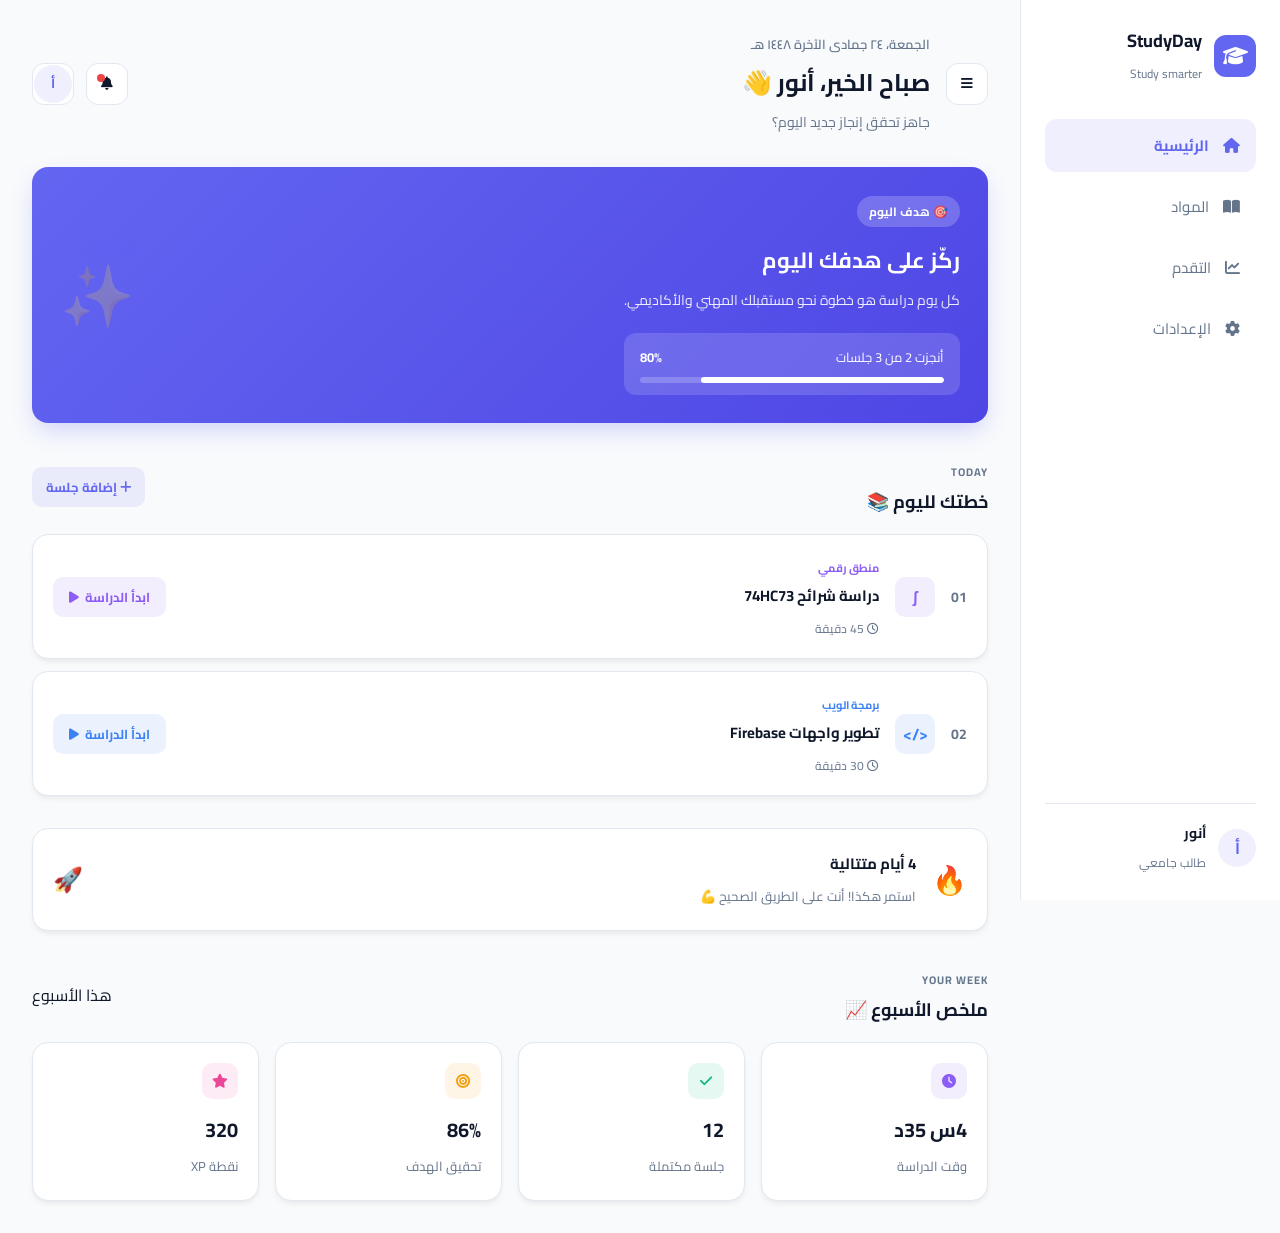
<file: index.html>
<!DOCTYPE html>
<html lang="ar" dir="rtl">
<head>
    <meta charset="UTF-8">
    <meta name="viewport" content="width=device-width, initial-scale=1.0">
    <title>StudyDay | خطتك للدراسة الذكية</title>

    <!-- Google Fonts -->
    <link rel="preconnect" href="https://fonts.googleapis.com">
    <link rel="preconnect" href="https://fonts.gstatic.com" crossorigin>
    <link href="https://fonts.googleapis.com/css2?family=Cairo:wght@400;500;600;700;800;900&display=swap" rel="stylesheet">

    <!-- FontAwesome Icons -->
    <link rel="stylesheet" href="https://cdnjs.cloudflare.com/ajax/libs/font-awesome/6.4.0/css/all.min.css">

    <!-- Main CSS -->
    <link rel="stylesheet" href="style.css">
</head>
<body>

<div class="app">

    <!-- =========================
         SIDEBAR (الشريط الجانبي)
    ========================== -->
    <aside class="sidebar">
        <div class="logo">
            <div class="logo-icon"><i class="fa-solid fa-graduation-cap"></i></div>
            <div>
                <strong>StudyDay</strong>
                <span>Study smarter</span>
            </div>
        </div>

        <nav class="navigation">
            <button class="nav-item active" data-page="home" type="button">
                <span><i class="fa-solid fa-house"></i></span>
                <label>الرئيسية</label>
            </button>
            <button class="nav-item" data-page="subjects" type="button">
                <span><i class="fa-solid fa-book-open"></i></span>
                <label>المواد</label>
            </button>
            <button class="nav-item" data-page="progress" type="button">
                <span><i class="fa-solid fa-chart-line"></i></span>
                <label>التقدم</label>
            </button>
            <button class="nav-item" data-page="settings" type="button">
                <span><i class="fa-solid fa-gear"></i></span>
                <label>الإعدادات</label>
            </button>
        </nav>

        <div class="sidebar-bottom">
            <div class="mini-profile">
                <div class="avatar">أ</div>
                <div>
                    <strong>أنور</strong>
                    <span>طالب جامعي</span>
                </div>
            </div>
        </div>
    </aside>

    <!-- =========================
         MAIN CONTENT (المحتوى الرئيسي)
    ========================== -->
    <main class="main">

        <!-- TOPBAR (الشريط العلوي) -->
        <header class="topbar">
           <div class="topbar-right">
               <!-- زر إزاحة / تبديل القائمة الجانبية -->
               <button class="icon-button" id="sidebarToggleBtn" type="button" aria-label="تبديل القائمة">
                   <i class="fa-solid fa-bars"></i>
               </button>
               <div>
                   <p class="small-date" id="currentDate"></p>
                   <h1>صباح الخير، أنور <span>👋</span></h1>
                   <p class="subtitle">جاهز تحقق إنجاز جديد اليوم؟</p>
               </div>
            </div>

            <div class="top-actions">
               <button class="icon-button" type="button" aria-label="الإشعارات">
                   <i class="fa-solid fa-bell"></i>
                   <span class="notification-dot"></span>
               </button>
               <button class="profile-button" type="button" aria-label="الملف الشخصي">
                   <div class="avatar">أ</div>
               </button>
           </div>
       </header>

        <!-- =========================
             1. HOME PAGE (صفحة الرئيسية)
        ========================== -->
        <section id="home" class="page active-page">
            <!-- HERO CARD -->
            <div class="hero-card">
                <div class="hero-content">
                    <div class="hero-badge">🎯 هدف اليوم</div>
                    <h2>ركّز على هدفك اليوم</h2>
                    <p>كل يوم دراسة هو خطوة نحو مستقبلك المهني والأكاديمي.</p>

                    <div class="hero-progress">
                        <div class="progress-info">
                            <span>أنجزت 2 من 3 جلسات</span>
                            <strong>80%</strong>
                        </div>
                        <div class="progress-track">
                            <div class="progress-fill" style="width:80%"></div>
                        </div>
                    </div>
                </div>
                <div class="hero-decoration">✨</div>
            </div>

            <!-- TODAY'S PLAN -->
            <div class="section-header">
                <div>
                    <span class="section-kicker">TODAY</span>
                    <h2>خطتك لليوم 📚</h2>
                </div>
                <button class="add-task-small" type="button" onclick="openModal()">
                    <i class="fa-solid fa-plus"></i> إضافة جلسة
                </button>
            </div>

            <!-- TASKS LIST -->
            <div id="tasksContainer" class="tasks">
                <article class="task-card">
                    <div class="task-number">01</div>
                    <div class="subject-icon purple">∫</div>
                    <div class="task-info">
                        <span class="subject-name purple-text">منطق رقمي</span>
                        <h3>دراسة شرائح 74HC73</h3>
                        <span class="task-time"><i class="fa-regular fa-clock"></i> 45 دقيقة</span>
                    </div>
                    <button class="start-button purple-button" type="button" onclick="startStudy('دراسة شرائح 74HC73', 45)">
                        ابدأ الدراسة <span><i class="fa-solid fa-play"></i></span>
                    </button>
                </article>

                <article class="task-card">
                    <div class="task-number">02</div>
                    <div class="subject-icon blue">&lt;/&gt;</div>
                    <div class="task-info">
                        <span class="subject-name blue-text">برمجة الويب</span>
                        <h3>تطوير واجهات Firebase</h3>
                        <span class="task-time"><i class="fa-regular fa-clock"></i> 30 دقيقة</span>
                    </div>
                    <button class="start-button blue-button" type="button" onclick="startStudy('تطوير واجهات Firebase', 30)">
                        ابدأ الدراسة <span><i class="fa-solid fa-play"></i></span>
                    </button>
                </article>
            </div>

            <!-- STREAK -->
            <div class="streak-card">
                <div class="streak-icon">🔥</div>
                <div class="streak-info">
                    <strong>4 أيام متتالية</strong>
                    <span>استمر هكذا! أنت على الطريق الصحيح 💪</span>
                </div>
                <div class="rocket">🚀</div>
            </div>

            <!-- STATISTICS HEADER -->
            <div class="section-header statistics-header">
                <div>
                    <span class="section-kicker">YOUR WEEK</span>
                    <h2>ملخص الأسبوع 📈</h2>
                </div>
                <span class="week-label">هذا الأسبوع</span>
            </div>

            <!-- STATS GRID -->
            <div class="stats-grid">
                <div class="stat-card">
                    <div class="stat-icon purple-bg"><i class="fa-solid fa-clock"></i></div>
                    <strong>4س 35د</strong>
                    <span>وقت الدراسة</span>
                </div>
                <div class="stat-card">
                    <div class="stat-icon green-bg"><i class="fa-solid fa-check"></i></div>
                    <strong>12</strong>
                    <span>جلسة مكتملة</span>
                </div>
                <div class="stat-card">
                    <div class="stat-icon orange-bg"><i class="fa-solid fa-bullseye"></i></div>
                    <strong>86%</strong>
                    <span>تحقيق الهدف</span>
                </div>
                <div class="stat-card">
                    <div class="stat-icon pink-bg"><i class="fa-solid fa-star"></i></div>
                    <strong>320</strong>
                    <span>نقطة XP</span>
                </div>
            </div>
        </section>

        <!-- =========================
             2. SUBJECTS PAGE (صفحة المواد)
        ========================== -->
        <section id="subjects" class="page">
            <div class="page-title">
                <span class="section-kicker">MY SUBJECTS</span>
                <h2>المواد الدراسية 📚</h2>
                <p>تابع مستواك في كل مادة هندسية وبرمجية بسهولة.</p>
            </div>

            <div class="subjects-grid">
                <div class="subject-large purple-card">
                    <div class="subject-large-icon">∫</div>
                    <h3>منطق رقمي</h3>
                    <strong>68%</strong>
                    <div class="progress-track"><div class="progress-fill" style="width:68%"></div></div>
                    <span>170 دقيقة من 250</span>
                </div>

                <div class="subject-large blue-card">
                    <div class="subject-large-icon">&lt;/&gt;</div>
                    <h3>برمجة الويب</h3>
                    <strong>91%</strong>
                    <div class="progress-track"><div class="progress-fill" style="width:91%"></div></div>
                    <span>230 دقيقة من 300</span>
                </div>
            </div>
        </section>

        <!-- =========================
             3. PROGRESS PAGE (صفحة التقدم)
        ========================== -->
        <section id="progress" class="page">
            <div class="page-title">
                <span class="section-kicker">PROGRESS</span>
                <h2>تقدمي وإحصائياتي 📈</h2>
                <p>أنت لا تنافس أحدًا. أنت تبني نسخة أفضل من نفسك.</p>
            </div>

            <div class="progress-big-card">
                <div class="progress-heading">
                    <div>
                        <span>وقت الدراسة هذا الأسبوع</span>
                        <strong>4س 35د</strong>
                    </div>
                    <div class="growth">+23%</div>
                </div>

                <div class="chart">
                    <div class="chart-bar" style="height:35%"><span>س</span></div>
                    <div class="chart-bar" style="height:58%"><span>ح</span></div>
                    <div class="chart-bar" style="height:42%"><span>ن</span></div>
                    <div class="chart-bar" style="height:78%"><span>ث</span></div>
                    <div class="chart-bar selected" style="height:92%"><span>ر</span></div>
                    <div class="chart-bar" style="height:55%"><span>خ</span></div>
                    <div class="chart-bar" style="height:28%"><span>ج</span></div>
                </div>
            </div>
        </section>

        <!-- =========================
             4. SETTINGS PAGE (صفحة الإعدادات)
        ========================== -->
        <section id="settings" class="page">
            <div class="page-title">
                <span class="section-kicker">SETTINGS</span>
                <h2>الإعدادات ⚙️</h2>
            </div>

            <div class="settings-card">
                <div class="setting-row">
                    <div>
                        <strong>الوضع الداكن</strong>
                        <span>استخدم المظهر الداكن ليلًا لراحة عينيك</span>
                    </div>
                    <label class="switch">
                        <input type="checkbox" id="darkModeToggle">
                        <span class="slider"></span>
                    </label>
                </div>

                <div class="setting-row">
                    <div>
                        <strong>التذكيرات</strong>
                        <span>ذكّرني بمواعيد الجلسات الدراسية</span>
                    </div>
                    <label class="switch">
                        <input type="checkbox" checked>
                        <span class="slider"></span>
                    </label>
                </div>
            </div>
        </section>

    </main>
</div>

<!-- =========================
     ADD TASK MODAL (نافذة إضافة مهمة)
========================== -->
<div class="modal-overlay" id="taskModal" onclick="closeModalOutside(event)">
    <div class="modal" onclick="event.stopPropagation()">
        <button class="modal-close" type="button" onclick="closeModal()" aria-label="إغلاق">×</button>
        <div class="modal-icon">✨</div>
        <h2>أضف جلسة جديدة</h2>
        <p>ماذا تريد أن تدرس اليوم؟</p>

        <form id="taskForm">
            <label for="taskTitle">اسم المهمة</label>
            <input id="taskTitle" type="text" placeholder="مثلاً: مراجعة الدوائر المتكاملة" required>

            <label for="taskSubject">المادة</label>
            <select id="taskSubject">
                <option value="منطق رقمي">منطق رقمي</option>
                <option value="برمجة الويب">برمجة الويب</option>
            </select>

            <label for="taskMinutes">مدة الدراسة (بالدقائق)</label>
            <input id="taskMinutes" type="number" value="30" min="1" max="300" required>

            <button type="submit" class="submit-button">إضافة الجلسة</button>
        </form>
    </div>
</div>

<!-- =========================
     STUDY TIMER (مؤقت الدراسة)
========================== -->
<div class="timer-overlay" id="timerOverlay">
    <div class="timer-modal">
        <button class="modal-close" type="button" onclick="closeTimer()" aria-label="إغلاق">×</button>
        <span class="timer-label">جلسة الدراسة</span>
        <h2 id="timerTitle">التكامل والتفاضل</h2>

        <div class="timer-circle">
            <div>
                <strong id="timerDisplay">45:00</strong>
                <span>ركّز الآن</span>
            </div>
        </div>

        <div class="timer-buttons">
            <button id="timerStart" class="timer-start" type="button" onclick="toggleTimer()">
                ▶ ابدأ التركيز
            </button>
            <button class="timer-finish" type="button" onclick="finishTimer()">
                إنهاء
            </button>
        </div>
    </div>
</div>

<!-- JavaScript Link -->
<script src="app.js"></script>

</body>
</html>
</file>
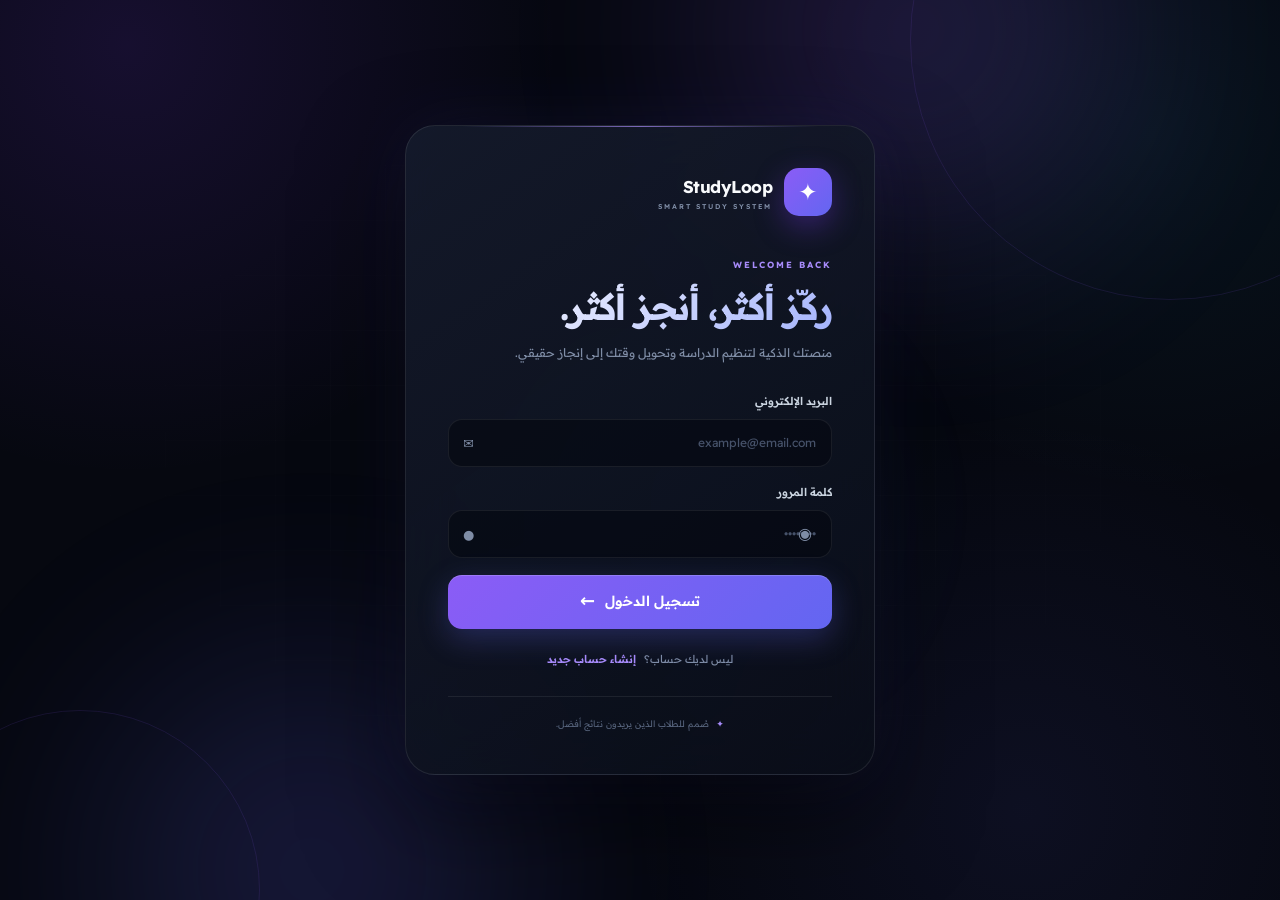
<file: 1index.html>
<!DOCTYPE html>
<html lang="ar" dir="rtl">
<head>
    <meta charset="UTF-8">
    <meta name="viewport" content="width=device-width, initial-scale=1.0">

    <title>StudyLoop — منصة الدراسة الذكية</title>

    <meta
        name="description"
        content="StudyLoop - منصة ذكية لتنظيم الدراسة ومتابعة جلسات التعلم والمراجعة."
    >

    <link rel="preconnect" href="https://fonts.googleapis.com">
    <link rel="preconnect" href="https://fonts.gstatic.com" crossorigin>

    <link
        href="https://fonts.googleapis.com/css2?family=Readex+Pro:wght@300;400;500;600;700&display=swap"
        rel="stylesheet"
    >

    <style>
/* =========================================================
   STUDYLOOP V2 — PREMIUM SAAS DESIGN SYSTEM
   ========================================================= */

:root {
    --bg: #060810;
    --bg-soft: #090d18;
    --surface: rgba(15, 20, 34, 0.72);
    --surface-solid: #101625;
    --surface-light: rgba(255, 255, 255, 0.045);

    --primary: #8b5cf6;
    --primary-light: #a78bfa;
    --primary-dark: #6d28d9;

    --indigo: #6366f1;
    --cyan: #22d3ee;
    --green: #10b981;
    --orange: #f59e0b;
    --red: #ef4444;

    --text: #f8fafc;
    --text-soft: #cbd5e1;
    --muted: #7f8da6;
    --muted-dark: #536078;

    --border: rgba(255, 255, 255, 0.075);
    --border-hover: rgba(139, 92, 246, 0.42);

    --shadow:
        0 30px 80px rgba(0, 0, 0, 0.38);

    --glow:
        0 0 50px rgba(124, 58, 237, 0.13);

    --radius-sm: 10px;
    --radius-md: 14px;
    --radius-lg: 22px;
    --radius-xl: 30px;

    --sidebar-width: 260px;

    --transition:
        260ms cubic-bezier(0.22, 1, 0.36, 1);
}

/* =========================================================
   RESET
   ========================================================= */

* {
    box-sizing: border-box;
    margin: 0;
    padding: 0;
}

html {
    scroll-behavior: smooth;
}

body {
    min-height: 100vh;
    overflow-x: hidden;

    background:
        radial-gradient(
            circle at 10% 5%,
            rgba(124, 58, 237, 0.14),
            transparent 30%
        ),
        radial-gradient(
            circle at 90% 15%,
            rgba(34, 211, 238, 0.06),
            transparent 26%
        ),
        radial-gradient(
            circle at 80% 90%,
            rgba(99, 102, 241, 0.08),
            transparent 30%
        ),
        var(--bg);

    color: var(--text);

    font-family:
        "Readex Pro",
        "Segoe UI",
        system-ui,
        sans-serif;

    line-height: 1.6;
}

button,
input,
select,
textarea {
    font: inherit;
}

button {
    border: 0;
}

button,
a {
    -webkit-tap-highlight-color: transparent;
}

button:focus-visible,
input:focus-visible {
    outline: 2px solid var(--primary-light);
    outline-offset: 3px;
}

[hidden] {
    display: none !important;
}

/* =========================================================
   AMBIENT LIGHT
   ========================================================= */

.ambient {
    position: fixed;
    width: 420px;
    height: 420px;
    border-radius: 50%;
    filter: blur(110px);
    pointer-events: none;
    z-index: -1;
    opacity: 0.18;
}

.ambient-one {
    top: -180px;
    right: 12%;
    background: var(--primary);
}

.ambient-two {
    bottom: -180px;
    left: 8%;
    background: var(--indigo);
}

.ambient-three {
    top: 42%;
    left: 45%;
    width: 260px;
    height: 260px;
    background: var(--cyan);
    opacity: 0.06;
}

/* =========================================================
   SCROLLBAR
   ========================================================= */

::-webkit-scrollbar {
    width: 8px;
}

::-webkit-scrollbar-track {
    background: #070a12;
}

::-webkit-scrollbar-thumb {
    background: rgba(139, 92, 246, 0.35);
    border-radius: 20px;
}

::-webkit-scrollbar-thumb:hover {
    background: var(--primary);
}

/* =========================================================
   BUTTONS
   ========================================================= */

.btn {
    min-height: 46px;
    padding: 0 20px;

    border-radius: var(--radius-md);

    display: inline-flex;
    align-items: center;
    justify-content: center;
    gap: 10px;

    cursor: pointer;

    font-size: 13px;
    font-weight: 600;

    transition:
        transform var(--transition),
        box-shadow var(--transition),
        background var(--transition),
        border-color var(--transition);

    position: relative;
    overflow: hidden;
}

.btn::before {
    content: "";

    position: absolute;
    inset: 0;

    background:
        linear-gradient(
            110deg,
            transparent 25%,
            rgba(255, 255, 255, 0.15) 50%,
            transparent 75%
        );

    transform: translateX(-120%);
    transition: transform 650ms ease;
}

.btn:hover::before {
    transform: translateX(120%);
}

.btn:hover {
    transform: translateY(-2px);
}

.btn-primary {
    color: white;

    background:
        linear-gradient(
            135deg,
            #8b5cf6,
            #6366f1
        );

    box-shadow:
        0 10px 30px rgba(99, 102, 241, 0.28),
        inset 0 1px rgba(255, 255, 255, 0.18);
}

.btn-primary:hover {
    box-shadow:
        0 15px 40px rgba(124, 58, 237, 0.42),
        0 0 25px rgba(139, 92, 246, 0.18);
}

.btn-ghost {
    color: var(--text-soft);

    background: rgba(255, 255, 255, 0.045);

    border: 1px solid var(--border);
}

.btn-ghost:hover {
    color: white;
    border-color: var(--border-hover);
    background: rgba(139, 92, 246, 0.08);
}

.btn-danger {
    color: white;

    background:
        linear-gradient(
            135deg,
            #ef4444,
            #dc2626
        );

    box-shadow:
        0 10px 30px rgba(239, 68, 68, 0.2);
}

.btn-large {
    width: 100%;
    min-height: 54px;
    font-size: 14px;
}

.btn-arrow {
    font-size: 18px;
}

/* =========================================================
   AUTH
   ========================================================= */

.auth-screen {
    min-height: 100vh;

    display: flex;
    align-items: center;
    justify-content: center;

    padding: 30px;

    position: relative;
    overflow: hidden;
}

.auth-screen::before {
    content: "";

    position: absolute;
    inset: 0;

    background-image:
        linear-gradient(
            rgba(255, 255, 255, 0.018) 1px,
            transparent 1px
        ),
        linear-gradient(
            90deg,
            rgba(255, 255, 255, 0.018) 1px,
            transparent 1px
        );

    background-size: 55px 55px;

    mask-image:
        radial-gradient(
            ellipse at center,
            black,
            transparent 75%
        );

    pointer-events: none;
}

.auth-decoration {
    position: absolute;
    border-radius: 50%;
    border: 1px solid rgba(139, 92, 246, 0.12);
    pointer-events: none;
}

.auth-decoration-one {
    width: 520px;
    height: 520px;
    top: -220px;
    right: -150px;
}

.auth-decoration-two {
    width: 360px;
    height: 360px;
    bottom: -170px;
    left: -100px;
}

.auth-card {
    width: min(100%, 470px);

    padding: 42px;

    position: relative;
    z-index: 2;

    border:
        1px solid rgba(255, 255, 255, 0.09);

    border-radius: 30px;

    background:
        linear-gradient(
            145deg,
            rgba(21, 27, 44, 0.92),
            rgba(10, 14, 25, 0.82)
        );

    backdrop-filter: blur(30px);
    -webkit-backdrop-filter: blur(30px);

    box-shadow:
        0 40px 100px rgba(0, 0, 0, 0.5),
        0 0 70px rgba(99, 102, 241, 0.1);

    animation: authAppear 700ms cubic-bezier(0.22, 1, 0.36, 1);
}

.auth-card::before {
    content: "";

    position: absolute;

    top: 0;
    left: 12%;
    right: 12%;

    height: 1px;

    background:
        linear-gradient(
            90deg,
            transparent,
            rgba(167, 139, 250, 0.7),
            transparent
        );
}

@keyframes authAppear {
    from {
        opacity: 0;
        transform: translateY(25px) scale(0.97);
    }

    to {
        opacity: 1;
        transform: translateY(0) scale(1);
    }
}

.brand-mark,
.sidebar-brand {
    display: flex;
    align-items: center;
    gap: 12px;
}

.brand-icon {
    width: 48px;
    height: 48px;

    display: grid;
    place-items: center;

    border-radius: 15px;

    color: white;

    background:
        linear-gradient(
            135deg,
            #8b5cf6,
            #6366f1
        );

    box-shadow:
        0 10px 30px rgba(124, 58, 237, 0.35);
}

.brand-icon.small {
    width: 40px;
    height: 40px;
    border-radius: 12px;
}

.brand-icon span {
    font-size: 23px;
}

.brand-name {
    font-size: 17px;
    font-weight: 700;
    letter-spacing: -0.5px;
}

.brand-caption {
    margin-top: 1px;

    color: var(--muted);

    font-size: 7px;
    font-weight: 600;
    letter-spacing: 2px;
}

.auth-header {
    margin: 42px 0 28px;
}

.eyebrow,
.panel-kicker {
    display: block;

    color: var(--primary-light);

    font-size: 9px;
    font-weight: 700;
    letter-spacing: 2px;
}

.auth-header h1 {
    margin-top: 10px;

    font-size: clamp(28px, 6vw, 36px);
    line-height: 1.35;
    letter-spacing: -1.2px;

    background:
        linear-gradient(
            135deg,
            white,
            #a5b4fc
        );

    -webkit-background-clip: text;
    -webkit-text-fill-color: transparent;
}

.auth-header p {
    margin-top: 10px;

    color: var(--muted);

    font-size: 12px;
    line-height: 2;
}

.form {
    display: flex;
    flex-direction: column;
    gap: 17px;
}

.form-group {
    display: flex;
    flex-direction: column;
    gap: 8px;
}

.form-group label {
    color: var(--text-soft);

    font-size: 11px;
    font-weight: 600;
}

.input-wrapper {
    position: relative;
}

.input-wrapper > input {
    padding-left: 46px;
}

.input-icon {
    position: absolute;

    left: 15px;
    top: 50%;

    transform: translateY(-50%);

    color: var(--muted);

    font-size: 13px;

    pointer-events: none;
}

input,
select,
textarea {
    width: 100%;

    min-height: 48px;

    padding: 12px 15px;

    border-radius: var(--radius-md);

    border: 1px solid var(--border);

    background: rgba(5, 8, 16, 0.58);

    color: white;

    outline: none;

    font-size: 12px;

    transition:
        border-color var(--transition),
        box-shadow var(--transition),
        background var(--transition);
}

input::placeholder {
    color: #46526a;
}

input:focus {
    border-color: rgba(139, 92, 246, 0.6);

    background: rgba(8, 11, 21, 0.85);

    box-shadow:
        0 0 0 4px rgba(139, 92, 246, 0.07),
        0 0 30px rgba(139, 92, 246, 0.08);
}

.password-toggle {
    position: absolute;

    right: 12px;
    top: 50%;

    transform: translateY(-50%);

    width: 30px;
    height: 30px;

    border-radius: 8px;

    color: var(--muted);
    background: transparent;

    cursor: pointer;
}

.password-toggle:hover {
    color: white;
    background: rgba(255, 255, 255, 0.05);
}

.auth-toggle {
    margin-top: 22px;

    text-align: center;

    color: var(--muted);

    font-size: 11px;
}

.auth-toggle button {
    margin-right: 5px;

    color: var(--primary-light);

    background: transparent;

    cursor: pointer;

    font-weight: 600;
}

.auth-toggle button:hover {
    color: white;
}

.auth-footer {
    margin-top: 28px;

    padding-top: 20px;

    border-top: 1px solid var(--border);

    color: var(--muted-dark);

    text-align: center;

    font-size: 9px;
}

.auth-footer span {
    color: var(--primary-light);
    margin-left: 4px;
}

/* =========================================================
   APP SHELL
   ========================================================= */

.app-shell {
    min-height: 100vh;
}

.sidebar {
    width: var(--sidebar-width);

    position: fixed;
    top: 0;
    bottom: 0;
    right: 0;

    padding: 26px 18px;

    display: flex;
    flex-direction: column;

    background:
        linear-gradient(
            180deg,
            rgba(13, 18, 31, 0.92),
            rgba(8, 11, 20, 0.92)
        );

    border-left: 1px solid var(--border);

    backdrop-filter: blur(25px);
    -webkit-backdrop-filter: blur(25px);

    z-index: 1000;
}

.sidebar-brand {
    padding: 0 10px 28px;

    border-bottom: 1px solid var(--border);
}

.sidebar-nav {
    display: flex;
    flex-direction: column;

    gap: 6px;

    margin-top: 28px;
}

.nav-item {
    width: 100%;
    min-height: 49px;

    padding: 0 14px;

    display: flex;
    align-items: center;

    gap: 12px;

    border-radius: 13px;

    color: var(--muted);

    background: transparent;

    cursor: pointer;

    font-size: 12px;
    font-weight: 500;

    text-align: right;

    transition:
        color var(--transition),
        background var(--transition),
        transform var(--transition);
}

.nav-item:hover {
    color: var(--text-soft);
    background: rgba(255, 255, 255, 0.035);
    transform: translateX(-2px);
}

.nav-item.active {
    color: white;

    background:
        linear-gradient(
            90deg,
            rgba(139, 92, 246, 0.2),
            rgba(99, 102, 241, 0.08)
        );

    box-shadow:
        inset 3px 0 0 var(--primary-light);
}

.nav-icon {
    width: 30px;
    height: 30px;

    display: grid;
    place-items: center;

    border-radius: 9px;

    background: rgba(255, 255, 255, 0.035);

    font-size: 15px;
}

.nav-item.active .nav-icon {
    color: var(--primary-light);
    background: rgba(139, 92, 246, 0.13);
}

.nav-badge {
    margin-right: auto;

    min-width: 20px;
    height: 20px;

    display: grid;
    place-items: center;

    padding: 0 5px;

    border-radius: 7px;

    color: white;

    background: rgba(239, 68, 68, 0.85);

    font-size: 9px;
}

.sidebar-bottom {
    margin-top: auto;
}

.sidebar-tip {
    padding: 16px;

    border:
        1px solid rgba(139, 92, 246, 0.13);

    border-radius: 17px;

    background:
        linear-gradient(
            145deg,
            rgba(139, 92, 246, 0.1),
            rgba(99, 102, 241, 0.035)
        );
}

.tip-icon {
    width: 31px;
    height: 31px;

    display: grid;
    place-items: center;

    margin-bottom: 10px;

    border-radius: 9px;

    color: var(--primary-light);

    background: rgba(139, 92, 246, 0.13);
}

.sidebar-tip strong {
    font-size: 10px;
}

.sidebar-tip p {
    margin-top: 5px;

    color: var(--muted);

    font-size: 9px;
    line-height: 1.8;
}

.sidebar-profile {
    width: 100%;

    margin-top: 14px;
    padding: 10px;

    display: flex;
    align-items: center;
    gap: 10px;

    border: 1px solid transparent;
    border-radius: 14px;

    color: white;

    background: transparent;

    cursor: pointer;

    text-align: right;

    transition: all var(--transition);
}

.sidebar-profile:hover {
    border-color: var(--border);
    background: rgba(255, 255, 255, 0.035);
}

.avatar {
    width: 35px;
    height: 35px;

    display: grid;
    place-items: center;

    flex-shrink: 0;

    border-radius: 11px;

    color: white;

    background:
        linear-gradient(
            135deg,
            #8b5cf6,
            #6366f1
        );

    font-size: 12px;
    font-weight: 700;
}

.profile-mini {
    display: flex;
    flex-direction: column;

    min-width: 0;
}

.profile-mini strong {
    max-width: 135px;

    overflow: hidden;
    text-overflow: ellipsis;
    white-space: nowrap;

    font-size: 10px;
}

.profile-mini span {
    color: var(--muted);

    font-size: 8px;
}

.profile-arrow {
    margin-right: auto;

    color: var(--muted);

    font-size: 20px;
}

/* =========================================================
   MAIN
   ========================================================= */

.main-content {
    min-height: 100vh;

    margin-right: var(--sidebar-width);
}

.topbar {
    height: 82px;

    padding: 0 42px;

    display: flex;
    align-items: center;
    justify-content: space-between;

    position: sticky;
    top: 0;

    background: rgba(6, 8, 16, 0.72);

    border-bottom: 1px solid var(--border);

    backdrop-filter: blur(22px);
    -webkit-backdrop-filter: blur(22px);

    z-index: 100;
}

.topbar-right,
.topbar-left {
    display: flex;
    align-items: center;
    gap: 16px;
}

.topbar-label {
    display: block;

    color: var(--muted);

    font-size: 8px;
    letter-spacing: 1px;
}

.topbar h2 {
    margin-top: 1px;

    color: white;

    font-size: 16px;
    font-weight: 600;
}

.date-chip {
    height: 34px;

    padding: 0 12px;

    display: flex;
    align-items: center;
    gap: 7px;

    border: 1px solid var(--border);
    border-radius: 10px;

    color: var(--muted);

    background: rgba(255, 255, 255, 0.025);

    font-size: 9px;
}

.user-avatar-button {
    padding: 0;

    background: transparent;

    cursor: pointer;
}

.user-avatar-button .avatar {
    width: 38px;
    height: 38px;

    border: 2px solid rgba(167, 139, 250, 0.22);
}

.mobile-menu-button {
    display: none;
}

/* =========================================================
   CONTENT
   ========================================================= */

.content-wrapper {
    width: min(100%, 1440px);

    margin: 0 auto;

    padding: 36px 42px 70px;
}

.page-section {
    display: none;

    animation: sectionAppear 420ms cubic-bezier(0.22, 1, 0.36, 1);
}

.page-section.active {
    display: block;
}

@keyframes sectionAppear {
    from {
        opacity: 0;
        transform: translateY(10px);
    }

    to {
        opacity: 1;
        transform: translateY(0);
    }
}

/* =========================================================
   HERO
   ========================================================= */

.hero-section {
    min-height: 280px;

    padding: 38px 42px;

    display: flex;
    align-items: center;
    justify-content: space-between;

    position: relative;
    overflow: hidden;

    border:
        1px solid rgba(139, 92, 246, 0.14);

    border-radius: var(--radius-xl);

    background:
        radial-gradient(
            circle at 15% 20%,
            rgba(139, 92, 246, 0.17),
            transparent 38%
        ),
        linear-gradient(
            135deg,
            rgba(18, 24, 40, 0.94),
            rgba(9, 13, 24, 0.86)
        );

    box-shadow: var(--shadow), var(--glow);
}

.hero-section::after {
    content: "";

    position: absolute;
    width: 500px;
    height: 500px;

    top: -300px;
    left: -180px;

    border-radius: 50%;

    border: 1px solid rgba(139, 92, 246, 0.08);
}

.hero-content {
    max-width: 650px;

    position: relative;
    z-index: 2;
}

.hero-content h1 {
    margin-top: 10px;

    font-size: clamp(28px, 4vw, 43px);
    line-height: 1.35;

    letter-spacing: -1.5px;

    background:
        linear-gradient(
            135deg,
            #ffffff,
            #c4b5fd 65%,
            #818cf8
        );

    -webkit-background-clip: text;
    -webkit-text-fill-color: transparent;
}

.hero-content p {
    max-width: 570px;

    margin-top: 10px;

    color: var(--muted);

    font-size: 12px;
}

.hero-actions {
    display: flex;
    gap: 10px;

    margin-top: 24px;
}

.hero-orbit {
    width: 220px;
    height: 220px;

    margin-left: 30px;

    position: relative;

    display: grid;
    place-items: center;

    flex-shrink: 0;
}

.orbit-ring {
    position: absolute;

    border: 1px solid rgba(139, 92, 246, 0.18);

    border-radius: 50%;
}

.ring-one {
    inset: 0;
    animation: orbitSpin 18s linear infinite;
}

.ring-two {
    inset: 24px;
    border-color: rgba(99, 102, 241, 0.2);
    animation: orbitSpinReverse 14s linear infinite;
}

.ring-three {
    inset: 48px;
    border-color: rgba(34, 211, 238, 0.14);
}

@keyframes orbitSpin {
    to {
        transform: rotate(360deg);
    }
}

@keyframes orbitSpinReverse {
    to {
        transform: rotate(-360deg);
    }
}

.hero-core {
    width: 82px;
    height: 82px;

    display: grid;
    place-items: center;

    border-radius: 50%;

    color: white;

    background:
        radial-gradient(
            circle at 35% 30%,
            #a78bfa,
            #6366f1 45%,
            #312e81
        );

    box-shadow:
        0 0 60px rgba(124, 58, 237, 0.42),
        inset 0 2px rgba(255, 255, 255, 0.25);

    animation: coreFloat 4s ease-in-out infinite;
}

.hero-core span {
    font-size: 34px;
}

@keyframes coreFloat {
    50% {
        transform: translateY(-8px) scale(1.04);
    }
}

.orbit-dot {
    width: 8px;
    height: 8px;

    position: absolute;

    border-radius: 50%;

    background: var(--primary-light);

    box-shadow: 0 0 20px currentColor;
}

.dot-one {
    top: 15px;
    left: 70px;
}

.dot-two {
    right: 15px;
    bottom: 65px;

    background: var(--cyan);
}

.dot-three {
    left: 45px;
    bottom: 15px;

    background: var(--green);
}

/* =========================================================
   STATS
   ========================================================= */

.stats-grid {
    display: grid;

    grid-template-columns:
        repeat(4, minmax(0, 1fr));

    gap: 14px;

    margin-top: 18px;
}

.stat-card {
    min-height: 150px;

    padding: 21px;

    border:
        1px solid var(--border);

    border-radius: 20px;

    background:
        linear-gradient(
            145deg,
            rgba(20, 27, 44, 0.78),
            rgba(10, 14, 25, 0.68)
        );

    box-shadow: 0 20px 50px rgba(0, 0, 0, 0.18);

    transition:
        transform var(--transition),
        border-color var(--transition),
        box-shadow var(--transition);
}

.stat-card:hover {
    transform: translateY(-4px);

    border-color: var(--border-hover);

    box-shadow:
        0 25px 55px rgba(0, 0, 0, 0.3),
        0 0 30px rgba(124, 58, 237, 0.08);
}

.stat-card-top {
    display: flex;
    align-items: center;
    justify-content: space-between;
}

.stat-icon {
    width: 37px;
    height: 37px;

    display: grid;
    place-items: center;

    border-radius: 11px;

    font-size: 15px;
}

.stat-icon.purple {
    color: #c4b5fd;
    background: rgba(139, 92, 246, 0.12);
}

.stat-icon.cyan {
    color: #67e8f9;
    background: rgba(34, 211, 238, 0.09);
}

.stat-icon.green {
    color: #6ee7b7;
    background: rgba(16, 185, 129, 0.09);
}

.stat-icon.orange {
    color: #fcd34d;
    background: rgba(245, 158, 11, 0.09);
}

.stat-trend {
    color: var(--muted-dark);
    font-size: 8px;
}

.stat-value {
    margin-top: 14px;

    color: white;

    font-size: 30px;
    font-weight: 700;
    letter-spacing: -1px;
}

.stat-label {
    margin-top: 1px;

    color: var(--muted);

    font-size: 9px;
}

/* =========================================================
   PANELS
   ========================================================= */

.dashboard-grid {
    display: grid;

    grid-template-columns: 1.65fr 0.85fr;

    gap: 14px;

    margin-top: 14px;
}

.glass-panel {
    padding: 24px;

    border:
        1px solid var(--border);

    border-radius: 22px;

    background:
        linear-gradient(
            145deg,
            rgba(17, 23, 38, 0.8),
            rgba(9, 13, 23, 0.72)
        );

    backdrop-filter: blur(18px);
    -webkit-backdrop-filter: blur(18px);

    box-shadow:
        0 25px 65px rgba(0, 0, 0, 0.18);
}

.panel-header {
    display: flex;
    align-items: center;
    justify-content: space-between;
}

.panel-header h3 {
    margin-top: 4px;

    color: white;

    font-size: 14px;
    font-weight: 600;
}

.period-switch {
    padding: 6px 10px;

    border: 1px solid var(--border);
    border-radius: 9px;

    color: var(--text-soft);

    background: rgba(255, 255, 255, 0.03);

    font-size: 8px;
}

.period-switch .active {
    color: var(--primary-light);
}

.weekly-chart {
    height: 190px;

    margin-top: 28px;

    display: grid;

    grid-template-columns:
        repeat(7, 1fr);

    align-items: end;

    gap: 13px;

    padding: 0 8px;
}

.chart-bar-wrap {
    height: 100%;

    display: flex;
    align-items: flex-end;
    justify-content: center;
}

.chart-bar {
    width: min(34px, 70%);

    min-height: 6px;

    border-radius:
        8px 8px 3px 3px;

    background:
        linear-gradient(
            180deg,
            #a78bfa,
            #6366f1
        );

    box-shadow:
        0 0 20px rgba(99, 102, 241, 0.18);

    transform-origin: bottom;

    animation: barGrow 700ms cubic-bezier(0.22, 1, 0.36, 1);
}

@keyframes barGrow {
    from {
        transform: scaleY(0);
    }

    to {
        transform: scaleY(1);
    }
}

.chart-days {
    display: grid;

    grid-template-columns:
        repeat(7, 1fr);

    margin-top: 9px;

    color: var(--muted-dark);

    font-size: 8px;

    text-align: center;
}

.focus-panel {
    position: relative;
    overflow: hidden;
}

.focus-panel::before {
    content: "";

    position: absolute;

    width: 180px;
    height: 180px;

    top: -80px;
    left: -60px;

    border-radius: 50%;

    background: rgba(16, 185, 129, 0.06);

    filter: blur(30px);
}

.focus-star {
    color: #a78bfa;
    font-size: 20px;
}

.focus-ring {
    width: 145px;
    height: 145px;

    margin: 18px auto;

    padding: 9px;

    display: grid;
    place-items: center;

    border-radius: 50%;

    background:
        conic-gradient(
            var(--primary),
            var(--indigo),
            rgba(139, 92, 246, 0.08) 70%,
            rgba(139, 92, 246, 0.08)
        );

    box-shadow:
        0 0 40px rgba(124, 58, 237, 0.12);
}

.focus-ring-inner {
    width: 100%;
    height: 100%;

    display: flex;
    flex-direction: column;
    align-items: center;
    justify-content: center;

    border-radius: 50%;

    background: #0b101c;
}

.focus-ring-inner strong {
    color: white;
    font-size: 27px;
}

.focus-ring-inner span {
    color: var(--muted);
    font-size: 8px;
}

.focus-meta {
    display: flex;
    justify-content: space-between;

    color: var(--muted);

    font-size: 9px;
}

.focus-meta strong {
    color: var(--text-soft);
}

.progress {
    height: 6px;

    margin-top: 10px;

    overflow: hidden;

    border-radius: 20px;

    background: rgba(255, 255, 255, 0.05);
}

.progress span {
    display: block;

    height: 100%;

    border-radius: inherit;

    background:
        linear-gradient(
            90deg,
            var(--primary),
            var(--cyan)
        );

    transition: width 500ms ease;
}

.focus-panel p {
    margin-top: 12px;

    color: var(--muted);

    text-align: center;

    font-size: 8px;
}

.recent-panel {
    margin-top: 14px;
}

.text-button {
    color: var(--primary-light);

    background: transparent;

    cursor: pointer;

    font-size: 9px;
}

.text-button:hover {
    color: white;
}

.recent-lessons {
    display: grid;

    grid-template-columns:
        repeat(3, 1fr);

    gap: 10px;

    margin-top: 18px;
}

.recent-item {
    padding: 15px;

    display: flex;
    align-items: center;
    gap: 12px;

    border: 1px solid var(--border);
    border-radius: 14px;

    background: rgba(255, 255, 255, 0.025);

    cursor: pointer;

    transition: all var(--transition);
}

.recent-item:hover {
    transform: translateY(-3px);

    border-color: var(--border-hover);

    background: rgba(139, 92, 246, 0.05);
}

.recent-item-icon {
    width: 35px;
    height: 35px;

    display: grid;
    place-items: center;

    flex-shrink: 0;

    border-radius: 10px;

    color: var(--primary-light);

    background: rgba(139, 92, 246, 0.1);
}

.recent-item-info {
    min-width: 0;
}

.recent-item-info strong {
    display: block;

    overflow: hidden;
    text-overflow: ellipsis;
    white-space: nowrap;

    color: white;

    font-size: 10px;
}

.recent-item-info span {
    display: block;

    margin-top: 2px;

    color: var(--muted);

    font-size: 8px;
}

/* =========================================================
   SECTION INTRO
   ========================================================= */

.section-intro {
    margin-bottom: 25px;

    display: flex;
    align-items: flex-end;
    justify-content: space-between;
    gap: 20px;
}

.section-intro h1 {
    margin-top: 5px;

    font-size: 29px;
    letter-spacing: -1px;
}

.section-intro p {
    margin-top: 5px;

    color: var(--muted);

    font-size: 10px;
}

/* =========================================================
   TOOLBAR
   ========================================================= */

.toolbar {
    margin-bottom: 18px;

    display: flex;
    justify-content: space-between;
    gap: 15px;
}

.search-box {
    width: min(100%, 350px);

    position: relative;
}

.search-box span {
    position: absolute;

    right: 14px;
    top: 50%;

    transform: translateY(-50%);

    color: var(--muted);

    font-size: 19px;
}

.search-box input {
    padding-right: 42px;
}

.filter-group {
    display: flex;
    gap: 5px;

    padding: 4px;

    border:
        1px solid var(--border);

    border-radius: 12px;

    background: rgba(255, 255, 255, 0.025);
}

.filter-button {
    min-height: 34px;

    padding: 0 12px;

    border-radius: 8px;

    color: var(--muted);

    background: transparent;

    cursor: pointer;

    font-size: 9px;
}

.filter-button:hover {
    color: white;
}

.filter-button.active {
    color: white;

    background: rgba(139, 92, 246, 0.15);

    box-shadow:
        inset 0 0 0 1px rgba(139, 92, 246, 0.12);
}

/* =========================================================
   LESSONS
   ========================================================= */

.lessons-grid {
    display: grid;

    grid-template-columns:
        repeat(3, minmax(0, 1fr));

    gap: 14px;
}

.lesson-card {
    padding: 21px;

    position: relative;
    overflow: hidden;

    border:
        1px solid var(--border);

    border-radius: 20px;

    background:
        linear-gradient(
            145deg,
            rgba(19, 26, 42, 0.82),
            rgba(9, 13, 23, 0.72)
        );

    transition:
        transform var(--transition),
        border-color var(--transition),
        box-shadow var(--transition);
}

.lesson-card:hover {
    transform: translateY(-5px);

    border-color: var(--border-hover);

    box-shadow:
        0 25px 55px rgba(0, 0, 0, 0.32),
        0 0 35px rgba(124, 58, 237, 0.08);
}

.lesson-card::before {
    content: "";

    position: absolute;

    width: 130px;
    height: 130px;

    top: -70px;
    left: -70px;

    border-radius: 50%;

    background: rgba(139, 92, 246, 0.07);

    filter: blur(25px);
}

.lesson-top {
    display: flex;
    justify-content: space-between;
    align-items: flex-start;
    gap: 10px;
}

.lesson-subject {
    display: inline-flex;
    align-items: center;

    padding: 5px 9px;

    border-radius: 8px;

    color: #c4b5fd;

    background: rgba(139, 92, 246, 0.1);

    border:
        1px solid rgba(139, 92, 246, 0.13);

    font-size: 8px;
    font-weight: 600;
}

.lesson-status {
    padding: 5px 8px;

    border-radius: 8px;

    font-size: 7px;
    font-weight: 600;
}

.lesson-status.new {
    color: #93c5fd;
    background: rgba(59, 130, 246, 0.09);
}

.lesson-status.review {
    color: #fcd34d;
    background: rgba(245, 158, 11, 0.09);
}

.lesson-status.completed {
    color: #6ee7b7;
    background: rgba(16, 185, 129, 0.09);
}

.lesson-card h3 {
    margin-top: 17px;

    color: white;

    font-size: 14px;
    font-weight: 600;

    line-height: 1.7;
}

.lesson-info {
    display: flex;
    justify-content: space-between;

    margin-top: 17px;

    color: var(--muted);

    font-size: 8px;
}

.lesson-progress {
    height: 4px;

    margin-top: 14px;

    overflow: hidden;

    border-radius: 10px;

    background: rgba(255, 255, 255, 0.045);
}

.lesson-progress span {
    display: block;

    height: 100%;

    border-radius: inherit;

    background:
        linear-gradient(
            90deg,
            var(--primary),
            var(--cyan)
        );
}

.lesson-actions {
    display: grid;

    grid-template-columns: 1fr auto auto;

    gap: 7px;

    margin-top: 17px;
}

.lesson-action {
    min-height: 37px;

    padding: 0 10px;

    border: 1px solid var(--border);
    border-radius: 9px;

    color: var(--muted);

    background: rgba(255, 255, 255, 0.025);

    cursor: pointer;

    font-size: 9px;

    transition: all var(--transition);
}

.lesson-action.primary {
    color: white;

    border: 0;

    background:
        linear-gradient(
            135deg,
            var(--primary),
            var(--indigo)
        );
}

.lesson-action:hover {
    color: white;

    border-color: var(--border-hover);

    transform: translateY(-1px);
}

/* =========================================================
   EMPTY
   ========================================================= */

.empty-state {
    padding: 70px 25px;

    text-align: center;

    border:
        1px dashed rgba(139, 92, 246, 0.2);

    border-radius: 22px;

    background: rgba(139, 92, 246, 0.025);
}

.empty-icon {
    width: 58px;
    height: 58px;

    margin: 0 auto 15px;

    display: grid;
    place-items: center;

    border-radius: 17px;

    color: var(--primary-light);

    background: rgba(139, 92, 246, 0.09);

    font-size: 25px;
}

.empty-state h3 {
    font-size: 15px;
}

.empty-state p {
    max-width: 390px;

    margin: 7px auto 20px;

    color: var(--muted);

    font-size: 10px;
}

/* =========================================================
   REVIEWS
   ========================================================= */

.review-hero {
    padding: 28px;

    display: flex;
    align-items: center;
    justify-content: space-between;

    margin-bottom: 20px;

    border:
        1px solid rgba(34, 211, 238, 0.11);

    border-radius: 22px;

    background:
        radial-gradient(
            circle at 80% 50%,
            rgba(34, 211, 238, 0.07),
            transparent 35%
        ),
        rgba(15, 23, 42, 0.6);
}

.review-hero-icon {
    width: 45px;
    height: 45px;

    display: grid;
    place-items: center;

    margin-bottom: 12px;

    border-radius: 14px;

    color: #67e8f9;

    background: rgba(34, 211, 238, 0.09);

    font-size: 22px;
}

.review-hero h2 {
    font-size: 18px;
}

.review-hero p {
    margin-top: 5px;

    color: var(--muted);

    font-size: 9px;
}

.review-count {
    min-width: 105px;

    text-align: center;
}

.review-count strong {
    display: block;

    color: #67e8f9;

    font-size: 42px;
    line-height: 1;
}

.review-count span {
    color: var(--muted);

    font-size: 9px;
}

/* =========================================================
   ANALYTICS
   ========================================================= */

.analytics-grid {
    display: grid;

    grid-template-columns: 1.7fr 0.8fr;

    gap: 14px;
}

.analytics-total {
    color: var(--primary-light);

    font-size: 12px;
}

.analytics-chart {
    height: 240px;

    margin-top: 30px;

    display: grid;

    grid-template-columns:
        repeat(7, 1fr);

    align-items: end;

    gap: 15px;

    padding: 0 10px;
}

.analytics-bar-wrap {
    height: 100%;

    display: flex;
    flex-direction: column;

    align-items: center;
    justify-content: flex-end;

    gap: 7px;
}

.analytics-bar {
    width: min(44px, 80%);

    min-height: 5px;

    border-radius:
        10px 10px 4px 4px;

    background:
        linear-gradient(
            180deg,
            #a78bfa,
            #6366f1
        );

    box-shadow:
        0 0 25px rgba(99, 102, 241, 0.15);
}

.analytics-day {
    color: var(--muted-dark);

    font-size: 8px;
}

.achievement-panel {
    display: flex;
    flex-direction: column;

    justify-content: center;

    text-align: center;
}

.achievement-icon {
    width: 70px;
    height: 70px;

    margin: 25px auto 12px;

    display: grid;
    place-items: center;

    border-radius: 22px;

    background: rgba(245, 158, 11, 0.08);

    font-size: 32px;
}

.achievement-panel > strong {
    color: #fcd34d;

    font-size: 48px;
    line-height: 1;
}

.achievement-panel h3 {
    margin-top: 5px;

    font-size: 13px;
}

.achievement-panel p {
    margin-top: 10px;

    color: var(--muted);

    font-size: 9px;
}

.analytics-cards {
    display: grid;

    grid-template-columns:
        repeat(4, 1fr);

    gap: 14px;

    margin-top: 14px;
}

.mini-analytics {
    padding: 20px;

    border:
        1px solid var(--border);

    border-radius: 17px;

    background: rgba(15, 23, 42, 0.55);
}

.mini-analytics span {
    display: block;

    color: var(--muted);

    font-size: 9px;
}

.mini-analytics strong {
    display: block;

    margin-top: 9px;

    color: white;

    font-size: 16px;
}

/* =========================================================
   MODALS
   ========================================================= */

.modal-backdrop {
    position: fixed;
    inset: 0;

    padding: 20px;

    display: flex;
    align-items: center;
    justify-content: center;

    background:
        rgba(2, 4, 10, 0.78);

    backdrop-filter: blur(14px);
    -webkit-backdrop-filter: blur(14px);

    z-index: 5000;

    animation: backdropIn 220ms ease;
}

@keyframes backdropIn {
    from {
        opacity: 0;
    }

    to {
        opacity: 1;
    }
}

.modal {
    width: min(100%, 510px);

    max-height: calc(100vh - 40px);

    overflow-y: auto;

    padding: 30px;

    position: relative;

    border:
        1px solid rgba(255, 255, 255, 0.1);

    border-radius: 25px;

    background:
        linear-gradient(
            145deg,
            #151d30,
            #0b101c
        );

    box-shadow:
        0 40px 100px rgba(0, 0, 0, 0.58),
        0 0 50px rgba(124, 58, 237, 0.1);

    animation:
        modalIn 350ms cubic-bezier(0.22, 1, 0.36, 1);
}

@keyframes modalIn {
    from {
        opacity: 0;
        transform: translateY(18px) scale(0.97);
    }

    to {
        opacity: 1;
        transform: translateY(0) scale(1);
    }
}

.modal-close {
    width: 34px;
    height: 34px;

    position: absolute;

    top: 18px;
    left: 18px;

    display: grid;
    place-items: center;

    border:
        1px solid var(--border);

    border-radius: 10px;

    color: var(--muted);

    background: rgba(255, 255, 255, 0.035);

    cursor: pointer;

    font-size: 20px;

    transition: all var(--transition);
}

.modal-close:hover {
    color: white;

    border-color: var(--border-hover);

    transform: rotate(4deg);
}

.modal-heading {
    display: flex;
    align-items: center;
    gap: 13px;

    margin-bottom: 26px;
}

.modal-icon {
    width: 45px;
    height: 45px;

    display: grid;
    place-items: center;

    border-radius: 13px;

    color: #c4b5fd;

    background: rgba(139, 92, 246, 0.1);

    font-size: 20px;
}

.modal-heading h2 {
    margin-top: 4px;

    font-size: 17px;
}

.form-row {
    display: grid;

    grid-template-columns: 1fr 1fr;

    gap: 12px;
}

.input-suffix {
    position: relative;
}

.input-suffix input {
    padding-left: 55px;
}

.input-suffix span {
    position: absolute;

    left: 13px;
    top: 50%;

    transform: translateY(-50%);

    color: var(--muted);

    font-size: 9px;

    pointer-events: none;
}

.modal-actions {
    display: flex;
    justify-content: flex-start;
    gap: 8px;

    margin-top: 10px;
}

.readonly-field {
    min-height: 48px;

    padding: 0 15px;

    display: flex;
    align-items: center;
    gap: 9px;

    border: 1px solid var(--border);
    border-radius: var(--radius-md);

    color: var(--muted);

    background: rgba(5, 8, 16, 0.4);

    font-size: 11px;
}

.profile-header-large {
    display: flex;
    align-items: center;
    gap: 15px;

    margin-bottom: 25px;
}

.avatar-large {
    width: 55px;
    height: 55px;

    border-radius: 17px;

    font-size: 17px;
}

.profile-header-large h2 {
    margin-top: 4px;

    font-size: 17px;
}

.profile-danger-zone {
    margin-top: 25px;

    padding-top: 20px;

    border-top: 1px solid var(--border);
}

.logout-full-button {
    width: 100%;

    min-height: 43px;

    border:
        1px solid rgba(239, 68, 68, 0.14);

    border-radius: 11px;

    color: #fca5a5;

    background: rgba(239, 68, 68, 0.06);

    cursor: pointer;

    font-size: 10px;

    transition: all var(--transition);
}

.logout-full-button:hover {
    color: white;

    background: rgba(239, 68, 68, 0.14);

    border-color: rgba(239, 68, 68, 0.3);
}

.confirm-modal {
    max-width: 400px;

    text-align: center;
}

.confirm-icon {
    width: 55px;
    height: 55px;

    margin: 0 auto 15px;

    display: grid;
    place-items: center;

    border-radius: 17px;

    color: #fca5a5;

    background: rgba(239, 68, 68, 0.1);

    font-size: 24px;
    font-weight: 700;
}

.confirm-modal h2 {
    font-size: 18px;
}

.confirm-modal p {
    margin-top: 8px;

    color: var(--muted);

    font-size: 10px;
}

.confirm-modal .modal-actions {
    justify-content: center;
}

/* =========================================================
   FOCUS MODE
   ========================================================= */

.focus-modal-backdrop {
    position: fixed;
    inset: 0;

    display: flex;
    align-items: center;
    justify-content: center;

    padding: 20px;

    background:
        radial-gradient(
            circle at center,
            rgba(99, 102, 241, 0.08),
            rgba(2, 4, 10, 0.97) 65%
        );

    backdrop-filter: blur(25px);

    z-index: 6000;

    animation: backdropIn 250ms ease;
}

.focus-modal {
    width: min(100%, 620px);

    min-height: 650px;

    padding: 28px;

    position: relative;

    overflow: hidden;

    border:
        1px solid rgba(139, 92, 246, 0.16);

    border-radius: 30px;

    background:
        radial-gradient(
            circle at 50% 42%,
            rgba(99, 102, 241, 0.09),
            transparent 36%
        ),
        #080c17;

    box-shadow:
        0 50px 120px rgba(0, 0, 0, 0.7),
        0 0 100px rgba(99, 102, 241, 0.08);
}

.focus-modal::before {
    content: "";

    position: absolute;

    width: 350px;
    height: 350px;

    top: 30%;
    left: 50%;

    transform: translate(-50%, -50%);

    border-radius: 50%;

    border:
        1px solid rgba(139, 92, 246, 0.07);

    box-shadow:
        0 0 100px rgba(99, 102, 241, 0.05);
}

.focus-top {
    display: flex;
    align-items: center;
    justify-content: space-between;
}

.focus-brand {
    color: var(--primary-light);

    font-size: 9px;
    font-weight: 700;
    letter-spacing: 2px;
}

.focus-brand span {
    margin-left: 6px;
}

.focus-close {
    width: 35px;
    height: 35px;

    border:
        1px solid var(--border);

    border-radius: 10px;

    color: var(--muted);

    background: rgba(255, 255, 255, 0.035);

    cursor: pointer;

    font-size: 20px;
}

.focus-content {
    position: relative;
    z-index: 2;

    text-align: center;

    padding-top: 30px;
}

.focus-subject {
    display: inline-flex;

    padding: 5px 10px;

    border-radius: 8px;

    color: #c4b5fd;

    background: rgba(139, 92, 246, 0.09);

    font-size: 8px;
}

.focus-content h2 {
    margin-top: 9px;

    font-size: 23px;
}

.timer-ring {
    width: 320px;
    height: 320px;

    margin: 28px auto;

    position: relative;

    display: grid;
    place-items: center;
}

.timer-svg {
    width: 100%;
    height: 100%;

    transform: rotate(-90deg);
}

.timer-track,
.timer-progress {
    fill: none;

    stroke-width: 5;
}

.timer-track {
    stroke: rgba(255, 255, 255, 0.05);
}

.timer-progress {
    stroke: url(#timerGradient);

    stroke: var(--primary-light);

    stroke-linecap: round;

    filter:
        drop-shadow(
            0 0 10px rgba(139, 92, 246, 0.45)
        );

    transition: stroke-dashoffset 400ms linear;
}

.timer-center {
    position: absolute;

    display: flex;
    flex-direction: column;

    align-items: center;
}

.timer-center strong {
    color: white;

    font-family:
        "SFMono-Regular",
        Consolas,
        monospace;

    font-size: 55px;
    letter-spacing: -2px;
}

.timer-center span {
    margin-top: 2px;

    color: var(--muted);

    font-size: 8px;
    letter-spacing: 3px;
}

.timer-status {
    display: flex;
    justify-content: center;
    align-items: center;
    gap: 7px;

    color: var(--muted);

    font-size: 9px;
}

.status-dot {
    width: 7px;
    height: 7px;

    border-radius: 50%;

    background: var(--green);

    box-shadow:
        0 0 12px rgba(16, 185, 129, 0.8);
}

.focus-actions {
    max-width: 410px;

    margin: 22px auto 0;

    display: grid;

    grid-template-columns: 1fr 1fr;

    gap: 10px;
}

.focus-action-button {
    min-height: 50px;
}

/* =========================================================
   TOAST
   ========================================================= */

.toast-container {
    position: fixed;

    top: 20px;
    left: 20px;

    z-index: 10000;

    display: flex;
    flex-direction: column;

    gap: 8px;
}

.toast {
    min-width: 260px;

    max-width: 360px;

    padding: 13px 15px;

    display: flex;
    align-items: center;
    gap: 10px;

    border:
        1px solid var(--border);

    border-radius: 13px;

    background:
        rgba(15, 21, 35, 0.95);

    box-shadow:
        0 20px 50px rgba(0, 0, 0, 0.4);

    backdrop-filter: blur(20px);

    animation:
        toastIn 400ms cubic-bezier(0.22, 1, 0.36, 1);
}

.toast.success {
    border-color: rgba(16, 185, 129, 0.22);
}

.toast.error {
    border-color: rgba(239, 68, 68, 0.22);
}

.toast-icon {
    width: 28px;
    height: 28px;

    display: grid;
    place-items: center;

    flex-shrink: 0;

    border-radius: 8px;

    background: rgba(139, 92, 246, 0.1);

    color: var(--primary-light);

    font-size: 12px;
}

.toast-message {
    color: var(--text-soft);

    font-size: 9px;
}

@keyframes toastIn {
    from {
        opacity: 0;
        transform: translateX(-20px);
    }

    to {
        opacity: 1;
        transform: translateX(0);
    }
}

.error-banner {
    position: fixed;

    top: 20px;
    right: 20px;

    z-index: 11000;

    padding: 13px 17px;

    border:
        1px solid rgba(239, 68, 68, 0.25);

    border-radius: 12px;

    color: #fecaca;

    background:
        rgba(127, 29, 29, 0.88);

    box-shadow:
        0 20px 50px rgba(0, 0, 0, 0.35);

    font-size: 10px;
}

/* =========================================================
   SIDEBAR OVERLAY
   ========================================================= */

.sidebar-overlay {
    display: none;

    position: fixed;
    inset: 0;

    background: rgba(0, 0, 0, 0.55);

    z-index: 900;
}

/* =========================================================
   RESPONSIVE
   ========================================================= */

@media (max-width: 1200px) {

    .content-wrapper {
        padding-left: 28px;
        padding-right: 28px;
    }

    .topbar {
        padding-left: 28px;
        padding-right: 28px;
    }

    .lessons-grid {
        grid-template-columns:
            repeat(2, minmax(0, 1fr));
    }

    .recent-lessons {
        grid-template-columns:
            repeat(2, 1fr);
    }
}

@media (max-width: 950px) {

    :root {
        --sidebar-width: 0px;
    }

    .sidebar {
        width: 270px;

        right: auto;
        left: 0;

        transform: translateX(-105%);

        transition:
            transform 350ms cubic-bezier(0.22, 1, 0.36, 1);
    }

    .sidebar.open {
        transform: translateX(0);
    }

    .sidebar-overlay.visible {
        display: block;
    }

    .main-content {
        margin-right: 0;
    }

    .mobile-menu-button {
        display: grid;
    }

    .icon-button {
        width: 36px;
        height: 36px;

        display: grid;
        place-items: center;

        border: 1px solid var(--border);
        border-radius: 10px;

        color: var(--text-soft);
        background: rgba(255, 255, 255, 0.03);

        cursor: pointer;
    }

    .hero-orbit {
        opacity: 0.55;
    }

    .stats-grid {
        grid-template-columns:
            repeat(2, 1fr);
    }

    .dashboard-grid,
    .analytics-grid {
        grid-template-columns: 1fr;
    }

    .analytics-cards {
        grid-template-columns:
            repeat(2, 1fr);
    }
}

@media (max-width: 680px) {

    .auth-screen {
        padding: 15px;
    }

    .auth-card {
        padding: 28px 21px;
        border-radius: 23px;
    }

    .auth-header {
        margin-top: 32px;
    }

    .topbar {
        height: 70px;

        padding:
            0 16px;
    }

    .topbar-label {
        display: none;
    }

    .topbar h2 {
        font-size: 14px;
    }

    .date-chip {
        display: none;
    }

    .content-wrapper {
        padding:
            22px 15px 50px;
    }

    .hero-section {
        min-height: auto;

        padding: 27px 22px;

        border-radius: 22px;
    }

    .hero-orbit {
        display: none;
    }

    .hero-content h1 {
        font-size: 27px;
    }

    .hero-content p {
        font-size: 10px;
        line-height: 1.9;
    }

    .hero-actions {
        display: grid;
        grid-template-columns: 1fr 1fr;
    }

    .stats-grid {
        gap: 9px;
    }

    .stat-card {
        min-height: 130px;
        padding: 16px;
        border-radius: 16px;
    }

    .stat-value {
        font-size: 25px;
    }

    .dashboard-grid {
        gap: 9px;
    }

    .glass-panel {
        padding: 18px;
        border-radius: 18px;
    }

    .weekly-chart {
        height: 150px;
        gap: 7px;
    }

    .chart-days {
        font-size: 7px;
    }

    .recent-lessons,
    .lessons-grid {
        grid-template-columns: 1fr;
    }

    .section-intro {
        align-items: flex-start;
        flex-direction: column;
    }

    .section-intro .btn {
        width: 100%;
    }

    .toolbar {
        flex-direction: column;
    }

    .search-box {
        width: 100%;
    }

    .filter-group {
        width: 100%;

        overflow-x: auto;
    }

    .filter-button {
        flex: 1;
        white-space: nowrap;
    }

    .form-row {
        grid-template-columns: 1fr;
    }

    .modal {
        padding: 25px 19px;
        border-radius: 22px;
    }

    .modal-actions {
        display: grid;
        grid-template-columns: 1fr 1fr;
    }

    .modal-actions .btn {
        width: 100%;
    }

    .review-hero {
        padding: 21px;

        align-items: flex-start;
    }

    .review-count {
        min-width: 70px;
    }

    .review-count strong {
        font-size: 32px;
    }

    .analytics-cards {
        gap: 9px;
    }

    .mini-analytics {
        padding: 15px;
    }

    .mini-analytics strong {
        font-size: 13px;
    }

    .timer-ring {
        width: 260px;
        height: 260px;
    }

    .timer-center strong {
        font-size: 42px;
    }

    .focus-modal {
        min-height: 570px;
        padding: 21px;
        border-radius: 24px;
    }

    .focus-actions {
        grid-template-columns: 1fr;
    }

    .toast-container {
        left: 12px;
        right: 12px;
        top: 12px;
    }

    .toast {
        min-width: 0;
        width: 100%;
    }
}

@media (max-width: 390px) {

    .hero-actions {
        grid-template-columns: 1fr;
    }

    .stats-grid {
        grid-template-columns: 1fr;
    }

    .stat-card {
        min-height: 110px;
    }

    .timer-ring {
        width: 230px;
        height: 230px;
    }
}

/* =========================================================
   REDUCED MOTION
   ========================================================= */

@media (prefers-reduced-motion: reduce) {

    *,
    *::before,
    *::after {
        scroll-behavior: auto !important;
        animation-duration: 0.001ms !important;
        animation-iteration-count: 1 !important;
        transition-duration: 0.001ms !important;
    }
}
</style>
</head>

<body>

    <!-- Ambient background -->
    <div class="ambient ambient-one"></div>
    <div class="ambient ambient-two"></div>
    <div class="ambient ambient-three"></div>

    <!-- Toast -->
    <div id="toastContainer" class="toast-container" aria-live="polite"></div>

    <!-- Error banner -->
    <div id="errorBanner" class="error-banner" hidden></div>

    <!-- ================= AUTH ================= -->

    <section id="authScreen" class="auth-screen">

        <div class="auth-decoration auth-decoration-one"></div>
        <div class="auth-decoration auth-decoration-two"></div>

        <div class="auth-card">

            <div class="brand-mark">
                <div class="brand-icon">
                    <span>✦</span>
                </div>

                <div>
                    <div class="brand-name">StudyLoop</div>
                    <div class="brand-caption">SMART STUDY SYSTEM</div>
                </div>
            </div>

            <div class="auth-header">
                <span class="eyebrow">WELCOME BACK</span>

                <h1 id="authTitle">
                    ركّز أكثر، أنجز أكثر.
                </h1>

                <p id="authSubtitle">
                    منصتك الذكية لتنظيم الدراسة وتحويل وقتك إلى إنجاز حقيقي.
                </p>
            </div>

            <!-- Login -->

            <div id="loginFormContainer">

                <form id="loginForm" class="form">

                    <div class="form-group">
                        <label for="loginEmail">
                            البريد الإلكتروني
                        </label>

                        <div class="input-wrapper">
                            <span class="input-icon">✉</span>

                            <input
                                type="email"
                                id="loginEmail"
                                placeholder="example@email.com"
                                autocomplete="email"
                                required
                            >
                        </div>
                    </div>

                    <div class="form-group">
                        <label for="loginPassword">
                            كلمة المرور
                        </label>

                        <div class="input-wrapper">
                            <span class="input-icon">●</span>

                            <input
                                type="password"
                                id="loginPassword"
                                placeholder="••••••••"
                                autocomplete="current-password"
                                required
                            >

                            <button
                                type="button"
                                class="password-toggle"
                                data-target="loginPassword"
                                aria-label="إظهار كلمة المرور"
                            >
                                ◉
                            </button>
                        </div>
                    </div>

                    <button
                        type="submit"
                        class="btn btn-primary btn-large"
                        id="loginSubmitButton"
                    >
                        <span>تسجيل الدخول</span>
                        <span class="btn-arrow">←</span>
                    </button>

                </form>

                <div class="auth-toggle">
                    ليس لديك حساب؟
                    <button
                        id="showRegisterButton"
                        type="button"
                    >
                        إنشاء حساب جديد
                    </button>
                </div>

            </div>

            <!-- Register -->

            <div id="registerFormContainer" hidden>

                <form id="registerForm" class="form">

                    <div class="form-group">
                        <label for="registerName">
                            الاسم الكامل
                        </label>

                        <div class="input-wrapper">
                            <span class="input-icon">✦</span>

                            <input
                                type="text"
                                id="registerName"
                                placeholder="اكتب اسمك"
                                autocomplete="name"
                                maxlength="60"
                                required
                            >
                        </div>
                    </div>

                    <div class="form-group">
                        <label for="registerEmail">
                            البريد الإلكتروني
                        </label>

                        <div class="input-wrapper">
                            <span class="input-icon">✉</span>

                            <input
                                type="email"
                                id="registerEmail"
                                placeholder="example@email.com"
                                autocomplete="email"
                                required
                            >
                        </div>
                    </div>

                    <div class="form-group">
                        <label for="registerPassword">
                            كلمة المرور
                        </label>

                        <div class="input-wrapper">
                            <span class="input-icon">●</span>

                            <input
                                type="password"
                                id="registerPassword"
                                placeholder="6 أحرف على الأقل"
                                autocomplete="new-password"
                                minlength="6"
                                required
                            >

                            <button
                                type="button"
                                class="password-toggle"
                                data-target="registerPassword"
                                aria-label="إظهار كلمة المرور"
                            >
                                ◉
                            </button>
                        </div>
                    </div>

                    <button
                        type="submit"
                        class="btn btn-primary btn-large"
                        id="registerSubmitButton"
                    >
                        <span>إنشاء الحساب</span>
                        <span class="btn-arrow">←</span>
                    </button>

                </form>

                <div class="auth-toggle">
                    لديك حساب بالفعل؟
                    <button
                        id="showLoginButton"
                        type="button"
                    >
                        تسجيل الدخول
                    </button>
                </div>

            </div>

            <div class="auth-footer">
                <span>✦</span>
                صُمم للطلاب الذين يريدون نتائج أفضل.
            </div>

        </div>

    </section>


    <!-- ================= APPLICATION ================= -->

    <div id="app" class="app-shell" hidden>

        <!-- Mobile overlay -->
        <div id="sidebarOverlay" class="sidebar-overlay"></div>

        <!-- Sidebar -->

        <aside id="sidebar" class="sidebar">

            <div class="sidebar-brand">

                <div class="brand-icon small">
                    <span>✦</span>
                </div>

                <div>
                    <div class="brand-name">StudyLoop</div>
                    <div class="brand-caption">STUDY SMART</div>
                </div>

            </div>

            <nav class="sidebar-nav">

                <button
                    class="nav-item active"
                    data-section="dashboardSection"
                    type="button"
                >
                    <span class="nav-icon">⌂</span>
                    <span>الرئيسية</span>
                </button>

                <button
                    class="nav-item"
                    data-section="lessonsSection"
                    type="button"
                >
                    <span class="nav-icon">▣</span>
                    <span>دروسي</span>
                </button>

                <button
                    class="nav-item"
                    data-section="reviewsSection"
                    type="button"
                >
                    <span class="nav-icon">↻</span>
                    <span>المراجعة</span>
                    <span id="reviewBadge" class="nav-badge">0</span>
                </button>

                <button
                    class="nav-item"
                    data-section="analyticsSection"
                    type="button"
                >
                    <span class="nav-icon">◒</span>
                    <span>الإحصائيات</span>
                </button>

            </nav>

            <div class="sidebar-bottom">

                <div class="sidebar-tip">
                    <div class="tip-icon">✦</div>

                    <strong>نصيحة اليوم</strong>

                    <p>
                        الدراسة المنتظمة لمدة قصيرة أفضل من جلسة طويلة متقطعة.
                    </p>
                </div>

                <button
                    id="sidebarProfileButton"
                    class="sidebar-profile"
                    type="button"
                >

                    <div id="sidebarAvatar" class="avatar">
                        م
                    </div>

                    <div class="profile-mini">
                        <strong id="sidebarUserName">المستخدم</strong>
                        <span>حسابي</span>
                    </div>

                    <span class="profile-arrow">‹</span>

                </button>

            </div>

        </aside>


        <!-- Main -->

        <main class="main-content">

            <!-- Topbar -->

            <header class="topbar">

                <div class="topbar-right">

                    <button
                        id="mobileMenuButton"
                        class="icon-button mobile-menu-button"
                        type="button"
                        aria-label="فتح القائمة"
                    >
                        ☰
                    </button>

                    <div>
                        <span class="topbar-label">
                            لوحة التحكم
                        </span>

                        <h2 id="pageTitle">
                            الرئيسية
                        </h2>
                    </div>

                </div>

                <div class="topbar-left">

                    <div class="date-chip">
                        <span>◷</span>
                        <span id="currentDate">
                            اليوم
                        </span>
                    </div>

                    <button
                        id="profileButton"
                        class="user-avatar-button"
                        type="button"
                        aria-label="الملف الشخصي"
                    >
                        <span id="topAvatar" class="avatar">
                            م
                        </span>
                    </button>

                </div>

            </header>


            <div class="content-wrapper">

                <!-- ================= DASHBOARD ================= -->

                <section
                    id="dashboardSection"
                    class="page-section active"
                >

                    <div class="hero-section">

                        <div class="hero-content">

                            <span class="eyebrow">
                                ✦ YOUR STUDY SPACE
                            </span>

                            <h1 id="welcomeText">
                                مرحبًا بك 👋
                            </h1>

                            <p>
                                كل جلسة دراسة تقرّبك خطوة من أهدافك.
                                استمر، والنتيجة ستأتي.
                            </p>

                            <div class="hero-actions">

                                <button
                                    id="heroAddLessonButton"
                                    class="btn btn-primary"
                                    type="button"
                                >
                                    <span>+ إضافة درس</span>
                                </button>

                                <button
                                    id="heroStartButton"
                                    class="btn btn-ghost"
                                    type="button"
                                >
                                    <span>▶ ابدأ جلسة</span>
                                </button>

                            </div>

                        </div>

                        <div class="hero-orbit">

                            <div class="orbit-ring ring-one"></div>
                            <div class="orbit-ring ring-two"></div>
                            <div class="orbit-ring ring-three"></div>

                            <div class="hero-core">
                                <span>✦</span>
                            </div>

                            <div class="orbit-dot dot-one"></div>
                            <div class="orbit-dot dot-two"></div>
                            <div class="orbit-dot dot-three"></div>

                        </div>

                    </div>


                    <!-- Stats -->

                    <div class="stats-grid">

                        <article class="stat-card">
                            <div class="stat-card-top">
                                <span class="stat-icon purple">▣</span>
                                <span class="stat-trend">الدروس</span>
                            </div>

                            <div
                                id="totalLessons"
                                class="stat-value"
                            >
                                0
                            </div>

                            <div class="stat-label">
                                إجمالي الدروس
                            </div>
                        </article>


                        <article class="stat-card">
                            <div class="stat-card-top">
                                <span class="stat-icon cyan">◈</span>
                                <span class="stat-trend">المواد</span>
                            </div>

                            <div
                                id="totalSubjects"
                                class="stat-value"
                            >
                                0
                            </div>

                            <div class="stat-label">
                                المواد الدراسية
                            </div>
                        </article>


                        <article class="stat-card">
                            <div class="stat-card-top">
                                <span class="stat-icon green">◷</span>
                                <span class="stat-trend">الوقت</span>
                            </div>

                            <div
                                id="totalMinutes"
                                class="stat-value"
                            >
                                0
                            </div>

                            <div class="stat-label">
                                دقيقة دراسة
                            </div>
                        </article>


                        <article class="stat-card">
                            <div class="stat-card-top">
                                <span class="stat-icon orange">↻</span>
                                <span class="stat-trend">اليوم</span>
                            </div>

                            <div
                                id="reviewLessons"
                                class="stat-value"
                            >
                                0
                            </div>

                            <div class="stat-label">
                                دروس للمراجعة
                            </div>
                        </article>

                    </div>


                    <!-- Dashboard grid -->

                    <div class="dashboard-grid">

                        <!-- Activity -->

                        <section class="glass-panel activity-panel">

                            <div class="panel-header">

                                <div>
                                    <span class="panel-kicker">
                                        OVERVIEW
                                    </span>

                                    <h3>
                                        نشاط الدراسة
                                    </h3>
                                </div>

                                <div class="period-switch">
                                    <span class="active">7 أيام</span>
                                </div>

                            </div>

                            <div
                                id="weeklyChart"
                                class="weekly-chart"
                            ></div>

                            <div class="chart-days">
                                <span>السبت</span>
                                <span>الأحد</span>
                                <span>الإثنين</span>
                                <span>الثلاثاء</span>
                                <span>الأربعاء</span>
                                <span>الخميس</span>
                                <span>الجمعة</span>
                            </div>

                        </section>


                        <!-- Focus -->

                        <section class="glass-panel focus-panel">

                            <div class="panel-header">
                                <div>
                                    <span class="panel-kicker">
                                        TODAY
                                    </span>

                                    <h3>
                                        تركيز اليوم
                                    </h3>
                                </div>

                                <span class="focus-star">
                                    ✦
                                </span>
                            </div>

                            <div class="focus-ring">

                                <div class="focus-ring-inner">

                                    <strong id="todayMinutes">
                                        0
                                    </strong>

                                    <span>
                                        دقيقة
                                    </span>

                                </div>

                            </div>

                            <div class="focus-meta">
                                <span>
                                    هدفك اليوم
                                </span>

                                <strong>
                                    60 دقيقة
                                </strong>
                            </div>

                            <div class="progress">
                                <span
                                    id="todayProgress"
                                    style="width:0%"
                                ></span>
                            </div>

                            <p id="focusMessage">
                                ابدأ أول جلسة اليوم.
                            </p>

                        </section>

                    </div>


                    <!-- Recent lessons -->

                    <section class="glass-panel recent-panel">

                        <div class="panel-header">

                            <div>
                                <span class="panel-kicker">
                                    CONTINUE
                                </span>

                                <h3>
                                    تابع دراستك
                                </h3>
                            </div>

                            <button
                                class="text-button"
                                data-section="lessonsSection"
                                type="button"
                            >
                                عرض الكل ←
                            </button>

                        </div>

                        <div
                            id="recentLessons"
                            class="recent-lessons"
                        ></div>

                    </section>

                </section>


                <!-- ================= LESSONS ================= -->

                <section
                    id="lessonsSection"
                    class="page-section"
                >

                    <div class="section-intro">

                        <div>
                            <span class="eyebrow">
                                YOUR LIBRARY
                            </span>

                            <h1>
                                دروسي
                            </h1>

                            <p>
                                نظم موادك ودروسك في مكان واحد.
                            </p>
                        </div>

                        <button
                            id="addLessonButton"
                            class="btn btn-primary"
                            type="button"
                        >
                            + إضافة درس
                        </button>

                    </div>


                    <div class="toolbar">

                        <div class="search-box">

                            <span>⌕</span>

                            <input
                                id="lessonSearch"
                                type="search"
                                placeholder="ابحث عن درس أو مادة..."
                            >

                        </div>

                        <div class="filter-group">

                            <button
                                class="filter-button active"
                                data-filter="all"
                                type="button"
                            >
                                الكل
                            </button>

                            <button
                                class="filter-button"
                                data-filter="new"
                                type="button"
                            >
                                جديد
                            </button>

                            <button
                                class="filter-button"
                                data-filter="review"
                                type="button"
                            >
                                مراجعة
                            </button>

                            <button
                                class="filter-button"
                                data-filter="completed"
                                type="button"
                            >
                                مكتمل
                            </button>

                        </div>

                    </div>


                    <div
                        id="lessonsList"
                        class="lessons-grid"
                    ></div>


                    <div
                        id="lessonsEmptyState"
                        class="empty-state"
                        hidden
                    >
                        <div class="empty-icon">
                            ✦
                        </div>

                        <h3>
                            لا توجد دروس
                        </h3>

                        <p>
                            أضف أول درس إلى مكتبتك وابدأ رحلة الدراسة.
                        </p>

                        <button
                            id="emptyAddButton"
                            class="btn btn-primary"
                            type="button"
                        >
                            + إضافة أول درس
                        </button>
                    </div>

                </section>


                <!-- ================= REVIEWS ================= -->

                <section
                    id="reviewsSection"
                    class="page-section"
                >

                    <div class="section-intro">

                        <div>
                            <span class="eyebrow">
                                SMART REVIEW
                            </span>

                            <h1>
                                المراجعة
                            </h1>

                            <p>
                                لا تدع ما تعلمته يضيع. راجع في الوقت المناسب.
                            </p>
                        </div>

                    </div>

                    <div class="review-hero">

                        <div>
                            <span class="review-hero-icon">
                                ↻
                            </span>

                            <h2 id="reviewHeroTitle">
                                لا توجد مراجعات مستحقة 🎉
                            </h2>

                            <p id="reviewHeroText">
                                أنت على الطريق الصحيح. استمر في الدراسة.
                            </p>
                        </div>

                        <div class="review-count">
                            <strong id="reviewCountLarge">0</strong>
                            <span>للمراجعة</span>
                        </div>

                    </div>

                    <div
                        id="reviewList"
                        class="lessons-grid"
                    ></div>

                </section>


                <!-- ================= ANALYTICS ================= -->

                <section
                    id="analyticsSection"
                    class="page-section"
                >

                    <div class="section-intro">

                        <div>
                            <span class="eyebrow">
                                PERFORMANCE
                            </span>

                            <h1>
                                الإحصائيات
                            </h1>

                            <p>
                                شاهد تطورك الدراسي بالأرقام.
                            </p>
                        </div>

                    </div>

                    <div class="analytics-grid">

                        <div class="glass-panel analytics-main">

                            <div class="panel-header">

                                <div>
                                    <span class="panel-kicker">
                                        LAST 7 DAYS
                                    </span>

                                    <h3>
                                        وقت الدراسة
                                    </h3>
                                </div>

                                <strong
                                    id="analyticsTotal"
                                    class="analytics-total"
                                >
                                    0 دقيقة
                                </strong>

                            </div>

                            <div
                                id="analyticsChart"
                                class="analytics-chart"
                            ></div>

                        </div>


                        <div class="glass-panel achievement-panel">

                            <span class="panel-kicker">
                                ACHIEVEMENT
                            </span>

                            <div class="achievement-icon">
                                🔥
                            </div>

                            <strong id="streakValue">
                                0
                            </strong>

                            <h3>
                                يوم متتالي
                            </h3>

                            <p>
                                حافظ على سلسلة دراستك لتحصل على نتائج أقوى.
                            </p>

                        </div>

                    </div>


                    <div class="analytics-cards">

                        <div class="mini-analytics">
                            <span>متوسط الجلسة</span>
                            <strong id="averageSession">0 دقيقة</strong>
                        </div>

                        <div class="mini-analytics">
                            <span>جلسات الدراسة</span>
                            <strong id="sessionCount">0</strong>
                        </div>

                        <div class="mini-analytics">
                            <span>أكثر مادة</span>
                            <strong id="topSubject">—</strong>
                        </div>

                        <div class="mini-analytics">
                            <span>معدل الإنجاز</span>
                            <strong id="completionRate">0%</strong>
                        </div>

                    </div>

                </section>

            </div>

        </main>

    </div>


    <!-- ================= LESSON MODAL ================= -->

    <div
        id="lessonModal"
        class="modal-backdrop"
        hidden
    >

        <div
            class="modal"
            role="dialog"
            aria-modal="true"
            aria-labelledby="lessonModalTitle"
        >

            <button
                id="closeModalButton"
                class="modal-close"
                type="button"
                aria-label="إغلاق"
            >
                ×
            </button>

            <div class="modal-heading">

                <span class="modal-icon">
                    ✦
                </span>

                <div>
                    <span class="panel-kicker">
                        STUDY LIBRARY
                    </span>

                    <h2 id="lessonModalTitle">
                        إضافة درس جديد
                    </h2>
                </div>

            </div>

            <form id="lessonForm" class="form">

                <input
                    type="hidden"
                    id="editingLessonId"
                >

                <div class="form-group">
                    <label for="subjectName">
                        اسم المادة
                    </label>

                    <input
                        type="text"
                        id="subjectName"
                        placeholder="مثال: الرياضيات"
                        maxlength="80"
                        required
                    >
                </div>

                <div class="form-group">
                    <label for="lessonName">
                        اسم الدرس
                    </label>

                    <input
                        type="text"
                        id="lessonName"
                        placeholder="مثال: التكامل المباشر"
                        maxlength="120"
                        required
                    >
                </div>

                <div class="form-row">

                    <div class="form-group">
                        <label for="studyDuration">
                            مدة الدراسة
                        </label>

                        <div class="input-suffix">
                            <input
                                type="number"
                                id="studyDuration"
                                min="1"
                                max="1440"
                                placeholder="45"
                                required
                            >

                            <span>
                                دقيقة
                            </span>
                        </div>
                    </div>

                    <div class="form-group">
                        <label for="reviewDate">
                            موعد المراجعة
                        </label>

                        <input
                            type="date"
                            id="reviewDate"
                        >
                    </div>

                </div>

                <div class="modal-actions">
                    <button type="submit" class="btn btn-primary">حفظ الدرس</button>
                    <button type="button" class="btn btn-ghost" id="cancelLessonModal">إلغاء</button>
                </div>

            </form>

        </div>

    </div>

    <script>
    (function () {
        const authScreen = document.getElementById('authScreen');
        const app = document.getElementById('app');
        const loginForm = document.getElementById('loginForm');
        const registerForm = document.getElementById('registerForm');
        const showRegister = document.getElementById('showRegisterButton');
        const showLogin = document.getElementById('showLoginButton');
        const loginBox = document.getElementById('loginFormContainer');
        const registerBox = document.getElementById('registerFormContainer');

        showRegister.addEventListener('click', () => { loginBox.hidden = true; registerBox.hidden = false; });
        showLogin.addEventListener('click', () => { registerBox.hidden = true; loginBox.hidden = false; });

        function enterApp(name) {
            authScreen.hidden = true;
            app.hidden = false;
            const initial = (name || 'م').trim().charAt(0) || 'م';
            document.getElementById('sidebarUserName').textContent = name || 'المستخدم';
            document.getElementById('sidebarAvatar').textContent = initial;
            document.getElementById('topAvatar').textContent = initial;
            renderSampleData();
        }

        loginForm.addEventListener('submit', (e) => { e.preventDefault(); enterApp('سارة'); });
        registerForm.addEventListener('submit', (e) => {
            e.preventDefault();
            enterApp(document.getElementById('registerName').value || 'المستخدم');
        });

        // Password show/hide
        document.querySelectorAll('.password-toggle').forEach(btn => {
            btn.addEventListener('click', () => {
                const input = document.getElementById(btn.dataset.target);
                input.type = input.type === 'password' ? 'text' : 'password';
            });
        });

        // Sidebar nav switching
        const navItems = document.querySelectorAll('.nav-item');
        const sections = document.querySelectorAll('.page-section');
        const pageTitle = document.getElementById('pageTitle');
        function goToSection(id) {
            sections.forEach(s => s.classList.toggle('active', s.id === id));
            navItems.forEach(n => n.classList.toggle('active', n.dataset.section === id));
            const active = document.querySelector('.nav-item.active span:nth-child(2)');
            if (active) pageTitle.textContent = active.textContent;
            document.getElementById('sidebar').classList.remove('open');
            document.getElementById('sidebarOverlay').classList.remove('visible');
            window.scrollTo({ top: 0, behavior: 'smooth' });
        }
        document.querySelectorAll('[data-section]').forEach(el => {
            el.addEventListener('click', () => goToSection(el.dataset.section));
        });

        // Mobile menu
        document.getElementById('mobileMenuButton').addEventListener('click', () => {
            document.getElementById('sidebar').classList.add('open');
            document.getElementById('sidebarOverlay').classList.add('visible');
        });
        document.getElementById('sidebarOverlay').addEventListener('click', () => {
            document.getElementById('sidebar').classList.remove('open');
            document.getElementById('sidebarOverlay').classList.remove('visible');
        });

        // Lesson modal
        const modal = document.getElementById('lessonModal');
        function openModal() { modal.hidden = false; }
        function closeModal() { modal.hidden = true; document.getElementById('lessonForm').reset(); }
        ['heroAddLessonButton', 'addLessonButton', 'emptyAddButton'].forEach(id => {
            document.getElementById(id).addEventListener('click', openModal);
        });
        document.getElementById('closeModalButton').addEventListener('click', closeModal);
        document.getElementById('cancelLessonModal').addEventListener('click', closeModal);

        // Toast helper
        function toast(message, type) {
            const container = document.getElementById('toastContainer');
            const el = document.createElement('div');
            el.className = 'toast ' + (type || 'success');
            el.innerHTML = `<span class="toast-icon">${type === 'error' ? '!' : '✓'}</span><span class="toast-message">${message}</span>`;
            container.appendChild(el);
            setTimeout(() => el.remove(), 3200);
        }

        // Sample data + rendering
        const statusLabel = { new: 'جديد', review: 'مراجعة', completed: 'مكتمل' };
        let lessons = [
            { subject: 'الرياضيات', name: 'التكامل المباشر', duration: 45, status: 'review' },
            { subject: 'الفيزياء', name: 'قوانين نيوتن', duration: 30, status: 'completed' },
            { subject: 'اللغة الإنجليزية', name: 'Present Perfect', duration: 25, status: 'new' }
        ];

        function renderSampleData() {
            document.getElementById('totalLessons').textContent = lessons.length;
            document.getElementById('totalSubjects').textContent = new Set(lessons.map(l => l.subject)).size;
            document.getElementById('totalMinutes').textContent = lessons.reduce((a, l) => a + l.duration, 0);
            document.getElementById('todayMinutes').textContent = 40;
            document.getElementById('todayProgress').style.width = '66%';
            document.getElementById('reviewCountLarge').textContent = lessons.filter(l => l.status === 'review').length;
            document.getElementById('reviewBadge').textContent = lessons.filter(l => l.status === 'review').length;
            document.getElementById('streakValue').textContent = 5;
            document.getElementById('analyticsTotal').textContent = '270 دقيقة';
            document.getElementById('averageSession').textContent = '38 دقيقة';
            document.getElementById('sessionCount').textContent = 7;
            document.getElementById('topSubject').textContent = 'الرياضيات';
            document.getElementById('completionRate').textContent = '72%';

            const cardHTML = l => `
                <article class="lesson-card">
                    <div class="lesson-card-top">
                        <span class="lesson-subject">${l.subject}</span>
                        <span class="lesson-status ${l.status}">${statusLabel[l.status]}</span>
                    </div>
                    <h3>${l.name}</h3>
                    <p>${l.duration} دقيقة دراسة</p>
                </article>`;
            document.getElementById('lessonsList').innerHTML = lessons.map(cardHTML).join('');
            document.getElementById('recentLessons').innerHTML = lessons.slice(0, 2).map(cardHTML).join('');
            document.getElementById('reviewList').innerHTML = lessons.filter(l => l.status === 'مراجعة').map(cardHTML).join('');
        }

        document.getElementById('lessonForm').addEventListener('submit', (e) => {
            e.preventDefault();
            lessons.push({
                subject: document.getElementById('subjectName').value,
                name: document.getElementById('lessonName').value,
                duration: Number(document.getElementById('studyDuration').value) || 0,
                status: 'new'
            });
            renderSampleData();
            closeModal();
            toast('تمت إضافة الدرس بنجاح');
        });

        // Profile buttons (just a toast placeholder)
        document.getElementById('sidebarProfileButton').addEventListener('click', () => toast('صفحة الملف الشخصي — تجريبي'));
        document.getElementById('profileButton').addEventListener('click', () => toast('صفحة الملف الشخصي — تجريبي'));

        // Filters (visual only)
        document.querySelectorAll('.filter-button').forEach(btn => {
            btn.addEventListener('click', () => {
                document.querySelectorAll('.filter-button').forEach(b => b.classList.remove('active'));
                btn.classList.add('active');
            });
        });
    })();
    </script>

</body>
</html>
</file>
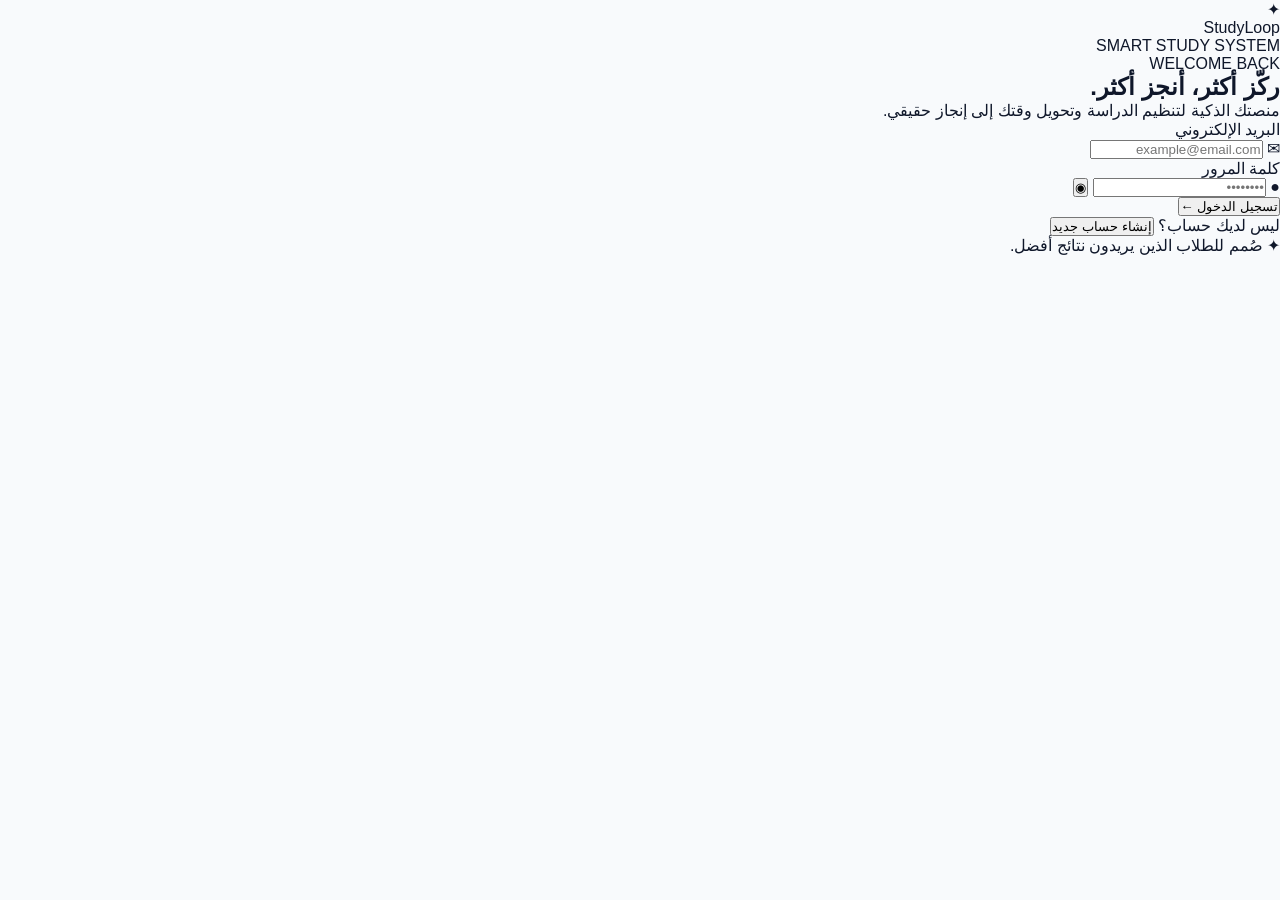
<file: gemini-code-1788310772397.html>
<!DOCTYPE html>
<html lang="ar" dir="rtl">
<head>
    <meta charset="UTF-8">
    <meta name="viewport" content="width=device-width, initial-scale=1.0">

    <title>StudyLoop — منصة الدراسة الذكية</title>

    <meta
        name="description"
        content="StudyLoop - منصة ذكية لتنظيم الدراسة ومتابعة جلسات التعلم والمراجعة."
    >

    <link rel="preconnect" href="https://fonts.googleapis.com">
    <link rel="preconnect" href="https://fonts.gstatic.com" crossorigin>

    <link
        href="https://fonts.googleapis.com/css2?family=Readex+Pro:wght@300;400;500;600;700&display=swap"
        rel="stylesheet"
    >

    <link rel="stylesheet" href="style.css?v=5000">
</head>

<body>

    <!-- Ambient background -->
    <div class="ambient ambient-one"></div>
    <div class="ambient ambient-two"></div>
    <div class="ambient ambient-three"></div>

    <!-- Toast -->
    <div id="toastContainer" class="toast-container" aria-live="polite"></div>

    <!-- Error banner -->
    <div id="errorBanner" class="error-banner" hidden></div>

    <!-- ================= AUTH ================= -->

    <section id="authScreen" class="auth-screen">

        <div class="auth-decoration auth-decoration-one"></div>
        <div class="auth-decoration auth-decoration-two"></div>

        <div class="auth-card">

            <div class="brand-mark">
                <div class="brand-icon">
                    <span>✦</span>
                </div>

                <div>
                    <div class="brand-name">StudyLoop</div>
                    <div class="brand-caption">SMART STUDY SYSTEM</div>
                </div>
            </div>

            <div class="auth-header">
                <span class="eyebrow">WELCOME BACK</span>

                <h1 id="authTitle">
                    ركّز أكثر، أنجز أكثر.
                </h1>

                <p id="authSubtitle">
                    منصتك الذكية لتنظيم الدراسة وتحويل وقتك إلى إنجاز حقيقي.
                </p>
            </div>

            <!-- Login -->

            <div id="loginFormContainer">

                <form id="loginForm" class="form">

                    <div class="form-group">
                        <label for="loginEmail">
                            البريد الإلكتروني
                        </label>

                        <div class="input-wrapper">
                            <span class="input-icon">✉</span>

                            <input
                                type="email"
                                id="loginEmail"
                                placeholder="example@email.com"
                                autocomplete="email"
                                required
                            >
                        </div>
                    </div>

                    <div class="form-group">
                        <label for="loginPassword">
                            كلمة المرور
                        </label>

                        <div class="input-wrapper">
                            <span class="input-icon">●</span>

                            <input
                                type="password"
                                id="loginPassword"
                                placeholder="••••••••"
                                autocomplete="current-password"
                                required
                            >

                            <button
                                type="button"
                                class="password-toggle"
                                data-target="loginPassword"
                                aria-label="إظهار كلمة المرور"
                            >
                                ◉
                            </button>
                        </div>
                    </div>

                    <button
                        type="submit"
                        class="btn btn-primary btn-large"
                        id="loginSubmitButton"
                    >
                        <span>تسجيل الدخول</span>
                        <span class="btn-arrow">←</span>
                    </button>

                </form>

                <div class="auth-toggle">
                    ليس لديك حساب؟
                    <button
                        id="showRegisterButton"
                        type="button"
                    >
                        إنشاء حساب جديد
                    </button>
                </div>

            </div>

            <!-- Register -->

            <div id="registerFormContainer" hidden>

                <form id="registerForm" class="form">

                    <div class="form-group">
                        <label for="registerName">
                            الاسم الكامل
                        </label>

                        <div class="input-wrapper">
                            <span class="input-icon">✦</span>

                            <input
                                type="text"
                                id="registerName"
                                placeholder="اكتب اسمك"
                                autocomplete="name"
                                maxlength="60"
                                required
                            >
                        </div>
                    </div>

                    <div class="form-group">
                        <label for="registerEmail">
                            البريد الإلكتروني
                        </label>

                        <div class="input-wrapper">
                            <span class="input-icon">✉</span>

                            <input
                                type="email"
                                id="registerEmail"
                                placeholder="example@email.com"
                                autocomplete="email"
                                required
                            >
                        </div>
                    </div>

                    <div class="form-group">
                        <label for="registerPassword">
                            كلمة المرور
                        </label>

                        <div class="input-wrapper">
                            <span class="input-icon">●</span>

                            <input
                                type="password"
                                id="registerPassword"
                                placeholder="6 أحرف على الأقل"
                                autocomplete="new-password"
                                minlength="6"
                                required
                            >

                            <button
                                type="button"
                                class="password-toggle"
                                data-target="registerPassword"
                                aria-label="إظهار كلمة المرور"
                            >
                                ◉
                            </button>
                        </div>
                    </div>

                    <button
                        type="submit"
                        class="btn btn-primary btn-large"
                        id="registerSubmitButton"
                    >
                        <span>إنشاء الحساب</span>
                        <span class="btn-arrow">←</span>
                    </button>

                </form>

                <div class="auth-toggle">
                    لديك حساب بالفعل؟
                    <button
                        id="showLoginButton"
                        type="button"
                    >
                        تسجيل الدخول
                    </button>
                </div>

            </div>

            <div class="auth-footer">
                <span>✦</span>
                صُمم للطلاب الذين يريدون نتائج أفضل.
            </div>

        </div>

    </section>


    <!-- ================= APPLICATION ================= -->

    <div id="app" class="app-shell" hidden>

        <!-- Mobile overlay -->
        <div id="sidebarOverlay" class="sidebar-overlay"></div>

        <!-- Sidebar -->

        <aside id="sidebar" class="sidebar">

            <div class="sidebar-brand">

                <div class="brand-icon small">
                    <span>✦</span>
                </div>

                <div>
                    <div class="brand-name">StudyLoop</div>
                    <div class="brand-caption">STUDY SMART</div>
                </div>

            </div>

            <nav class="sidebar-nav">

                <button
                    class="nav-item active"
                    data-section="dashboardSection"
                    type="button"
                >
                    <span class="nav-icon">⌂</span>
                    <span>الرئيسية</span>
                </button>

                <button
                    class="nav-item"
                    data-section="lessonsSection"
                    type="button"
                >
                    <span class="nav-icon">▣</span>
                    <span>دروسي</span>
                </button>

                <button
                    class="nav-item"
                    data-section="reviewsSection"
                    type="button"
                >
                    <span class="nav-icon">↻</span>
                    <span>المراجعة</span>
                    <span id="reviewBadge" class="nav-badge">0</span>
                </button>

                <button
                    class="nav-item"
                    data-section="analyticsSection"
                    type="button"
                >
                    <span class="nav-icon">◒</span>
                    <span>الإحصائيات</span>
                </button>

            </nav>

            <div class="sidebar-bottom">

                <div class="sidebar-tip">
                    <div class="tip-icon">✦</div>

                    <strong>نصيحة اليوم</strong>

                    <p>
                        الدراسة المنتظمة لمدة قصيرة أفضل من جلسة طويلة متقطعة.
                    </p>
                </div>

                <button
                    id="sidebarProfileButton"
                    class="sidebar-profile"
                    type="button"
                >

                    <div id="sidebarAvatar" class="avatar">
                        م
                    </div>

                    <div class="profile-mini">
                        <strong id="sidebarUserName">المستخدم</strong>
                        <span>حسابي</span>
                    </div>

                    <span class="profile-arrow">‹</span>

                </button>

            </div>

        </aside>


        <!-- Main -->

        <main class="main-content">

            <!-- Topbar -->

            <header class="topbar">

                <div class="topbar-right">

                    <button
                        id="mobileMenuButton"
                        class="icon-button mobile-menu-button"
                        type="button"
                        aria-label="فتح القائمة"
                    >
                        ☰
                    </button>

                    <div>
                        <span class="topbar-label">
                            لوحة التحكم
                        </span>

                        <h2 id="pageTitle">
                            الرئيسية
                        </h2>
                    </div>

                </div>

                <div class="topbar-left">

                    <div class="date-chip">
                        <span>◷</span>
                        <span id="currentDate">
                            اليوم
                        </span>
                    </div>

                    <button
                        id="profileButton"
                        class="user-avatar-button"
                        type="button"
                        aria-label="الملف الشخصي"
                    >
                        <span id="topAvatar" class="avatar">
                            م
                        </span>
                    </button>

                </div>

            </header>


            <div class="content-wrapper">

                <!-- ================= DASHBOARD ================= -->

                <section
                    id="dashboardSection"
                    class="page-section active"
                >

                    <div class="hero-section">

                        <div class="hero-content">

                            <span class="eyebrow">
                                ✦ YOUR STUDY SPACE
                            </span>

                            <h1 id="welcomeText">
                                مرحبًا بك 👋
                            </h1>

                            <p>
                                كل جلسة دراسة تقرّبك خطوة من أهدافك.
                                استمر، والنتيجة ستأتي.
                            </p>

                            <div class="hero-actions">

                                <button
                                    id="heroAddLessonButton"
                                    class="btn btn-primary"
                                    type="button"
                                >
                                    <span>+ إضافة درس</span>
                                </button>

                                <button
                                    id="heroStartButton"
                                    class="btn btn-ghost"
                                    type="button"
                                >
                                    <span>▶ ابدأ جلسة</span>
                                </button>

                            </div>

                        </div>

                        <div class="hero-orbit">

                            <div class="orbit-ring ring-one"></div>
                            <div class="orbit-ring ring-two"></div>
                            <div class="orbit-ring ring-three"></div>

                            <div class="hero-core">
                                <span>✦</span>
                            </div>

                            <div class="orbit-dot dot-one"></div>
                            <div class="orbit-dot dot-two"></div>
                            <div class="orbit-dot dot-three"></div>

                        </div>

                    </div>


                    <!-- Stats -->

                    <div class="stats-grid">

                        <article class="stat-card">
                            <div class="stat-card-top">
                                <span class="stat-icon purple">▣</span>
                                <span class="stat-trend">الدروس</span>
                            </div>

                            <div
                                id="totalLessons"
                                class="stat-value"
                            >
                                0
                            </div>

                            <div class="stat-label">
                                إجمالي الدروس
                            </div>
                        </article>


                        <article class="stat-card">
                            <div class="stat-card-top">
                                <span class="stat-icon cyan">◈</span>
                                <span class="stat-trend">المواد</span>
                            </div>

                            <div
                                id="totalSubjects"
                                class="stat-value"
                            >
                                0
                            </div>

                            <div class="stat-label">
                                المواد الدراسية
                            </div>
                        </article>


                        <article class="stat-card">
                            <div class="stat-card-top">
                                <span class="stat-icon green">◷</span>
                                <span class="stat-trend">الوقت</span>
                            </div>

                            <div
                                id="totalMinutes"
                                class="stat-value"
                            >
                                0
                            </div>

                            <div class="stat-label">
                                دقيقة دراسة
                            </div>
                        </article>


                        <article class="stat-card">
                            <div class="stat-card-top">
                                <span class="stat-icon orange">↻</span>
                                <span class="stat-trend">اليوم</span>
                            </div>

                            <div
                                id="reviewLessons"
                                class="stat-value"
                            >
                                0
                            </div>

                            <div class="stat-label">
                                دروس للمراجعة
                            </div>
                        </article>

                    </div>


                    <!-- Dashboard grid -->

                    <div class="dashboard-grid">

                        <!-- Activity -->

                        <section class="glass-panel activity-panel">

                            <div class="panel-header">

                                <div>
                                    <span class="panel-kicker">
                                        OVERVIEW
                                    </span>

                                    <h3>
                                        نشاط الدراسة
                                    </h3>
                                </div>

                                <div class="period-switch">
                                    <span class="active">7 أيام</span>
                                </div>

                            </div>

                            <div
                                id="weeklyChart"
                                class="weekly-chart"
                            ></div>

                            <div class="chart-days">
                                <span>السبت</span>
                                <span>الأحد</span>
                                <span>الإثنين</span>
                                <span>الثلاثاء</span>
                                <span>الأربعاء</span>
                                <span>الخميس</span>
                                <span>الجمعة</span>
                            </div>

                        </section>


                        <!-- Focus -->

                        <section class="glass-panel focus-panel">

                            <div class="panel-header">
                                <div>
                                    <span class="panel-kicker">
                                        TODAY
                                    </span>

                                    <h3>
                                        تركيز اليوم
                                    </h3>
                                </div>

                                <span class="focus-star">
                                    ✦
                                </span>
                            </div>

                            <div class="focus-ring">

                                <div class="focus-ring-inner">

                                    <strong id="todayMinutes">
                                        0
                                    </strong>

                                    <span>
                                        دقيقة
                                    </span>

                                </div>

                            </div>

                            <div class="focus-meta">
                                <span>
                                    هدفك اليوم
                                </span>

                                <strong>
                                    60 دقيقة
                                </strong>
                            </div>

                            <div class="progress">
                                <span
                                    id="todayProgress"
                                    style="width:0%"
                                ></span>
                            </div>

                            <p id="focusMessage">
                                ابدأ أول جلسة اليوم.
                            </p>

                        </section>

                    </div>


                    <!-- Recent lessons -->

                    <section class="glass-panel recent-panel">

                        <div class="panel-header">

                            <div>
                                <span class="panel-kicker">
                                    CONTINUE
                                </span>

                                <h3>
                                    تابع دراستك
                                </h3>
                            </div>

                            <button
                                class="text-button"
                                data-section="lessonsSection"
                                type="button"
                            >
                                عرض الكل ←
                            </button>

                        </div>

                        <div
                            id="recentLessons"
                            class="recent-lessons"
                        ></div>

                    </section>

                </section>


                <!-- ================= LESSONS ================= -->

                <section
                    id="lessonsSection"
                    class="page-section"
                >

                    <div class="section-intro">

                        <div>
                            <span class="eyebrow">
                                YOUR LIBRARY
                            </span>

                            <h1>
                                دروسي
                            </h1>

                            <p>
                                نظم موادك ودروسك في مكان واحد.
                            </p>
                        </div>

                        <button
                            id="addLessonButton"
                            class="btn btn-primary"
                            type="button"
                        >
                            + إضافة درس
                        </button>

                    </div>


                    <div class="toolbar">

                        <div class="search-box">

                            <span>⌕</span>

                            <input
                                id="lessonSearch"
                                type="search"
                                placeholder="ابحث عن درس أو مادة..."
                            >

                        </div>

                        <div class="filter-group">

                            <button
                                class="filter-button active"
                                data-filter="all"
                                type="button"
                            >
                                الكل
                            </button>

                            <button
                                class="filter-button"
                                data-filter="new"
                                type="button"
                            >
                                جديد
                            </button>

                            <button
                                class="filter-button"
                                data-filter="review"
                                type="button"
                            >
                                مراجعة
                            </button>

                            <button
                                class="filter-button"
                                data-filter="completed"
                                type="button"
                            >
                                مكتمل
                            </button>

                        </div>

                    </div>


                    <div
                        id="lessonsList"
                        class="lessons-grid"
                    ></div>


                    <div
                        id="lessonsEmptyState"
                        class="empty-state"
                        hidden
                    >
                        <div class="empty-icon">
                            ✦
                        </div>

                        <h3>
                            لا توجد دروس
                        </h3>

                        <p>
                            أضف أول درس إلى مكتبتك وابدأ رحلة الدراسة.
                        </p>

                        <button
                            id="emptyAddButton"
                            class="btn btn-primary"
                            type="button"
                        >
                            + إضافة أول درس
                        </button>
                    </div>

                </section>


                <!-- ================= REVIEWS ================= -->

                <section
                    id="reviewsSection"
                    class="page-section"
                >

                    <div class="section-intro">

                        <div>
                            <span class="eyebrow">
                                SMART REVIEW
                            </span>

                            <h1>
                                المراجعة
                            </h1>

                            <p>
                                لا تدع ما تعلمته يضيع. راجع في الوقت المناسب.
                            </p>
                        </div>

                    </div>

                    <div class="review-hero">

                        <div>
                            <span class="review-hero-icon">
                                ↻
                            </span>

                            <h2 id="reviewHeroTitle">
                                لا توجد مراجعات مستحقة 🎉
                            </h2>

                            <p id="reviewHeroText">
                                أنت على الطريق الصحيح. استمر في الدراسة.
                            </p>
                        </div>

                        <div class="review-count">
                            <strong id="reviewCountLarge">0</strong>
                            <span>للمراجعة</span>
                        </div>

                    </div>

                    <div
                        id="reviewList"
                        class="lessons-grid"
                    ></div>

                </section>


                <!-- ================= ANALYTICS ================= -->

                <section
                    id="analyticsSection"
                    class="page-section"
                >

                    <div class="section-intro">

                        <div>
                            <span class="eyebrow">
                                PERFORMANCE
                            </span>

                            <h1>
                                الإحصائيات
                            </h1>

                            <p>
                                شاهد تطورك الدراسي بالأرقام.
                            </p>
                        </div>

                    </div>

                    <div class="analytics-grid">

                        <div class="glass-panel analytics-main">

                            <div class="panel-header">

                                <div>
                                    <span class="panel-kicker">
                                        LAST 7 DAYS
                                    </span>

                                    <h3>
                                        وقت الدراسة
                                    </h3>
                                </div>

                                <strong
                                    id="analyticsTotal"
                                    class="analytics-total"
                                >
                                    0 دقيقة
                                </strong>

                            </div>

                            <div
                                id="analyticsChart"
                                class="analytics-chart"
                            ></div>

                        </div>


                        <div class="glass-panel achievement-panel">

                            <span class="panel-kicker">
                                ACHIEVEMENT
                            </span>

                            <div class="achievement-icon">
                                🔥
                            </div>

                            <strong id="streakValue">
                                0
                            </strong>

                            <h3>
                                يوم متتالي
                            </h3>

                            <p>
                                حافظ على سلسلة دراستك لتحصل على نتائج أقوى.
                            </p>

                        </div>

                    </div>


                    <div class="analytics-cards">

                        <div class="mini-analytics">
                            <span>متوسط الجلسة</span>
                            <strong id="averageSession">0 دقيقة</strong>
                        </div>

                        <div class="mini-analytics">
                            <span>جلسات الدراسة</span>
                            <strong id="sessionCount">0</strong>
                        </div>

                        <div class="mini-analytics">
                            <span>أكثر مادة</span>
                            <strong id="topSubject">—</strong>
                        </div>

                        <div class="mini-analytics">
                            <span>معدل الإنجاز</span>
                            <strong id="completionRate">0%</strong>
                        </div>

                    </div>

                </section>

            </div>

        </main>

    </div>


    <!-- ================= LESSON MODAL ================= -->

    <div
        id="lessonModal"
        class="modal-backdrop"
        hidden
    >

        <div
            class="modal"
            role="dialog"
            aria-modal="true"
            aria-labelledby="lessonModalTitle"
        >

            <button
                id="closeModalButton"
                class="modal-close"
                type="button"
                aria-label="إغلاق"
            >
                ×
            </button>

            <div class="modal-heading">

                <span class="modal-icon">
                    ✦
                </span>

                <div>
                    <span class="panel-kicker">
                        STUDY LIBRARY
                    </span>

                    <h2 id="lessonModalTitle">
                        إضافة درس جديد
                    </h2>
                </div>

            </div>

            <form id="lessonForm" class="form">

                <input
                    type="hidden"
                    id="editingLessonId"
                >

                <div class="form-group">
                    <label for="subjectName">
                        اسم المادة
                    </label>

                    <input
                        type="text"
                        id="subjectName"
                        placeholder="مثال: الرياضيات"
                        maxlength="80"
                        required
                    >
                </div>

                <div class="form-group">
                    <label for="lessonName">
                        اسم الدرس
                    </label>

                    <input
                        type="text"
                        id="lessonName"
                        placeholder="مثال: التكامل المباشر"
                        maxlength="120"
                        required
                    >
                </div>

                <div class="form-row">

                    <div class="form-group">
                        <label for="studyDuration">
                            مدة الدراسة
                        </label>

                        <div class="input-suffix">
                            <input
                                type="number"
                                id="studyDuration"
                                min="1"
                                max="1440"
                                placeholder="45"
                                required
                            >

                            <span>
                                دقيقة
                            </span>
                        </div>
                    </div>

                    <div class="form-group">
                        <label for="reviewDate">
                            موعد المراجعة
                        </label>

                        <input
                            type="date"
                            id="reviewDate"
                        >
                    </div>

                </div>

                <div class="modal-actions">
                    <button type="submit" class="btn btn-primary">حفظ الدرس</button>
                    <button type="button" class="btn btn-ghost" id="cancelLessonModal">إلغاء</button>
                </div>

            </form>

        </div>

    </div>

</body>
</html>
</file>
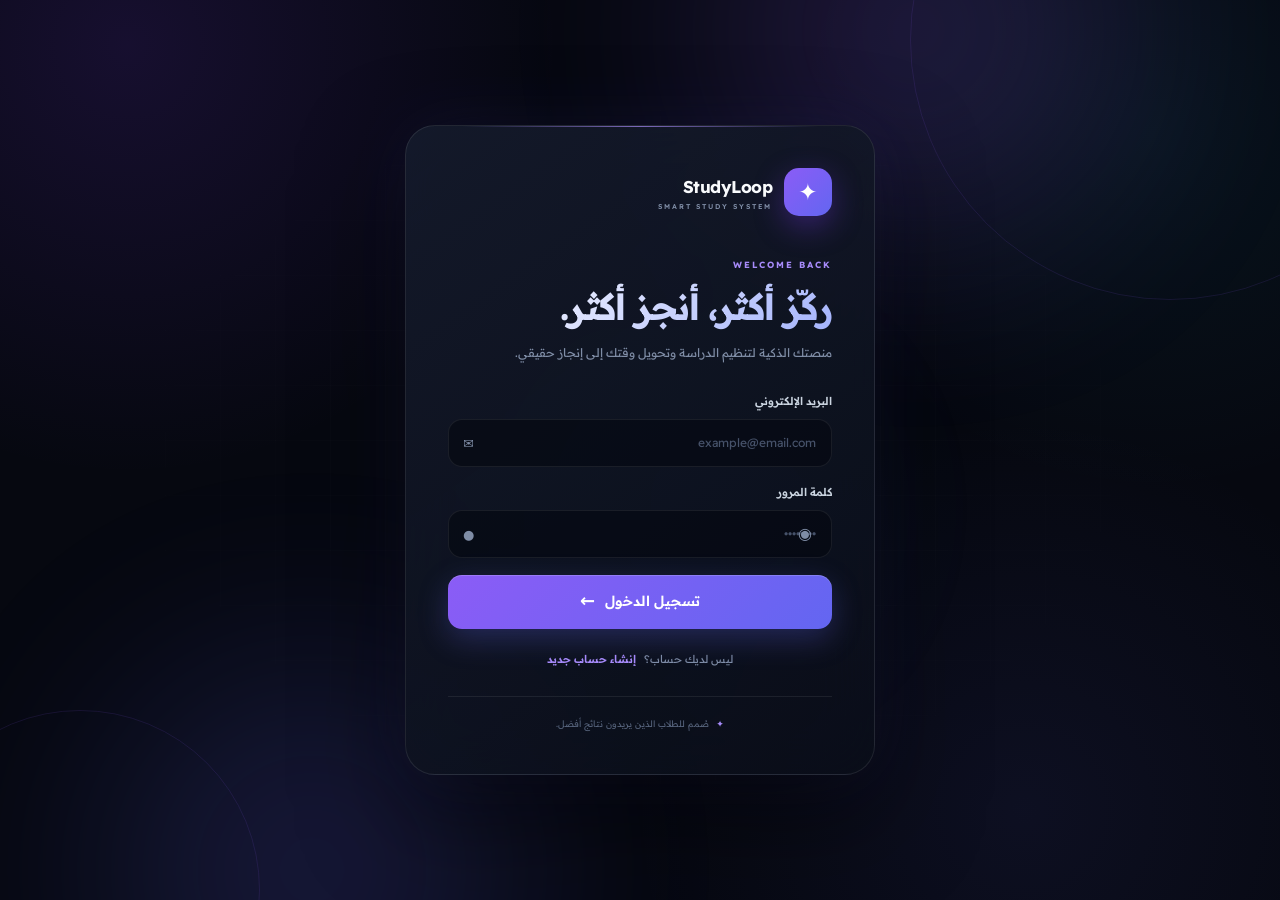
<file: studyloop-preview.html>
<!DOCTYPE html>
<html lang="ar" dir="rtl">
<head>
    <meta charset="UTF-8">
    <meta name="viewport" content="width=device-width, initial-scale=1.0">

    <title>StudyLoop — منصة الدراسة الذكية</title>

    <meta
        name="description"
        content="StudyLoop - منصة ذكية لتنظيم الدراسة ومتابعة جلسات التعلم والمراجعة."
    >

    <link rel="preconnect" href="https://fonts.googleapis.com">
    <link rel="preconnect" href="https://fonts.gstatic.com" crossorigin>

    <link
        href="https://fonts.googleapis.com/css2?family=Readex+Pro:wght@300;400;500;600;700&display=swap"
        rel="stylesheet"
    >

    <style>
/* =========================================================
   STUDYLOOP V2 — PREMIUM SAAS DESIGN SYSTEM
   ========================================================= */

:root {
    --bg: #060810;
    --bg-soft: #090d18;
    --surface: rgba(15, 20, 34, 0.72);
    --surface-solid: #101625;
    --surface-light: rgba(255, 255, 255, 0.045);

    --primary: #8b5cf6;
    --primary-light: #a78bfa;
    --primary-dark: #6d28d9;

    --indigo: #6366f1;
    --cyan: #22d3ee;
    --green: #10b981;
    --orange: #f59e0b;
    --red: #ef4444;

    --text: #f8fafc;
    --text-soft: #cbd5e1;
    --muted: #7f8da6;
    --muted-dark: #536078;

    --border: rgba(255, 255, 255, 0.075);
    --border-hover: rgba(139, 92, 246, 0.42);

    --shadow:
        0 30px 80px rgba(0, 0, 0, 0.38);

    --glow:
        0 0 50px rgba(124, 58, 237, 0.13);

    --radius-sm: 10px;
    --radius-md: 14px;
    --radius-lg: 22px;
    --radius-xl: 30px;

    --sidebar-width: 260px;

    --transition:
        260ms cubic-bezier(0.22, 1, 0.36, 1);
}

/* =========================================================
   RESET
   ========================================================= */

* {
    box-sizing: border-box;
    margin: 0;
    padding: 0;
}

html {
    scroll-behavior: smooth;
}

body {
    min-height: 100vh;
    overflow-x: hidden;

    background:
        radial-gradient(
            circle at 10% 5%,
            rgba(124, 58, 237, 0.14),
            transparent 30%
        ),
        radial-gradient(
            circle at 90% 15%,
            rgba(34, 211, 238, 0.06),
            transparent 26%
        ),
        radial-gradient(
            circle at 80% 90%,
            rgba(99, 102, 241, 0.08),
            transparent 30%
        ),
        var(--bg);

    color: var(--text);

    font-family:
        "Readex Pro",
        "Segoe UI",
        system-ui,
        sans-serif;

    line-height: 1.6;
}

button,
input,
select,
textarea {
    font: inherit;
}

button {
    border: 0;
}

button,
a {
    -webkit-tap-highlight-color: transparent;
}

button:focus-visible,
input:focus-visible {
    outline: 2px solid var(--primary-light);
    outline-offset: 3px;
}

[hidden] {
    display: none !important;
}

/* =========================================================
   AMBIENT LIGHT
   ========================================================= */

.ambient {
    position: fixed;
    width: 420px;
    height: 420px;
    border-radius: 50%;
    filter: blur(110px);
    pointer-events: none;
    z-index: -1;
    opacity: 0.18;
}

.ambient-one {
    top: -180px;
    right: 12%;
    background: var(--primary);
}

.ambient-two {
    bottom: -180px;
    left: 8%;
    background: var(--indigo);
}

.ambient-three {
    top: 42%;
    left: 45%;
    width: 260px;
    height: 260px;
    background: var(--cyan);
    opacity: 0.06;
}

/* =========================================================
   SCROLLBAR
   ========================================================= */

::-webkit-scrollbar {
    width: 8px;
}

::-webkit-scrollbar-track {
    background: #070a12;
}

::-webkit-scrollbar-thumb {
    background: rgba(139, 92, 246, 0.35);
    border-radius: 20px;
}

::-webkit-scrollbar-thumb:hover {
    background: var(--primary);
}

/* =========================================================
   BUTTONS
   ========================================================= */

.btn {
    min-height: 46px;
    padding: 0 20px;

    border-radius: var(--radius-md);

    display: inline-flex;
    align-items: center;
    justify-content: center;
    gap: 10px;

    cursor: pointer;

    font-size: 13px;
    font-weight: 600;

    transition:
        transform var(--transition),
        box-shadow var(--transition),
        background var(--transition),
        border-color var(--transition);

    position: relative;
    overflow: hidden;
}

.btn::before {
    content: "";

    position: absolute;
    inset: 0;

    background:
        linear-gradient(
            110deg,
            transparent 25%,
            rgba(255, 255, 255, 0.15) 50%,
            transparent 75%
        );

    transform: translateX(-120%);
    transition: transform 650ms ease;
}

.btn:hover::before {
    transform: translateX(120%);
}

.btn:hover {
    transform: translateY(-2px);
}

.btn-primary {
    color: white;

    background:
        linear-gradient(
            135deg,
            #8b5cf6,
            #6366f1
        );

    box-shadow:
        0 10px 30px rgba(99, 102, 241, 0.28),
        inset 0 1px rgba(255, 255, 255, 0.18);
}

.btn-primary:hover {
    box-shadow:
        0 15px 40px rgba(124, 58, 237, 0.42),
        0 0 25px rgba(139, 92, 246, 0.18);
}

.btn-ghost {
    color: var(--text-soft);

    background: rgba(255, 255, 255, 0.045);

    border: 1px solid var(--border);
}

.btn-ghost:hover {
    color: white;
    border-color: var(--border-hover);
    background: rgba(139, 92, 246, 0.08);
}

.btn-danger {
    color: white;

    background:
        linear-gradient(
            135deg,
            #ef4444,
            #dc2626
        );

    box-shadow:
        0 10px 30px rgba(239, 68, 68, 0.2);
}

.btn-large {
    width: 100%;
    min-height: 54px;
    font-size: 14px;
}

.btn-arrow {
    font-size: 18px;
}

/* =========================================================
   AUTH
   ========================================================= */

.auth-screen {
    min-height: 100vh;

    display: flex;
    align-items: center;
    justify-content: center;

    padding: 30px;

    position: relative;
    overflow: hidden;
}

.auth-screen::before {
    content: "";

    position: absolute;
    inset: 0;

    background-image:
        linear-gradient(
            rgba(255, 255, 255, 0.018) 1px,
            transparent 1px
        ),
        linear-gradient(
            90deg,
            rgba(255, 255, 255, 0.018) 1px,
            transparent 1px
        );

    background-size: 55px 55px;

    mask-image:
        radial-gradient(
            ellipse at center,
            black,
            transparent 75%
        );

    pointer-events: none;
}

.auth-decoration {
    position: absolute;
    border-radius: 50%;
    border: 1px solid rgba(139, 92, 246, 0.12);
    pointer-events: none;
}

.auth-decoration-one {
    width: 520px;
    height: 520px;
    top: -220px;
    right: -150px;
}

.auth-decoration-two {
    width: 360px;
    height: 360px;
    bottom: -170px;
    left: -100px;
}

.auth-card {
    width: min(100%, 470px);

    padding: 42px;

    position: relative;
    z-index: 2;

    border:
        1px solid rgba(255, 255, 255, 0.09);

    border-radius: 30px;

    background:
        linear-gradient(
            145deg,
            rgba(21, 27, 44, 0.92),
            rgba(10, 14, 25, 0.82)
        );

    backdrop-filter: blur(30px);
    -webkit-backdrop-filter: blur(30px);

    box-shadow:
        0 40px 100px rgba(0, 0, 0, 0.5),
        0 0 70px rgba(99, 102, 241, 0.1);

    animation: authAppear 700ms cubic-bezier(0.22, 1, 0.36, 1);
}

.auth-card::before {
    content: "";

    position: absolute;

    top: 0;
    left: 12%;
    right: 12%;

    height: 1px;

    background:
        linear-gradient(
            90deg,
            transparent,
            rgba(167, 139, 250, 0.7),
            transparent
        );
}

@keyframes authAppear {
    from {
        opacity: 0;
        transform: translateY(25px) scale(0.97);
    }

    to {
        opacity: 1;
        transform: translateY(0) scale(1);
    }
}

.brand-mark,
.sidebar-brand {
    display: flex;
    align-items: center;
    gap: 12px;
}

.brand-icon {
    width: 48px;
    height: 48px;

    display: grid;
    place-items: center;

    border-radius: 15px;

    color: white;

    background:
        linear-gradient(
            135deg,
            #8b5cf6,
            #6366f1
        );

    box-shadow:
        0 10px 30px rgba(124, 58, 237, 0.35);
}

.brand-icon.small {
    width: 40px;
    height: 40px;
    border-radius: 12px;
}

.brand-icon span {
    font-size: 23px;
}

.brand-name {
    font-size: 17px;
    font-weight: 700;
    letter-spacing: -0.5px;
}

.brand-caption {
    margin-top: 1px;

    color: var(--muted);

    font-size: 7px;
    font-weight: 600;
    letter-spacing: 2px;
}

.auth-header {
    margin: 42px 0 28px;
}

.eyebrow,
.panel-kicker {
    display: block;

    color: var(--primary-light);

    font-size: 9px;
    font-weight: 700;
    letter-spacing: 2px;
}

.auth-header h1 {
    margin-top: 10px;

    font-size: clamp(28px, 6vw, 36px);
    line-height: 1.35;
    letter-spacing: -1.2px;

    background:
        linear-gradient(
            135deg,
            white,
            #a5b4fc
        );

    -webkit-background-clip: text;
    -webkit-text-fill-color: transparent;
}

.auth-header p {
    margin-top: 10px;

    color: var(--muted);

    font-size: 12px;
    line-height: 2;
}

.form {
    display: flex;
    flex-direction: column;
    gap: 17px;
}

.form-group {
    display: flex;
    flex-direction: column;
    gap: 8px;
}

.form-group label {
    color: var(--text-soft);

    font-size: 11px;
    font-weight: 600;
}

.input-wrapper {
    position: relative;
}

.input-wrapper > input {
    padding-left: 46px;
}

.input-icon {
    position: absolute;

    left: 15px;
    top: 50%;

    transform: translateY(-50%);

    color: var(--muted);

    font-size: 13px;

    pointer-events: none;
}

input,
select,
textarea {
    width: 100%;

    min-height: 48px;

    padding: 12px 15px;

    border-radius: var(--radius-md);

    border: 1px solid var(--border);

    background: rgba(5, 8, 16, 0.58);

    color: white;

    outline: none;

    font-size: 12px;

    transition:
        border-color var(--transition),
        box-shadow var(--transition),
        background var(--transition);
}

input::placeholder {
    color: #46526a;
}

input:focus {
    border-color: rgba(139, 92, 246, 0.6);

    background: rgba(8, 11, 21, 0.85);

    box-shadow:
        0 0 0 4px rgba(139, 92, 246, 0.07),
        0 0 30px rgba(139, 92, 246, 0.08);
}

.password-toggle {
    position: absolute;

    right: 12px;
    top: 50%;

    transform: translateY(-50%);

    width: 30px;
    height: 30px;

    border-radius: 8px;

    color: var(--muted);
    background: transparent;

    cursor: pointer;
}

.password-toggle:hover {
    color: white;
    background: rgba(255, 255, 255, 0.05);
}

.auth-toggle {
    margin-top: 22px;

    text-align: center;

    color: var(--muted);

    font-size: 11px;
}

.auth-toggle button {
    margin-right: 5px;

    color: var(--primary-light);

    background: transparent;

    cursor: pointer;

    font-weight: 600;
}

.auth-toggle button:hover {
    color: white;
}

.auth-footer {
    margin-top: 28px;

    padding-top: 20px;

    border-top: 1px solid var(--border);

    color: var(--muted-dark);

    text-align: center;

    font-size: 9px;
}

.auth-footer span {
    color: var(--primary-light);
    margin-left: 4px;
}

/* =========================================================
   APP SHELL
   ========================================================= */

.app-shell {
    min-height: 100vh;
}

.sidebar {
    width: var(--sidebar-width);

    position: fixed;
    top: 0;
    bottom: 0;
    right: 0;

    padding: 26px 18px;

    display: flex;
    flex-direction: column;

    background:
        linear-gradient(
            180deg,
            rgba(13, 18, 31, 0.92),
            rgba(8, 11, 20, 0.92)
        );

    border-left: 1px solid var(--border);

    backdrop-filter: blur(25px);
    -webkit-backdrop-filter: blur(25px);

    z-index: 1000;
}

.sidebar-brand {
    padding: 0 10px 28px;

    border-bottom: 1px solid var(--border);
}

.sidebar-nav {
    display: flex;
    flex-direction: column;

    gap: 6px;

    margin-top: 28px;
}

.nav-item {
    width: 100%;
    min-height: 49px;

    padding: 0 14px;

    display: flex;
    align-items: center;

    gap: 12px;

    border-radius: 13px;

    color: var(--muted);

    background: transparent;

    cursor: pointer;

    font-size: 12px;
    font-weight: 500;

    text-align: right;

    transition:
        color var(--transition),
        background var(--transition),
        transform var(--transition);
}

.nav-item:hover {
    color: var(--text-soft);
    background: rgba(255, 255, 255, 0.035);
    transform: translateX(-2px);
}

.nav-item.active {
    color: white;

    background:
        linear-gradient(
            90deg,
            rgba(139, 92, 246, 0.2),
            rgba(99, 102, 241, 0.08)
        );

    box-shadow:
        inset 3px 0 0 var(--primary-light);
}

.nav-icon {
    width: 30px;
    height: 30px;

    display: grid;
    place-items: center;

    border-radius: 9px;

    background: rgba(255, 255, 255, 0.035);

    font-size: 15px;
}

.nav-item.active .nav-icon {
    color: var(--primary-light);
    background: rgba(139, 92, 246, 0.13);
}

.nav-badge {
    margin-right: auto;

    min-width: 20px;
    height: 20px;

    display: grid;
    place-items: center;

    padding: 0 5px;

    border-radius: 7px;

    color: white;

    background: rgba(239, 68, 68, 0.85);

    font-size: 9px;
}

.sidebar-bottom {
    margin-top: auto;
}

.sidebar-tip {
    padding: 16px;

    border:
        1px solid rgba(139, 92, 246, 0.13);

    border-radius: 17px;

    background:
        linear-gradient(
            145deg,
            rgba(139, 92, 246, 0.1),
            rgba(99, 102, 241, 0.035)
        );
}

.tip-icon {
    width: 31px;
    height: 31px;

    display: grid;
    place-items: center;

    margin-bottom: 10px;

    border-radius: 9px;

    color: var(--primary-light);

    background: rgba(139, 92, 246, 0.13);
}

.sidebar-tip strong {
    font-size: 10px;
}

.sidebar-tip p {
    margin-top: 5px;

    color: var(--muted);

    font-size: 9px;
    line-height: 1.8;
}

.sidebar-profile {
    width: 100%;

    margin-top: 14px;
    padding: 10px;

    display: flex;
    align-items: center;
    gap: 10px;

    border: 1px solid transparent;
    border-radius: 14px;

    color: white;

    background: transparent;

    cursor: pointer;

    text-align: right;

    transition: all var(--transition);
}

.sidebar-profile:hover {
    border-color: var(--border);
    background: rgba(255, 255, 255, 0.035);
}

.avatar {
    width: 35px;
    height: 35px;

    display: grid;
    place-items: center;

    flex-shrink: 0;

    border-radius: 11px;

    color: white;

    background:
        linear-gradient(
            135deg,
            #8b5cf6,
            #6366f1
        );

    font-size: 12px;
    font-weight: 700;
}

.profile-mini {
    display: flex;
    flex-direction: column;

    min-width: 0;
}

.profile-mini strong {
    max-width: 135px;

    overflow: hidden;
    text-overflow: ellipsis;
    white-space: nowrap;

    font-size: 10px;
}

.profile-mini span {
    color: var(--muted);

    font-size: 8px;
}

.profile-arrow {
    margin-right: auto;

    color: var(--muted);

    font-size: 20px;
}

/* =========================================================
   MAIN
   ========================================================= */

.main-content {
    min-height: 100vh;

    margin-right: var(--sidebar-width);
}

.topbar {
    height: 82px;

    padding: 0 42px;

    display: flex;
    align-items: center;
    justify-content: space-between;

    position: sticky;
    top: 0;

    background: rgba(6, 8, 16, 0.72);

    border-bottom: 1px solid var(--border);

    backdrop-filter: blur(22px);
    -webkit-backdrop-filter: blur(22px);

    z-index: 100;
}

.topbar-right,
.topbar-left {
    display: flex;
    align-items: center;
    gap: 16px;
}

.topbar-label {
    display: block;

    color: var(--muted);

    font-size: 8px;
    letter-spacing: 1px;
}

.topbar h2 {
    margin-top: 1px;

    color: white;

    font-size: 16px;
    font-weight: 600;
}

.date-chip {
    height: 34px;

    padding: 0 12px;

    display: flex;
    align-items: center;
    gap: 7px;

    border: 1px solid var(--border);
    border-radius: 10px;

    color: var(--muted);

    background: rgba(255, 255, 255, 0.025);

    font-size: 9px;
}

.user-avatar-button {
    padding: 0;

    background: transparent;

    cursor: pointer;
}

.user-avatar-button .avatar {
    width: 38px;
    height: 38px;

    border: 2px solid rgba(167, 139, 250, 0.22);
}

.mobile-menu-button {
    display: none;
}

/* =========================================================
   CONTENT
   ========================================================= */

.content-wrapper {
    width: min(100%, 1440px);

    margin: 0 auto;

    padding: 36px 42px 70px;
}

.page-section {
    display: none;

    animation: sectionAppear 420ms cubic-bezier(0.22, 1, 0.36, 1);
}

.page-section.active {
    display: block;
}

@keyframes sectionAppear {
    from {
        opacity: 0;
        transform: translateY(10px);
    }

    to {
        opacity: 1;
        transform: translateY(0);
    }
}

/* =========================================================
   HERO
   ========================================================= */

.hero-section {
    min-height: 280px;

    padding: 38px 42px;

    display: flex;
    align-items: center;
    justify-content: space-between;

    position: relative;
    overflow: hidden;

    border:
        1px solid rgba(139, 92, 246, 0.14);

    border-radius: var(--radius-xl);

    background:
        radial-gradient(
            circle at 15% 20%,
            rgba(139, 92, 246, 0.17),
            transparent 38%
        ),
        linear-gradient(
            135deg,
            rgba(18, 24, 40, 0.94),
            rgba(9, 13, 24, 0.86)
        );

    box-shadow: var(--shadow), var(--glow);
}

.hero-section::after {
    content: "";

    position: absolute;
    width: 500px;
    height: 500px;

    top: -300px;
    left: -180px;

    border-radius: 50%;

    border: 1px solid rgba(139, 92, 246, 0.08);
}

.hero-content {
    max-width: 650px;

    position: relative;
    z-index: 2;
}

.hero-content h1 {
    margin-top: 10px;

    font-size: clamp(28px, 4vw, 43px);
    line-height: 1.35;

    letter-spacing: -1.5px;

    background:
        linear-gradient(
            135deg,
            #ffffff,
            #c4b5fd 65%,
            #818cf8
        );

    -webkit-background-clip: text;
    -webkit-text-fill-color: transparent;
}

.hero-content p {
    max-width: 570px;

    margin-top: 10px;

    color: var(--muted);

    font-size: 12px;
}

.hero-actions {
    display: flex;
    gap: 10px;

    margin-top: 24px;
}

.hero-orbit {
    width: 220px;
    height: 220px;

    margin-left: 30px;

    position: relative;

    display: grid;
    place-items: center;

    flex-shrink: 0;
}

.orbit-ring {
    position: absolute;

    border: 1px solid rgba(139, 92, 246, 0.18);

    border-radius: 50%;
}

.ring-one {
    inset: 0;
    animation: orbitSpin 18s linear infinite;
}

.ring-two {
    inset: 24px;
    border-color: rgba(99, 102, 241, 0.2);
    animation: orbitSpinReverse 14s linear infinite;
}

.ring-three {
    inset: 48px;
    border-color: rgba(34, 211, 238, 0.14);
}

@keyframes orbitSpin {
    to {
        transform: rotate(360deg);
    }
}

@keyframes orbitSpinReverse {
    to {
        transform: rotate(-360deg);
    }
}

.hero-core {
    width: 82px;
    height: 82px;

    display: grid;
    place-items: center;

    border-radius: 50%;

    color: white;

    background:
        radial-gradient(
            circle at 35% 30%,
            #a78bfa,
            #6366f1 45%,
            #312e81
        );

    box-shadow:
        0 0 60px rgba(124, 58, 237, 0.42),
        inset 0 2px rgba(255, 255, 255, 0.25);

    animation: coreFloat 4s ease-in-out infinite;
}

.hero-core span {
    font-size: 34px;
}

@keyframes coreFloat {
    50% {
        transform: translateY(-8px) scale(1.04);
    }
}

.orbit-dot {
    width: 8px;
    height: 8px;

    position: absolute;

    border-radius: 50%;

    background: var(--primary-light);

    box-shadow: 0 0 20px currentColor;
}

.dot-one {
    top: 15px;
    left: 70px;
}

.dot-two {
    right: 15px;
    bottom: 65px;

    background: var(--cyan);
}

.dot-three {
    left: 45px;
    bottom: 15px;

    background: var(--green);
}

/* =========================================================
   STATS
   ========================================================= */

.stats-grid {
    display: grid;

    grid-template-columns:
        repeat(4, minmax(0, 1fr));

    gap: 14px;

    margin-top: 18px;
}

.stat-card {
    min-height: 150px;

    padding: 21px;

    border:
        1px solid var(--border);

    border-radius: 20px;

    background:
        linear-gradient(
            145deg,
            rgba(20, 27, 44, 0.78),
            rgba(10, 14, 25, 0.68)
        );

    box-shadow: 0 20px 50px rgba(0, 0, 0, 0.18);

    transition:
        transform var(--transition),
        border-color var(--transition),
        box-shadow var(--transition);
}

.stat-card:hover {
    transform: translateY(-4px);

    border-color: var(--border-hover);

    box-shadow:
        0 25px 55px rgba(0, 0, 0, 0.3),
        0 0 30px rgba(124, 58, 237, 0.08);
}

.stat-card-top {
    display: flex;
    align-items: center;
    justify-content: space-between;
}

.stat-icon {
    width: 37px;
    height: 37px;

    display: grid;
    place-items: center;

    border-radius: 11px;

    font-size: 15px;
}

.stat-icon.purple {
    color: #c4b5fd;
    background: rgba(139, 92, 246, 0.12);
}

.stat-icon.cyan {
    color: #67e8f9;
    background: rgba(34, 211, 238, 0.09);
}

.stat-icon.green {
    color: #6ee7b7;
    background: rgba(16, 185, 129, 0.09);
}

.stat-icon.orange {
    color: #fcd34d;
    background: rgba(245, 158, 11, 0.09);
}

.stat-trend {
    color: var(--muted-dark);
    font-size: 8px;
}

.stat-value {
    margin-top: 14px;

    color: white;

    font-size: 30px;
    font-weight: 700;
    letter-spacing: -1px;
}

.stat-label {
    margin-top: 1px;

    color: var(--muted);

    font-size: 9px;
}

/* =========================================================
   PANELS
   ========================================================= */

.dashboard-grid {
    display: grid;

    grid-template-columns: 1.65fr 0.85fr;

    gap: 14px;

    margin-top: 14px;
}

.glass-panel {
    padding: 24px;

    border:
        1px solid var(--border);

    border-radius: 22px;

    background:
        linear-gradient(
            145deg,
            rgba(17, 23, 38, 0.8),
            rgba(9, 13, 23, 0.72)
        );

    backdrop-filter: blur(18px);
    -webkit-backdrop-filter: blur(18px);

    box-shadow:
        0 25px 65px rgba(0, 0, 0, 0.18);
}

.panel-header {
    display: flex;
    align-items: center;
    justify-content: space-between;
}

.panel-header h3 {
    margin-top: 4px;

    color: white;

    font-size: 14px;
    font-weight: 600;
}

.period-switch {
    padding: 6px 10px;

    border: 1px solid var(--border);
    border-radius: 9px;

    color: var(--text-soft);

    background: rgba(255, 255, 255, 0.03);

    font-size: 8px;
}

.period-switch .active {
    color: var(--primary-light);
}

.weekly-chart {
    height: 190px;

    margin-top: 28px;

    display: grid;

    grid-template-columns:
        repeat(7, 1fr);

    align-items: end;

    gap: 13px;

    padding: 0 8px;
}

.chart-bar-wrap {
    height: 100%;

    display: flex;
    align-items: flex-end;
    justify-content: center;
}

.chart-bar {
    width: min(34px, 70%);

    min-height: 6px;

    border-radius:
        8px 8px 3px 3px;

    background:
        linear-gradient(
            180deg,
            #a78bfa,
            #6366f1
        );

    box-shadow:
        0 0 20px rgba(99, 102, 241, 0.18);

    transform-origin: bottom;

    animation: barGrow 700ms cubic-bezier(0.22, 1, 0.36, 1);
}

@keyframes barGrow {
    from {
        transform: scaleY(0);
    }

    to {
        transform: scaleY(1);
    }
}

.chart-days {
    display: grid;

    grid-template-columns:
        repeat(7, 1fr);

    margin-top: 9px;

    color: var(--muted-dark);

    font-size: 8px;

    text-align: center;
}

.focus-panel {
    position: relative;
    overflow: hidden;
}

.focus-panel::before {
    content: "";

    position: absolute;

    width: 180px;
    height: 180px;

    top: -80px;
    left: -60px;

    border-radius: 50%;

    background: rgba(16, 185, 129, 0.06);

    filter: blur(30px);
}

.focus-star {
    color: #a78bfa;
    font-size: 20px;
}

.focus-ring {
    width: 145px;
    height: 145px;

    margin: 18px auto;

    padding: 9px;

    display: grid;
    place-items: center;

    border-radius: 50%;

    background:
        conic-gradient(
            var(--primary),
            var(--indigo),
            rgba(139, 92, 246, 0.08) 70%,
            rgba(139, 92, 246, 0.08)
        );

    box-shadow:
        0 0 40px rgba(124, 58, 237, 0.12);
}

.focus-ring-inner {
    width: 100%;
    height: 100%;

    display: flex;
    flex-direction: column;
    align-items: center;
    justify-content: center;

    border-radius: 50%;

    background: #0b101c;
}

.focus-ring-inner strong {
    color: white;
    font-size: 27px;
}

.focus-ring-inner span {
    color: var(--muted);
    font-size: 8px;
}

.focus-meta {
    display: flex;
    justify-content: space-between;

    color: var(--muted);

    font-size: 9px;
}

.focus-meta strong {
    color: var(--text-soft);
}

.progress {
    height: 6px;

    margin-top: 10px;

    overflow: hidden;

    border-radius: 20px;

    background: rgba(255, 255, 255, 0.05);
}

.progress span {
    display: block;

    height: 100%;

    border-radius: inherit;

    background:
        linear-gradient(
            90deg,
            var(--primary),
            var(--cyan)
        );

    transition: width 500ms ease;
}

.focus-panel p {
    margin-top: 12px;

    color: var(--muted);

    text-align: center;

    font-size: 8px;
}

.recent-panel {
    margin-top: 14px;
}

.text-button {
    color: var(--primary-light);

    background: transparent;

    cursor: pointer;

    font-size: 9px;
}

.text-button:hover {
    color: white;
}

.recent-lessons {
    display: grid;

    grid-template-columns:
        repeat(3, 1fr);

    gap: 10px;

    margin-top: 18px;
}

.recent-item {
    padding: 15px;

    display: flex;
    align-items: center;
    gap: 12px;

    border: 1px solid var(--border);
    border-radius: 14px;

    background: rgba(255, 255, 255, 0.025);

    cursor: pointer;

    transition: all var(--transition);
}

.recent-item:hover {
    transform: translateY(-3px);

    border-color: var(--border-hover);

    background: rgba(139, 92, 246, 0.05);
}

.recent-item-icon {
    width: 35px;
    height: 35px;

    display: grid;
    place-items: center;

    flex-shrink: 0;

    border-radius: 10px;

    color: var(--primary-light);

    background: rgba(139, 92, 246, 0.1);
}

.recent-item-info {
    min-width: 0;
}

.recent-item-info strong {
    display: block;

    overflow: hidden;
    text-overflow: ellipsis;
    white-space: nowrap;

    color: white;

    font-size: 10px;
}

.recent-item-info span {
    display: block;

    margin-top: 2px;

    color: var(--muted);

    font-size: 8px;
}

/* =========================================================
   SECTION INTRO
   ========================================================= */

.section-intro {
    margin-bottom: 25px;

    display: flex;
    align-items: flex-end;
    justify-content: space-between;
    gap: 20px;
}

.section-intro h1 {
    margin-top: 5px;

    font-size: 29px;
    letter-spacing: -1px;
}

.section-intro p {
    margin-top: 5px;

    color: var(--muted);

    font-size: 10px;
}

/* =========================================================
   TOOLBAR
   ========================================================= */

.toolbar {
    margin-bottom: 18px;

    display: flex;
    justify-content: space-between;
    gap: 15px;
}

.search-box {
    width: min(100%, 350px);

    position: relative;
}

.search-box span {
    position: absolute;

    right: 14px;
    top: 50%;

    transform: translateY(-50%);

    color: var(--muted);

    font-size: 19px;
}

.search-box input {
    padding-right: 42px;
}

.filter-group {
    display: flex;
    gap: 5px;

    padding: 4px;

    border:
        1px solid var(--border);

    border-radius: 12px;

    background: rgba(255, 255, 255, 0.025);
}

.filter-button {
    min-height: 34px;

    padding: 0 12px;

    border-radius: 8px;

    color: var(--muted);

    background: transparent;

    cursor: pointer;

    font-size: 9px;
}

.filter-button:hover {
    color: white;
}

.filter-button.active {
    color: white;

    background: rgba(139, 92, 246, 0.15);

    box-shadow:
        inset 0 0 0 1px rgba(139, 92, 246, 0.12);
}

/* =========================================================
   LESSONS
   ========================================================= */

.lessons-grid {
    display: grid;

    grid-template-columns:
        repeat(3, minmax(0, 1fr));

    gap: 14px;
}

.lesson-card {
    padding: 21px;

    position: relative;
    overflow: hidden;

    border:
        1px solid var(--border);

    border-radius: 20px;

    background:
        linear-gradient(
            145deg,
            rgba(19, 26, 42, 0.82),
            rgba(9, 13, 23, 0.72)
        );

    transition:
        transform var(--transition),
        border-color var(--transition),
        box-shadow var(--transition);
}

.lesson-card:hover {
    transform: translateY(-5px);

    border-color: var(--border-hover);

    box-shadow:
        0 25px 55px rgba(0, 0, 0, 0.32),
        0 0 35px rgba(124, 58, 237, 0.08);
}

.lesson-card::before {
    content: "";

    position: absolute;

    width: 130px;
    height: 130px;

    top: -70px;
    left: -70px;

    border-radius: 50%;

    background: rgba(139, 92, 246, 0.07);

    filter: blur(25px);
}

.lesson-top {
    display: flex;
    justify-content: space-between;
    align-items: flex-start;
    gap: 10px;
}

.lesson-subject {
    display: inline-flex;
    align-items: center;

    padding: 5px 9px;

    border-radius: 8px;

    color: #c4b5fd;

    background: rgba(139, 92, 246, 0.1);

    border:
        1px solid rgba(139, 92, 246, 0.13);

    font-size: 8px;
    font-weight: 600;
}

.lesson-status {
    padding: 5px 8px;

    border-radius: 8px;

    font-size: 7px;
    font-weight: 600;
}

.lesson-status.new {
    color: #93c5fd;
    background: rgba(59, 130, 246, 0.09);
}

.lesson-status.review {
    color: #fcd34d;
    background: rgba(245, 158, 11, 0.09);
}

.lesson-status.completed {
    color: #6ee7b7;
    background: rgba(16, 185, 129, 0.09);
}

.lesson-card h3 {
    margin-top: 17px;

    color: white;

    font-size: 14px;
    font-weight: 600;

    line-height: 1.7;
}

.lesson-info {
    display: flex;
    justify-content: space-between;

    margin-top: 17px;

    color: var(--muted);

    font-size: 8px;
}

.lesson-progress {
    height: 4px;

    margin-top: 14px;

    overflow: hidden;

    border-radius: 10px;

    background: rgba(255, 255, 255, 0.045);
}

.lesson-progress span {
    display: block;

    height: 100%;

    border-radius: inherit;

    background:
        linear-gradient(
            90deg,
            var(--primary),
            var(--cyan)
        );
}

.lesson-actions {
    display: grid;

    grid-template-columns: 1fr auto auto;

    gap: 7px;

    margin-top: 17px;
}

.lesson-action {
    min-height: 37px;

    padding: 0 10px;

    border: 1px solid var(--border);
    border-radius: 9px;

    color: var(--muted);

    background: rgba(255, 255, 255, 0.025);

    cursor: pointer;

    font-size: 9px;

    transition: all var(--transition);
}

.lesson-action.primary {
    color: white;

    border: 0;

    background:
        linear-gradient(
            135deg,
            var(--primary),
            var(--indigo)
        );
}

.lesson-action:hover {
    color: white;

    border-color: var(--border-hover);

    transform: translateY(-1px);
}

/* =========================================================
   EMPTY
   ========================================================= */

.empty-state {
    padding: 70px 25px;

    text-align: center;

    border:
        1px dashed rgba(139, 92, 246, 0.2);

    border-radius: 22px;

    background: rgba(139, 92, 246, 0.025);
}

.empty-icon {
    width: 58px;
    height: 58px;

    margin: 0 auto 15px;

    display: grid;
    place-items: center;

    border-radius: 17px;

    color: var(--primary-light);

    background: rgba(139, 92, 246, 0.09);

    font-size: 25px;
}

.empty-state h3 {
    font-size: 15px;
}

.empty-state p {
    max-width: 390px;

    margin: 7px auto 20px;

    color: var(--muted);

    font-size: 10px;
}

/* =========================================================
   REVIEWS
   ========================================================= */

.review-hero {
    padding: 28px;

    display: flex;
    align-items: center;
    justify-content: space-between;

    margin-bottom: 20px;

    border:
        1px solid rgba(34, 211, 238, 0.11);

    border-radius: 22px;

    background:
        radial-gradient(
            circle at 80% 50%,
            rgba(34, 211, 238, 0.07),
            transparent 35%
        ),
        rgba(15, 23, 42, 0.6);
}

.review-hero-icon {
    width: 45px;
    height: 45px;

    display: grid;
    place-items: center;

    margin-bottom: 12px;

    border-radius: 14px;

    color: #67e8f9;

    background: rgba(34, 211, 238, 0.09);

    font-size: 22px;
}

.review-hero h2 {
    font-size: 18px;
}

.review-hero p {
    margin-top: 5px;

    color: var(--muted);

    font-size: 9px;
}

.review-count {
    min-width: 105px;

    text-align: center;
}

.review-count strong {
    display: block;

    color: #67e8f9;

    font-size: 42px;
    line-height: 1;
}

.review-count span {
    color: var(--muted);

    font-size: 9px;
}

/* =========================================================
   ANALYTICS
   ========================================================= */

.analytics-grid {
    display: grid;

    grid-template-columns: 1.7fr 0.8fr;

    gap: 14px;
}

.analytics-total {
    color: var(--primary-light);

    font-size: 12px;
}

.analytics-chart {
    height: 240px;

    margin-top: 30px;

    display: grid;

    grid-template-columns:
        repeat(7, 1fr);

    align-items: end;

    gap: 15px;

    padding: 0 10px;
}

.analytics-bar-wrap {
    height: 100%;

    display: flex;
    flex-direction: column;

    align-items: center;
    justify-content: flex-end;

    gap: 7px;
}

.analytics-bar {
    width: min(44px, 80%);

    min-height: 5px;

    border-radius:
        10px 10px 4px 4px;

    background:
        linear-gradient(
            180deg,
            #a78bfa,
            #6366f1
        );

    box-shadow:
        0 0 25px rgba(99, 102, 241, 0.15);
}

.analytics-day {
    color: var(--muted-dark);

    font-size: 8px;
}

.achievement-panel {
    display: flex;
    flex-direction: column;

    justify-content: center;

    text-align: center;
}

.achievement-icon {
    width: 70px;
    height: 70px;

    margin: 25px auto 12px;

    display: grid;
    place-items: center;

    border-radius: 22px;

    background: rgba(245, 158, 11, 0.08);

    font-size: 32px;
}

.achievement-panel > strong {
    color: #fcd34d;

    font-size: 48px;
    line-height: 1;
}

.achievement-panel h3 {
    margin-top: 5px;

    font-size: 13px;
}

.achievement-panel p {
    margin-top: 10px;

    color: var(--muted);

    font-size: 9px;
}

.analytics-cards {
    display: grid;

    grid-template-columns:
        repeat(4, 1fr);

    gap: 14px;

    margin-top: 14px;
}

.mini-analytics {
    padding: 20px;

    border:
        1px solid var(--border);

    border-radius: 17px;

    background: rgba(15, 23, 42, 0.55);
}

.mini-analytics span {
    display: block;

    color: var(--muted);

    font-size: 9px;
}

.mini-analytics strong {
    display: block;

    margin-top: 9px;

    color: white;

    font-size: 16px;
}

/* =========================================================
   MODALS
   ========================================================= */

.modal-backdrop {
    position: fixed;
    inset: 0;

    padding: 20px;

    display: flex;
    align-items: center;
    justify-content: center;

    background:
        rgba(2, 4, 10, 0.78);

    backdrop-filter: blur(14px);
    -webkit-backdrop-filter: blur(14px);

    z-index: 5000;

    animation: backdropIn 220ms ease;
}

@keyframes backdropIn {
    from {
        opacity: 0;
    }

    to {
        opacity: 1;
    }
}

.modal {
    width: min(100%, 510px);

    max-height: calc(100vh - 40px);

    overflow-y: auto;

    padding: 30px;

    position: relative;

    border:
        1px solid rgba(255, 255, 255, 0.1);

    border-radius: 25px;

    background:
        linear-gradient(
            145deg,
            #151d30,
            #0b101c
        );

    box-shadow:
        0 40px 100px rgba(0, 0, 0, 0.58),
        0 0 50px rgba(124, 58, 237, 0.1);

    animation:
        modalIn 350ms cubic-bezier(0.22, 1, 0.36, 1);
}

@keyframes modalIn {
    from {
        opacity: 0;
        transform: translateY(18px) scale(0.97);
    }

    to {
        opacity: 1;
        transform: translateY(0) scale(1);
    }
}

.modal-close {
    width: 34px;
    height: 34px;

    position: absolute;

    top: 18px;
    left: 18px;

    display: grid;
    place-items: center;

    border:
        1px solid var(--border);

    border-radius: 10px;

    color: var(--muted);

    background: rgba(255, 255, 255, 0.035);

    cursor: pointer;

    font-size: 20px;

    transition: all var(--transition);
}

.modal-close:hover {
    color: white;

    border-color: var(--border-hover);

    transform: rotate(4deg);
}

.modal-heading {
    display: flex;
    align-items: center;
    gap: 13px;

    margin-bottom: 26px;
}

.modal-icon {
    width: 45px;
    height: 45px;

    display: grid;
    place-items: center;

    border-radius: 13px;

    color: #c4b5fd;

    background: rgba(139, 92, 246, 0.1);

    font-size: 20px;
}

.modal-heading h2 {
    margin-top: 4px;

    font-size: 17px;
}

.form-row {
    display: grid;

    grid-template-columns: 1fr 1fr;

    gap: 12px;
}

.input-suffix {
    position: relative;
}

.input-suffix input {
    padding-left: 55px;
}

.input-suffix span {
    position: absolute;

    left: 13px;
    top: 50%;

    transform: translateY(-50%);

    color: var(--muted);

    font-size: 9px;

    pointer-events: none;
}

.modal-actions {
    display: flex;
    justify-content: flex-start;
    gap: 8px;

    margin-top: 10px;
}

.readonly-field {
    min-height: 48px;

    padding: 0 15px;

    display: flex;
    align-items: center;
    gap: 9px;

    border: 1px solid var(--border);
    border-radius: var(--radius-md);

    color: var(--muted);

    background: rgba(5, 8, 16, 0.4);

    font-size: 11px;
}

.profile-header-large {
    display: flex;
    align-items: center;
    gap: 15px;

    margin-bottom: 25px;
}

.avatar-large {
    width: 55px;
    height: 55px;

    border-radius: 17px;

    font-size: 17px;
}

.profile-header-large h2 {
    margin-top: 4px;

    font-size: 17px;
}

.profile-danger-zone {
    margin-top: 25px;

    padding-top: 20px;

    border-top: 1px solid var(--border);
}

.logout-full-button {
    width: 100%;

    min-height: 43px;

    border:
        1px solid rgba(239, 68, 68, 0.14);

    border-radius: 11px;

    color: #fca5a5;

    background: rgba(239, 68, 68, 0.06);

    cursor: pointer;

    font-size: 10px;

    transition: all var(--transition);
}

.logout-full-button:hover {
    color: white;

    background: rgba(239, 68, 68, 0.14);

    border-color: rgba(239, 68, 68, 0.3);
}

.confirm-modal {
    max-width: 400px;

    text-align: center;
}

.confirm-icon {
    width: 55px;
    height: 55px;

    margin: 0 auto 15px;

    display: grid;
    place-items: center;

    border-radius: 17px;

    color: #fca5a5;

    background: rgba(239, 68, 68, 0.1);

    font-size: 24px;
    font-weight: 700;
}

.confirm-modal h2 {
    font-size: 18px;
}

.confirm-modal p {
    margin-top: 8px;

    color: var(--muted);

    font-size: 10px;
}

.confirm-modal .modal-actions {
    justify-content: center;
}

/* =========================================================
   FOCUS MODE
   ========================================================= */

.focus-modal-backdrop {
    position: fixed;
    inset: 0;

    display: flex;
    align-items: center;
    justify-content: center;

    padding: 20px;

    background:
        radial-gradient(
            circle at center,
            rgba(99, 102, 241, 0.08),
            rgba(2, 4, 10, 0.97) 65%
        );

    backdrop-filter: blur(25px);

    z-index: 6000;

    animation: backdropIn 250ms ease;
}

.focus-modal {
    width: min(100%, 620px);

    min-height: 650px;

    padding: 28px;

    position: relative;

    overflow: hidden;

    border:
        1px solid rgba(139, 92, 246, 0.16);

    border-radius: 30px;

    background:
        radial-gradient(
            circle at 50% 42%,
            rgba(99, 102, 241, 0.09),
            transparent 36%
        ),
        #080c17;

    box-shadow:
        0 50px 120px rgba(0, 0, 0, 0.7),
        0 0 100px rgba(99, 102, 241, 0.08);
}

.focus-modal::before {
    content: "";

    position: absolute;

    width: 350px;
    height: 350px;

    top: 30%;
    left: 50%;

    transform: translate(-50%, -50%);

    border-radius: 50%;

    border:
        1px solid rgba(139, 92, 246, 0.07);

    box-shadow:
        0 0 100px rgba(99, 102, 241, 0.05);
}

.focus-top {
    display: flex;
    align-items: center;
    justify-content: space-between;
}

.focus-brand {
    color: var(--primary-light);

    font-size: 9px;
    font-weight: 700;
    letter-spacing: 2px;
}

.focus-brand span {
    margin-left: 6px;
}

.focus-close {
    width: 35px;
    height: 35px;

    border:
        1px solid var(--border);

    border-radius: 10px;

    color: var(--muted);

    background: rgba(255, 255, 255, 0.035);

    cursor: pointer;

    font-size: 20px;
}

.focus-content {
    position: relative;
    z-index: 2;

    text-align: center;

    padding-top: 30px;
}

.focus-subject {
    display: inline-flex;

    padding: 5px 10px;

    border-radius: 8px;

    color: #c4b5fd;

    background: rgba(139, 92, 246, 0.09);

    font-size: 8px;
}

.focus-content h2 {
    margin-top: 9px;

    font-size: 23px;
}

.timer-ring {
    width: 320px;
    height: 320px;

    margin: 28px auto;

    position: relative;

    display: grid;
    place-items: center;
}

.timer-svg {
    width: 100%;
    height: 100%;

    transform: rotate(-90deg);
}

.timer-track,
.timer-progress {
    fill: none;

    stroke-width: 5;
}

.timer-track {
    stroke: rgba(255, 255, 255, 0.05);
}

.timer-progress {
    stroke: url(#timerGradient);

    stroke: var(--primary-light);

    stroke-linecap: round;

    filter:
        drop-shadow(
            0 0 10px rgba(139, 92, 246, 0.45)
        );

    transition: stroke-dashoffset 400ms linear;
}

.timer-center {
    position: absolute;

    display: flex;
    flex-direction: column;

    align-items: center;
}

.timer-center strong {
    color: white;

    font-family:
        "SFMono-Regular",
        Consolas,
        monospace;

    font-size: 55px;
    letter-spacing: -2px;
}

.timer-center span {
    margin-top: 2px;

    color: var(--muted);

    font-size: 8px;
    letter-spacing: 3px;
}

.timer-status {
    display: flex;
    justify-content: center;
    align-items: center;
    gap: 7px;

    color: var(--muted);

    font-size: 9px;
}

.status-dot {
    width: 7px;
    height: 7px;

    border-radius: 50%;

    background: var(--green);

    box-shadow:
        0 0 12px rgba(16, 185, 129, 0.8);
}

.focus-actions {
    max-width: 410px;

    margin: 22px auto 0;

    display: grid;

    grid-template-columns: 1fr 1fr;

    gap: 10px;
}

.focus-action-button {
    min-height: 50px;
}

/* =========================================================
   TOAST
   ========================================================= */

.toast-container {
    position: fixed;

    top: 20px;
    left: 20px;

    z-index: 10000;

    display: flex;
    flex-direction: column;

    gap: 8px;
}

.toast {
    min-width: 260px;

    max-width: 360px;

    padding: 13px 15px;

    display: flex;
    align-items: center;
    gap: 10px;

    border:
        1px solid var(--border);

    border-radius: 13px;

    background:
        rgba(15, 21, 35, 0.95);

    box-shadow:
        0 20px 50px rgba(0, 0, 0, 0.4);

    backdrop-filter: blur(20px);

    animation:
        toastIn 400ms cubic-bezier(0.22, 1, 0.36, 1);
}

.toast.success {
    border-color: rgba(16, 185, 129, 0.22);
}

.toast.error {
    border-color: rgba(239, 68, 68, 0.22);
}

.toast-icon {
    width: 28px;
    height: 28px;

    display: grid;
    place-items: center;

    flex-shrink: 0;

    border-radius: 8px;

    background: rgba(139, 92, 246, 0.1);

    color: var(--primary-light);

    font-size: 12px;
}

.toast-message {
    color: var(--text-soft);

    font-size: 9px;
}

@keyframes toastIn {
    from {
        opacity: 0;
        transform: translateX(-20px);
    }

    to {
        opacity: 1;
        transform: translateX(0);
    }
}

.error-banner {
    position: fixed;

    top: 20px;
    right: 20px;

    z-index: 11000;

    padding: 13px 17px;

    border:
        1px solid rgba(239, 68, 68, 0.25);

    border-radius: 12px;

    color: #fecaca;

    background:
        rgba(127, 29, 29, 0.88);

    box-shadow:
        0 20px 50px rgba(0, 0, 0, 0.35);

    font-size: 10px;
}

/* =========================================================
   SIDEBAR OVERLAY
   ========================================================= */

.sidebar-overlay {
    display: none;

    position: fixed;
    inset: 0;

    background: rgba(0, 0, 0, 0.55);

    z-index: 900;
}

/* =========================================================
   RESPONSIVE
   ========================================================= */

@media (max-width: 1200px) {

    .content-wrapper {
        padding-left: 28px;
        padding-right: 28px;
    }

    .topbar {
        padding-left: 28px;
        padding-right: 28px;
    }

    .lessons-grid {
        grid-template-columns:
            repeat(2, minmax(0, 1fr));
    }

    .recent-lessons {
        grid-template-columns:
            repeat(2, 1fr);
    }
}

@media (max-width: 950px) {

    :root {
        --sidebar-width: 0px;
    }

    .sidebar {
        width: 270px;

        right: auto;
        left: 0;

        transform: translateX(-105%);

        transition:
            transform 350ms cubic-bezier(0.22, 1, 0.36, 1);
    }

    .sidebar.open {
        transform: translateX(0);
    }

    .sidebar-overlay.visible {
        display: block;
    }

    .main-content {
        margin-right: 0;
    }

    .mobile-menu-button {
        display: grid;
    }

    .icon-button {
        width: 36px;
        height: 36px;

        display: grid;
        place-items: center;

        border: 1px solid var(--border);
        border-radius: 10px;

        color: var(--text-soft);
        background: rgba(255, 255, 255, 0.03);

        cursor: pointer;
    }

    .hero-orbit {
        opacity: 0.55;
    }

    .stats-grid {
        grid-template-columns:
            repeat(2, 1fr);
    }

    .dashboard-grid,
    .analytics-grid {
        grid-template-columns: 1fr;
    }

    .analytics-cards {
        grid-template-columns:
            repeat(2, 1fr);
    }
}

@media (max-width: 680px) {

    .auth-screen {
        padding: 15px;
    }

    .auth-card {
        padding: 28px 21px;
        border-radius: 23px;
    }

    .auth-header {
        margin-top: 32px;
    }

    .topbar {
        height: 70px;

        padding:
            0 16px;
    }

    .topbar-label {
        display: none;
    }

    .topbar h2 {
        font-size: 14px;
    }

    .date-chip {
        display: none;
    }

    .content-wrapper {
        padding:
            22px 15px 50px;
    }

    .hero-section {
        min-height: auto;

        padding: 27px 22px;

        border-radius: 22px;
    }

    .hero-orbit {
        display: none;
    }

    .hero-content h1 {
        font-size: 27px;
    }

    .hero-content p {
        font-size: 10px;
        line-height: 1.9;
    }

    .hero-actions {
        display: grid;
        grid-template-columns: 1fr 1fr;
    }

    .stats-grid {
        gap: 9px;
    }

    .stat-card {
        min-height: 130px;
        padding: 16px;
        border-radius: 16px;
    }

    .stat-value {
        font-size: 25px;
    }

    .dashboard-grid {
        gap: 9px;
    }

    .glass-panel {
        padding: 18px;
        border-radius: 18px;
    }

    .weekly-chart {
        height: 150px;
        gap: 7px;
    }

    .chart-days {
        font-size: 7px;
    }

    .recent-lessons,
    .lessons-grid {
        grid-template-columns: 1fr;
    }

    .section-intro {
        align-items: flex-start;
        flex-direction: column;
    }

    .section-intro .btn {
        width: 100%;
    }

    .toolbar {
        flex-direction: column;
    }

    .search-box {
        width: 100%;
    }

    .filter-group {
        width: 100%;

        overflow-x: auto;
    }

    .filter-button {
        flex: 1;
        white-space: nowrap;
    }

    .form-row {
        grid-template-columns: 1fr;
    }

    .modal {
        padding: 25px 19px;
        border-radius: 22px;
    }

    .modal-actions {
        display: grid;
        grid-template-columns: 1fr 1fr;
    }

    .modal-actions .btn {
        width: 100%;
    }

    .review-hero {
        padding: 21px;

        align-items: flex-start;
    }

    .review-count {
        min-width: 70px;
    }

    .review-count strong {
        font-size: 32px;
    }

    .analytics-cards {
        gap: 9px;
    }

    .mini-analytics {
        padding: 15px;
    }

    .mini-analytics strong {
        font-size: 13px;
    }

    .timer-ring {
        width: 260px;
        height: 260px;
    }

    .timer-center strong {
        font-size: 42px;
    }

    .focus-modal {
        min-height: 570px;
        padding: 21px;
        border-radius: 24px;
    }

    .focus-actions {
        grid-template-columns: 1fr;
    }

    .toast-container {
        left: 12px;
        right: 12px;
        top: 12px;
    }

    .toast {
        min-width: 0;
        width: 100%;
    }
}

@media (max-width: 390px) {

    .hero-actions {
        grid-template-columns: 1fr;
    }

    .stats-grid {
        grid-template-columns: 1fr;
    }

    .stat-card {
        min-height: 110px;
    }

    .timer-ring {
        width: 230px;
        height: 230px;
    }
}

/* =========================================================
   REDUCED MOTION
   ========================================================= */

@media (prefers-reduced-motion: reduce) {

    *,
    *::before,
    *::after {
        scroll-behavior: auto !important;
        animation-duration: 0.001ms !important;
        animation-iteration-count: 1 !important;
        transition-duration: 0.001ms !important;
    }
}
</style>
</head>

<body>

    <!-- Ambient background -->
    <div class="ambient ambient-one"></div>
    <div class="ambient ambient-two"></div>
    <div class="ambient ambient-three"></div>

    <!-- Toast -->
    <div id="toastContainer" class="toast-container" aria-live="polite"></div>

    <!-- Error banner -->
    <div id="errorBanner" class="error-banner" hidden></div>

    <!-- ================= AUTH ================= -->

    <section id="authScreen" class="auth-screen">

        <div class="auth-decoration auth-decoration-one"></div>
        <div class="auth-decoration auth-decoration-two"></div>

        <div class="auth-card">

            <div class="brand-mark">
                <div class="brand-icon">
                    <span>✦</span>
                </div>

                <div>
                    <div class="brand-name">StudyLoop</div>
                    <div class="brand-caption">SMART STUDY SYSTEM</div>
                </div>
            </div>

            <div class="auth-header">
                <span class="eyebrow">WELCOME BACK</span>

                <h1 id="authTitle">
                    ركّز أكثر، أنجز أكثر.
                </h1>

                <p id="authSubtitle">
                    منصتك الذكية لتنظيم الدراسة وتحويل وقتك إلى إنجاز حقيقي.
                </p>
            </div>

            <!-- Login -->

            <div id="loginFormContainer">

                <form id="loginForm" class="form">

                    <div class="form-group">
                        <label for="loginEmail">
                            البريد الإلكتروني
                        </label>

                        <div class="input-wrapper">
                            <span class="input-icon">✉</span>

                            <input
                                type="email"
                                id="loginEmail"
                                placeholder="example@email.com"
                                autocomplete="email"
                                required
                            >
                        </div>
                    </div>

                    <div class="form-group">
                        <label for="loginPassword">
                            كلمة المرور
                        </label>

                        <div class="input-wrapper">
                            <span class="input-icon">●</span>

                            <input
                                type="password"
                                id="loginPassword"
                                placeholder="••••••••"
                                autocomplete="current-password"
                                required
                            >

                            <button
                                type="button"
                                class="password-toggle"
                                data-target="loginPassword"
                                aria-label="إظهار كلمة المرور"
                            >
                                ◉
                            </button>
                        </div>
                    </div>

                    <button
                        type="submit"
                        class="btn btn-primary btn-large"
                        id="loginSubmitButton"
                    >
                        <span>تسجيل الدخول</span>
                        <span class="btn-arrow">←</span>
                    </button>

                </form>

                <div class="auth-toggle">
                    ليس لديك حساب؟
                    <button
                        id="showRegisterButton"
                        type="button"
                    >
                        إنشاء حساب جديد
                    </button>
                </div>

            </div>

            <!-- Register -->

            <div id="registerFormContainer" hidden>

                <form id="registerForm" class="form">

                    <div class="form-group">
                        <label for="registerName">
                            الاسم الكامل
                        </label>

                        <div class="input-wrapper">
                            <span class="input-icon">✦</span>

                            <input
                                type="text"
                                id="registerName"
                                placeholder="اكتب اسمك"
                                autocomplete="name"
                                maxlength="60"
                                required
                            >
                        </div>
                    </div>

                    <div class="form-group">
                        <label for="registerEmail">
                            البريد الإلكتروني
                        </label>

                        <div class="input-wrapper">
                            <span class="input-icon">✉</span>

                            <input
                                type="email"
                                id="registerEmail"
                                placeholder="example@email.com"
                                autocomplete="email"
                                required
                            >
                        </div>
                    </div>

                    <div class="form-group">
                        <label for="registerPassword">
                            كلمة المرور
                        </label>

                        <div class="input-wrapper">
                            <span class="input-icon">●</span>

                            <input
                                type="password"
                                id="registerPassword"
                                placeholder="6 أحرف على الأقل"
                                autocomplete="new-password"
                                minlength="6"
                                required
                            >

                            <button
                                type="button"
                                class="password-toggle"
                                data-target="registerPassword"
                                aria-label="إظهار كلمة المرور"
                            >
                                ◉
                            </button>
                        </div>
                    </div>

                    <button
                        type="submit"
                        class="btn btn-primary btn-large"
                        id="registerSubmitButton"
                    >
                        <span>إنشاء الحساب</span>
                        <span class="btn-arrow">←</span>
                    </button>

                </form>

                <div class="auth-toggle">
                    لديك حساب بالفعل؟
                    <button
                        id="showLoginButton"
                        type="button"
                    >
                        تسجيل الدخول
                    </button>
                </div>

            </div>

            <div class="auth-footer">
                <span>✦</span>
                صُمم للطلاب الذين يريدون نتائج أفضل.
            </div>

        </div>

    </section>


    <!-- ================= APPLICATION ================= -->

    <div id="app" class="app-shell" hidden>

        <!-- Mobile overlay -->
        <div id="sidebarOverlay" class="sidebar-overlay"></div>

        <!-- Sidebar -->

        <aside id="sidebar" class="sidebar">

            <div class="sidebar-brand">

                <div class="brand-icon small">
                    <span>✦</span>
                </div>

                <div>
                    <div class="brand-name">StudyLoop</div>
                    <div class="brand-caption">STUDY SMART</div>
                </div>

            </div>

            <nav class="sidebar-nav">

                <button
                    class="nav-item active"
                    data-section="dashboardSection"
                    type="button"
                >
                    <span class="nav-icon">⌂</span>
                    <span>الرئيسية</span>
                </button>

                <button
                    class="nav-item"
                    data-section="lessonsSection"
                    type="button"
                >
                    <span class="nav-icon">▣</span>
                    <span>دروسي</span>
                </button>

                <button
                    class="nav-item"
                    data-section="reviewsSection"
                    type="button"
                >
                    <span class="nav-icon">↻</span>
                    <span>المراجعة</span>
                    <span id="reviewBadge" class="nav-badge">0</span>
                </button>

                <button
                    class="nav-item"
                    data-section="analyticsSection"
                    type="button"
                >
                    <span class="nav-icon">◒</span>
                    <span>الإحصائيات</span>
                </button>

            </nav>

            <div class="sidebar-bottom">

                <div class="sidebar-tip">
                    <div class="tip-icon">✦</div>

                    <strong>نصيحة اليوم</strong>

                    <p>
                        الدراسة المنتظمة لمدة قصيرة أفضل من جلسة طويلة متقطعة.
                    </p>
                </div>

                <button
                    id="sidebarProfileButton"
                    class="sidebar-profile"
                    type="button"
                >

                    <div id="sidebarAvatar" class="avatar">
                        م
                    </div>

                    <div class="profile-mini">
                        <strong id="sidebarUserName">المستخدم</strong>
                        <span>حسابي</span>
                    </div>

                    <span class="profile-arrow">‹</span>

                </button>

            </div>

        </aside>


        <!-- Main -->

        <main class="main-content">

            <!-- Topbar -->

            <header class="topbar">

                <div class="topbar-right">

                    <button
                        id="mobileMenuButton"
                        class="icon-button mobile-menu-button"
                        type="button"
                        aria-label="فتح القائمة"
                    >
                        ☰
                    </button>

                    <div>
                        <span class="topbar-label">
                            لوحة التحكم
                        </span>

                        <h2 id="pageTitle">
                            الرئيسية
                        </h2>
                    </div>

                </div>

                <div class="topbar-left">

                    <div class="date-chip">
                        <span>◷</span>
                        <span id="currentDate">
                            اليوم
                        </span>
                    </div>

                    <button
                        id="profileButton"
                        class="user-avatar-button"
                        type="button"
                        aria-label="الملف الشخصي"
                    >
                        <span id="topAvatar" class="avatar">
                            م
                        </span>
                    </button>

                </div>

            </header>


            <div class="content-wrapper">

                <!-- ================= DASHBOARD ================= -->

                <section
                    id="dashboardSection"
                    class="page-section active"
                >

                    <div class="hero-section">

                        <div class="hero-content">

                            <span class="eyebrow">
                                ✦ YOUR STUDY SPACE
                            </span>

                            <h1 id="welcomeText">
                                مرحبًا بك 👋
                            </h1>

                            <p>
                                كل جلسة دراسة تقرّبك خطوة من أهدافك.
                                استمر، والنتيجة ستأتي.
                            </p>

                            <div class="hero-actions">

                                <button
                                    id="heroAddLessonButton"
                                    class="btn btn-primary"
                                    type="button"
                                >
                                    <span>+ إضافة درس</span>
                                </button>

                                <button
                                    id="heroStartButton"
                                    class="btn btn-ghost"
                                    type="button"
                                >
                                    <span>▶ ابدأ جلسة</span>
                                </button>

                            </div>

                        </div>

                        <div class="hero-orbit">

                            <div class="orbit-ring ring-one"></div>
                            <div class="orbit-ring ring-two"></div>
                            <div class="orbit-ring ring-three"></div>

                            <div class="hero-core">
                                <span>✦</span>
                            </div>

                            <div class="orbit-dot dot-one"></div>
                            <div class="orbit-dot dot-two"></div>
                            <div class="orbit-dot dot-three"></div>

                        </div>

                    </div>


                    <!-- Stats -->

                    <div class="stats-grid">

                        <article class="stat-card">
                            <div class="stat-card-top">
                                <span class="stat-icon purple">▣</span>
                                <span class="stat-trend">الدروس</span>
                            </div>

                            <div
                                id="totalLessons"
                                class="stat-value"
                            >
                                0
                            </div>

                            <div class="stat-label">
                                إجمالي الدروس
                            </div>
                        </article>


                        <article class="stat-card">
                            <div class="stat-card-top">
                                <span class="stat-icon cyan">◈</span>
                                <span class="stat-trend">المواد</span>
                            </div>

                            <div
                                id="totalSubjects"
                                class="stat-value"
                            >
                                0
                            </div>

                            <div class="stat-label">
                                المواد الدراسية
                            </div>
                        </article>


                        <article class="stat-card">
                            <div class="stat-card-top">
                                <span class="stat-icon green">◷</span>
                                <span class="stat-trend">الوقت</span>
                            </div>

                            <div
                                id="totalMinutes"
                                class="stat-value"
                            >
                                0
                            </div>

                            <div class="stat-label">
                                دقيقة دراسة
                            </div>
                        </article>


                        <article class="stat-card">
                            <div class="stat-card-top">
                                <span class="stat-icon orange">↻</span>
                                <span class="stat-trend">اليوم</span>
                            </div>

                            <div
                                id="reviewLessons"
                                class="stat-value"
                            >
                                0
                            </div>

                            <div class="stat-label">
                                دروس للمراجعة
                            </div>
                        </article>

                    </div>


                    <!-- Dashboard grid -->

                    <div class="dashboard-grid">

                        <!-- Activity -->

                        <section class="glass-panel activity-panel">

                            <div class="panel-header">

                                <div>
                                    <span class="panel-kicker">
                                        OVERVIEW
                                    </span>

                                    <h3>
                                        نشاط الدراسة
                                    </h3>
                                </div>

                                <div class="period-switch">
                                    <span class="active">7 أيام</span>
                                </div>

                            </div>

                            <div
                                id="weeklyChart"
                                class="weekly-chart"
                            ></div>

                            <div class="chart-days">
                                <span>السبت</span>
                                <span>الأحد</span>
                                <span>الإثنين</span>
                                <span>الثلاثاء</span>
                                <span>الأربعاء</span>
                                <span>الخميس</span>
                                <span>الجمعة</span>
                            </div>

                        </section>


                        <!-- Focus -->

                        <section class="glass-panel focus-panel">

                            <div class="panel-header">
                                <div>
                                    <span class="panel-kicker">
                                        TODAY
                                    </span>

                                    <h3>
                                        تركيز اليوم
                                    </h3>
                                </div>

                                <span class="focus-star">
                                    ✦
                                </span>
                            </div>

                            <div class="focus-ring">

                                <div class="focus-ring-inner">

                                    <strong id="todayMinutes">
                                        0
                                    </strong>

                                    <span>
                                        دقيقة
                                    </span>

                                </div>

                            </div>

                            <div class="focus-meta">
                                <span>
                                    هدفك اليوم
                                </span>

                                <strong>
                                    60 دقيقة
                                </strong>
                            </div>

                            <div class="progress">
                                <span
                                    id="todayProgress"
                                    style="width:0%"
                                ></span>
                            </div>

                            <p id="focusMessage">
                                ابدأ أول جلسة اليوم.
                            </p>

                        </section>

                    </div>


                    <!-- Recent lessons -->

                    <section class="glass-panel recent-panel">

                        <div class="panel-header">

                            <div>
                                <span class="panel-kicker">
                                    CONTINUE
                                </span>

                                <h3>
                                    تابع دراستك
                                </h3>
                            </div>

                            <button
                                class="text-button"
                                data-section="lessonsSection"
                                type="button"
                            >
                                عرض الكل ←
                            </button>

                        </div>

                        <div
                            id="recentLessons"
                            class="recent-lessons"
                        ></div>

                    </section>

                </section>


                <!-- ================= LESSONS ================= -->

                <section
                    id="lessonsSection"
                    class="page-section"
                >

                    <div class="section-intro">

                        <div>
                            <span class="eyebrow">
                                YOUR LIBRARY
                            </span>

                            <h1>
                                دروسي
                            </h1>

                            <p>
                                نظم موادك ودروسك في مكان واحد.
                            </p>
                        </div>

                        <button
                            id="addLessonButton"
                            class="btn btn-primary"
                            type="button"
                        >
                            + إضافة درس
                        </button>

                    </div>


                    <div class="toolbar">

                        <div class="search-box">

                            <span>⌕</span>

                            <input
                                id="lessonSearch"
                                type="search"
                                placeholder="ابحث عن درس أو مادة..."
                            >

                        </div>

                        <div class="filter-group">

                            <button
                                class="filter-button active"
                                data-filter="all"
                                type="button"
                            >
                                الكل
                            </button>

                            <button
                                class="filter-button"
                                data-filter="new"
                                type="button"
                            >
                                جديد
                            </button>

                            <button
                                class="filter-button"
                                data-filter="review"
                                type="button"
                            >
                                مراجعة
                            </button>

                            <button
                                class="filter-button"
                                data-filter="completed"
                                type="button"
                            >
                                مكتمل
                            </button>

                        </div>

                    </div>


                    <div
                        id="lessonsList"
                        class="lessons-grid"
                    ></div>


                    <div
                        id="lessonsEmptyState"
                        class="empty-state"
                        hidden
                    >
                        <div class="empty-icon">
                            ✦
                        </div>

                        <h3>
                            لا توجد دروس
                        </h3>

                        <p>
                            أضف أول درس إلى مكتبتك وابدأ رحلة الدراسة.
                        </p>

                        <button
                            id="emptyAddButton"
                            class="btn btn-primary"
                            type="button"
                        >
                            + إضافة أول درس
                        </button>
                    </div>

                </section>


                <!-- ================= REVIEWS ================= -->

                <section
                    id="reviewsSection"
                    class="page-section"
                >

                    <div class="section-intro">

                        <div>
                            <span class="eyebrow">
                                SMART REVIEW
                            </span>

                            <h1>
                                المراجعة
                            </h1>

                            <p>
                                لا تدع ما تعلمته يضيع. راجع في الوقت المناسب.
                            </p>
                        </div>

                    </div>

                    <div class="review-hero">

                        <div>
                            <span class="review-hero-icon">
                                ↻
                            </span>

                            <h2 id="reviewHeroTitle">
                                لا توجد مراجعات مستحقة 🎉
                            </h2>

                            <p id="reviewHeroText">
                                أنت على الطريق الصحيح. استمر في الدراسة.
                            </p>
                        </div>

                        <div class="review-count">
                            <strong id="reviewCountLarge">0</strong>
                            <span>للمراجعة</span>
                        </div>

                    </div>

                    <div
                        id="reviewList"
                        class="lessons-grid"
                    ></div>

                </section>


                <!-- ================= ANALYTICS ================= -->

                <section
                    id="analyticsSection"
                    class="page-section"
                >

                    <div class="section-intro">

                        <div>
                            <span class="eyebrow">
                                PERFORMANCE
                            </span>

                            <h1>
                                الإحصائيات
                            </h1>

                            <p>
                                شاهد تطورك الدراسي بالأرقام.
                            </p>
                        </div>

                    </div>

                    <div class="analytics-grid">

                        <div class="glass-panel analytics-main">

                            <div class="panel-header">

                                <div>
                                    <span class="panel-kicker">
                                        LAST 7 DAYS
                                    </span>

                                    <h3>
                                        وقت الدراسة
                                    </h3>
                                </div>

                                <strong
                                    id="analyticsTotal"
                                    class="analytics-total"
                                >
                                    0 دقيقة
                                </strong>

                            </div>

                            <div
                                id="analyticsChart"
                                class="analytics-chart"
                            ></div>

                        </div>


                        <div class="glass-panel achievement-panel">

                            <span class="panel-kicker">
                                ACHIEVEMENT
                            </span>

                            <div class="achievement-icon">
                                🔥
                            </div>

                            <strong id="streakValue">
                                0
                            </strong>

                            <h3>
                                يوم متتالي
                            </h3>

                            <p>
                                حافظ على سلسلة دراستك لتحصل على نتائج أقوى.
                            </p>

                        </div>

                    </div>


                    <div class="analytics-cards">

                        <div class="mini-analytics">
                            <span>متوسط الجلسة</span>
                            <strong id="averageSession">0 دقيقة</strong>
                        </div>

                        <div class="mini-analytics">
                            <span>جلسات الدراسة</span>
                            <strong id="sessionCount">0</strong>
                        </div>

                        <div class="mini-analytics">
                            <span>أكثر مادة</span>
                            <strong id="topSubject">—</strong>
                        </div>

                        <div class="mini-analytics">
                            <span>معدل الإنجاز</span>
                            <strong id="completionRate">0%</strong>
                        </div>

                    </div>

                </section>

            </div>

        </main>

    </div>


    <!-- ================= LESSON MODAL ================= -->

    <div
        id="lessonModal"
        class="modal-backdrop"
        hidden
    >

        <div
            class="modal"
            role="dialog"
            aria-modal="true"
            aria-labelledby="lessonModalTitle"
        >

            <button
                id="closeModalButton"
                class="modal-close"
                type="button"
                aria-label="إغلاق"
            >
                ×
            </button>

            <div class="modal-heading">

                <span class="modal-icon">
                    ✦
                </span>

                <div>
                    <span class="panel-kicker">
                        STUDY LIBRARY
                    </span>

                    <h2 id="lessonModalTitle">
                        إضافة درس جديد
                    </h2>
                </div>

            </div>

            <form id="lessonForm" class="form">

                <input
                    type="hidden"
                    id="editingLessonId"
                >

                <div class="form-group">
                    <label for="subjectName">
                        اسم المادة
                    </label>

                    <input
                        type="text"
                        id="subjectName"
                        placeholder="مثال: الرياضيات"
                        maxlength="80"
                        required
                    >
                </div>

                <div class="form-group">
                    <label for="lessonName">
                        اسم الدرس
                    </label>

                    <input
                        type="text"
                        id="lessonName"
                        placeholder="مثال: التكامل المباشر"
                        maxlength="120"
                        required
                    >
                </div>

                <div class="form-row">

                    <div class="form-group">
                        <label for="studyDuration">
                            مدة الدراسة
                        </label>

                        <div class="input-suffix">
                            <input
                                type="number"
                                id="studyDuration"
                                min="1"
                                max="1440"
                                placeholder="45"
                                required
                            >

                            <span>
                                دقيقة
                            </span>
                        </div>
                    </div>

                    <div class="form-group">
                        <label for="reviewDate">
                            موعد المراجعة
                        </label>

                        <input
                            type="date"
                            id="reviewDate"
                        >
                    </div>

                </div>

                <div class="modal-actions">
                    <button type="submit" class="btn btn-primary">حفظ الدرس</button>
                    <button type="button" class="btn btn-ghost" id="cancelLessonModal">إلغاء</button>
                </div>

            </form>

        </div>

    </div>

    <script>
    (function () {
        const authScreen = document.getElementById('authScreen');
        const app = document.getElementById('app');
        const loginForm = document.getElementById('loginForm');
        const registerForm = document.getElementById('registerForm');
        const showRegister = document.getElementById('showRegisterButton');
        const showLogin = document.getElementById('showLoginButton');
        const loginBox = document.getElementById('loginFormContainer');
        const registerBox = document.getElementById('registerFormContainer');

        showRegister.addEventListener('click', () => { loginBox.hidden = true; registerBox.hidden = false; });
        showLogin.addEventListener('click', () => { registerBox.hidden = true; loginBox.hidden = false; });

        function enterApp(name) {
            authScreen.hidden = true;
            app.hidden = false;
            const initial = (name || 'م').trim().charAt(0) || 'م';
            document.getElementById('sidebarUserName').textContent = name || 'المستخدم';
            document.getElementById('sidebarAvatar').textContent = initial;
            document.getElementById('topAvatar').textContent = initial;
            renderSampleData();
        }

        loginForm.addEventListener('submit', (e) => { e.preventDefault(); enterApp('سارة'); });
        registerForm.addEventListener('submit', (e) => {
            e.preventDefault();
            enterApp(document.getElementById('registerName').value || 'المستخدم');
        });

        // Password show/hide
        document.querySelectorAll('.password-toggle').forEach(btn => {
            btn.addEventListener('click', () => {
                const input = document.getElementById(btn.dataset.target);
                input.type = input.type === 'password' ? 'text' : 'password';
            });
        });

        // Sidebar nav switching
        const navItems = document.querySelectorAll('.nav-item');
        const sections = document.querySelectorAll('.page-section');
        const pageTitle = document.getElementById('pageTitle');
        function goToSection(id) {
            sections.forEach(s => s.classList.toggle('active', s.id === id));
            navItems.forEach(n => n.classList.toggle('active', n.dataset.section === id));
            const active = document.querySelector('.nav-item.active span:nth-child(2)');
            if (active) pageTitle.textContent = active.textContent;
            document.getElementById('sidebar').classList.remove('open');
            document.getElementById('sidebarOverlay').classList.remove('visible');
            window.scrollTo({ top: 0, behavior: 'smooth' });
        }
        document.querySelectorAll('[data-section]').forEach(el => {
            el.addEventListener('click', () => goToSection(el.dataset.section));
        });

        // Mobile menu
        document.getElementById('mobileMenuButton').addEventListener('click', () => {
            document.getElementById('sidebar').classList.add('open');
            document.getElementById('sidebarOverlay').classList.add('visible');
        });
        document.getElementById('sidebarOverlay').addEventListener('click', () => {
            document.getElementById('sidebar').classList.remove('open');
            document.getElementById('sidebarOverlay').classList.remove('visible');
        });

        // Lesson modal
        const modal = document.getElementById('lessonModal');
        function openModal() { modal.hidden = false; }
        function closeModal() { modal.hidden = true; document.getElementById('lessonForm').reset(); }
        ['heroAddLessonButton', 'addLessonButton', 'emptyAddButton'].forEach(id => {
            document.getElementById(id).addEventListener('click', openModal);
        });
        document.getElementById('closeModalButton').addEventListener('click', closeModal);
        document.getElementById('cancelLessonModal').addEventListener('click', closeModal);

        // Toast helper
        function toast(message, type) {
            const container = document.getElementById('toastContainer');
            const el = document.createElement('div');
            el.className = 'toast ' + (type || 'success');
            el.innerHTML = `<span class="toast-icon">${type === 'error' ? '!' : '✓'}</span><span class="toast-message">${message}</span>`;
            container.appendChild(el);
            setTimeout(() => el.remove(), 3200);
        }

        // Sample data + rendering
        const statusLabel = { new: 'جديد', review: 'مراجعة', completed: 'مكتمل' };
        let lessons = [
            { subject: 'الرياضيات', name: 'التكامل المباشر', duration: 45, status: 'review' },
            { subject: 'الفيزياء', name: 'قوانين نيوتن', duration: 30, status: 'completed' },
            { subject: 'اللغة الإنجليزية', name: 'Present Perfect', duration: 25, status: 'new' }
        ];

        function renderSampleData() {
            document.getElementById('totalLessons').textContent = lessons.length;
            document.getElementById('totalSubjects').textContent = new Set(lessons.map(l => l.subject)).size;
            document.getElementById('totalMinutes').textContent = lessons.reduce((a, l) => a + l.duration, 0);
            document.getElementById('todayMinutes').textContent = 40;
            document.getElementById('todayProgress').style.width = '66%';
            document.getElementById('reviewCountLarge').textContent = lessons.filter(l => l.status === 'review').length;
            document.getElementById('reviewBadge').textContent = lessons.filter(l => l.status === 'review').length;
            document.getElementById('streakValue').textContent = 5;
            document.getElementById('analyticsTotal').textContent = '270 دقيقة';
            document.getElementById('averageSession').textContent = '38 دقيقة';
            document.getElementById('sessionCount').textContent = 7;
            document.getElementById('topSubject').textContent = 'الرياضيات';
            document.getElementById('completionRate').textContent = '72%';

            const cardHTML = l => `
                <article class="lesson-card">
                    <div class="lesson-card-top">
                        <span class="lesson-subject">${l.subject}</span>
                        <span class="lesson-status ${l.status}">${statusLabel[l.status]}</span>
                    </div>
                    <h3>${l.name}</h3>
                    <p>${l.duration} دقيقة دراسة</p>
                </article>`;
            document.getElementById('lessonsList').innerHTML = lessons.map(cardHTML).join('');
            document.getElementById('recentLessons').innerHTML = lessons.slice(0, 2).map(cardHTML).join('');
            document.getElementById('reviewList').innerHTML = lessons.filter(l => l.status === 'مراجعة').map(cardHTML).join('');
        }

        document.getElementById('lessonForm').addEventListener('submit', (e) => {
            e.preventDefault();
            lessons.push({
                subject: document.getElementById('subjectName').value,
                name: document.getElementById('lessonName').value,
                duration: Number(document.getElementById('studyDuration').value) || 0,
                status: 'new'
            });
            renderSampleData();
            closeModal();
            toast('تمت إضافة الدرس بنجاح');
        });

        // Profile buttons (just a toast placeholder)
        document.getElementById('sidebarProfileButton').addEventListener('click', () => toast('صفحة الملف الشخصي — تجريبي'));
        document.getElementById('profileButton').addEventListener('click', () => toast('صفحة الملف الشخصي — تجريبي'));

        // Filters (visual only)
        document.querySelectorAll('.filter-button').forEach(btn => {
            btn.addEventListener('click', () => {
                document.querySelectorAll('.filter-button').forEach(b => b.classList.remove('active'));
                btn.classList.add('active');
            });
        });
    })();
    </script>

</body>
</html>
</file>
<file: style.css>
/* =========================
   1. المتغيرات والأساسيات (Variables & Reset)
   ========================================== */
:root {
    --bg-main: #f8fafc;
    --bg-card: #ffffff;
    --text-main: #0f172a;
    --text-muted: #64748b;
    --primary: #6366f1;
    --primary-light: rgba(99, 102, 241, 0.1);
    --primary-hover: #4f46e5;
    --border: #e2e8f0;
    --success: #10b981;
    --warning: #f59e0b;
    --danger: #ef4444;
    --shadow: 0 4px 6px -1px rgba(0, 0, 0, 0.05), 0 2px 4px -1px rgba(0, 0, 0, 0.03);
    --radius: 16px;
}

body.dark-mode {
    --bg-main: #0f172a;
    --bg-card: #1e293b;
    --text-main: #f8fafc;
    --text-muted: #94a3b8;
    --border: #334155;
}

* {
    margin: 0;
    padding: 0;
    box-sizing: border-box;
    font-family: 'Cairo', sans-serif;
}

body {
    background-color: var(--bg-main);
    color: var(--text-main);
    direction: rtl;
    overflow-x: hidden;
    transition: background-color 0.3s ease, color 0.3s ease;
}

/* =========================
   2. تخطيط التطبيق الرئيسي (Layout)
   ========================================== */
.app {
    display: flex;
    min-height: 100vh;
}

/* =========================
   3. الشريط الجانبي (Sidebar) والإزاحة
   ========================================== */
.sidebar {
    width: 260px;
    background-color: var(--bg-card);
    border-left: 1px solid var(--border);
    display: flex;
    flex-direction: column;
    justify-content: space-between;
    padding: 24px;
    position: fixed;
    height: 100vh;
    z-index: 10;
    transition: transform 0.3s ease, width 0.3s ease, background-color 0.3s ease;
}

.main {
    flex: 1;
    margin-right: 260px;
    padding: 32px;
    max-width: 1200px;
    transition: margin-right 0.3s ease;
}

/* كلاسات التبديل والإزاحة للشريط الجانبي */
.sidebar.collapsed {
    transform: translateX(100%);
}

.main.expanded {
    margin-right: 0;
}

.logo {
    display: flex;
    align-items: center;
    gap: 12px;
    margin-bottom: 32px;
}

.logo-icon {
    width: 42px;
    height: 42px;
    background: var(--primary);
    color: white;
    border-radius: 12px;
    display: flex;
    align-items: center;
    justify-content: center;
    font-size: 20px;
    font-weight: bold;
}

.logo strong {
    display: block;
    font-size: 18px;
    color: var(--text-main);
}

.logo span {
    font-size: 12px;
    color: var(--text-muted);
}

.navigation {
    display: flex;
    flex-direction: column;
    gap: 8px;
    flex: 1;
}

.nav-item {
    display: flex;
    align-items: center;
    gap: 14px;
    padding: 12px 16px;
    background: transparent;
    border: none;
    border-radius: 12px;
    cursor: pointer;
    font-size: 15px;
    color: var(--text-muted);
    transition: all 0.2s ease;
    width: 100%;
    text-align: right;
}

.nav-item:hover {
    background-color: var(--bg-main);
    color: var(--primary);
}

.nav-item.active {
    background-color: var(--primary-light);
    color: var(--primary);
    font-weight: bold;
}

.sidebar-bottom {
    border-top: 1px solid var(--border);
    padding-top: 16px;
}

.mini-profile {
    display: flex;
    align-items: center;
    gap: 12px;
}

.avatar {
    width: 38px;
    height: 38px;
    background: var(--primary-light);
    color: var(--primary);
    border-radius: 50%;
    display: flex;
    align-items: center;
    justify-content: center;
    font-weight: bold;
}

.mini-profile strong {
    display: block;
    font-size: 14px;
}

.mini-profile span {
    font-size: 12px;
    color: var(--text-muted);
}

/* =========================
   4. المحتوى الرئيسي والعناصر
   ========================================== */
.topbar {
    display: flex;
    justify-content: space-between;
    align-items: center;
    margin-bottom: 32px;
}

.small-date {
    font-size: 13px;
    color: var(--text-muted);
    text-transform: uppercase;
    font-weight: 600;
}

.topbar h1 {
    font-size: 24px;
    margin: 4px 0;
}

.subtitle {
    font-size: 14px;
    color: var(--text-muted);
}

.top-actions {
    display: flex;
    gap: 12px;
    align-items: center;
}

.icon-button, .profile-button {
    width: 42px;
    height: 42px;
    border-radius: 12px;
    border: 1px solid var(--border);
    background: var(--bg-card);
    cursor: pointer;
    display: flex;
    align-items: center;
    justify-content: center;
    position: relative;
    transition: 0.2s;
    color: var(--text-main);
}

.icon-button:hover {
    background: var(--bg-main);
}

.notification-dot {
    position: absolute;
    top: 10px;
    left: 10px;
    width: 8px;
    height: 8px;
    background: var(--danger);
    border-radius: 50%;
}

.page {
    display: none;
}

.page.active-page {
    display: block;
}

/* Hero Section */
.hero-card {
    background: linear-gradient(135deg, #6366f1 0%, #4f46e5 100%);
    color: white;
    border-radius: var(--radius);
    padding: 28px;
    display: flex;
    justify-content: space-between;
    align-items: center;
    margin-bottom: 32px;
    box-shadow: 0 10px 25px -5px rgba(99, 102, 241, 0.3);
    position: relative;
    overflow: hidden;
}

.hero-badge {
    background: rgba(255, 255, 255, 0.2);
    padding: 4px 12px;
    border-radius: 20px;
    font-size: 12px;
    font-weight: bold;
    display: inline-block;
    margin-bottom: 12px;
}

.hero-content h2 {
    font-size: 22px;
    margin-bottom: 6px;
}

.hero-content p {
    font-size: 14px;
    opacity: 0.9;
    margin-bottom: 20px;
}

.hero-progress {
    background: rgba(255, 255, 255, 0.15);
    padding: 12px 16px;
    border-radius: 12px;
}

.progress-info {
    display: flex;
    justify-content: space-between;
    font-size: 13px;
    margin-bottom: 8px;
}

.progress-track {
    width: 100%;
    height: 6px;
    background: rgba(255, 255, 255, 0.2);
    border-radius: 3px;
    overflow: hidden;
}

.progress-fill {
    height: 100%;
    background: #ffffff;
    border-radius: 3px;
}

.hero-decoration {
    font-size: 60px;
    opacity: 0.2;
}

/* Sections & Tasks */
.section-header {
    display: flex;
    justify-content: space-between;
    align-items: center;
    margin-bottom: 16px;
}

.section-kicker {
    font-size: 11px;
    color: var(--text-muted);
    font-weight: bold;
    letter-spacing: 1px;
}

.section-header h2 {
    font-size: 18px;
}

.add-task-small {
    background: var(--primary-light);
    color: var(--primary);
    border: none;
    padding: 8px 14px;
    border-radius: 10px;
    font-size: 13px;
    font-weight: bold;
    cursor: pointer;
    transition: 0.2s;
}

.add-task-small:hover {
    background: var(--primary);
    color: white;
}

.tasks {
    display: flex;
    flex-direction: column;
    gap: 12px;
    margin-bottom: 32px;
}

.task-card {
    background: var(--bg-card);
    border: 1px solid var(--border);
    padding: 16px 20px;
    border-radius: var(--radius);
    display: flex;
    align-items: center;
    justify-content: space-between;
    gap: 16px;
    box-shadow: var(--shadow);
    transition: 0.2s;
}

.task-card:hover {
    border-color: var(--primary);
}

.task-number {
    font-size: 14px;
    font-weight: bold;
    color: var(--text-muted);
}

.subject-icon {
    width: 40px;
    height: 40px;
    border-radius: 10px;
    display: flex;
    align-items: center;
    justify-content: center;
    font-weight: bold;
    font-size: 16px;
}

.subject-icon.purple { background: rgba(139, 92, 246, 0.1); color: #8b5cf6; }
.subject-icon.blue { background: rgba(59, 130, 246, 0.1); color: #3b82f6; }

.task-info {
    flex: 1;
}

.subject-name {
    font-size: 11px;
    font-weight: bold;
    display: inline-block;
    margin-bottom: 2px;
}

.purple-text { color: #8b5cf6; }
.blue-text { color: #3b82f6; }

.task-card h3 {
    font-size: 15px;
    margin-bottom: 2px;
}

.task-time {
    font-size: 12px;
    color: var(--text-muted);
}

.start-button {
    padding: 8px 16px;
    border-radius: 10px;
    border: none;
    font-size: 13px;
    font-weight: bold;
    cursor: pointer;
    display: flex;
    align-items: center;
    gap: 6px;
    transition: 0.2s;
}

.purple-button { background: rgba(139, 92, 246, 0.1); color: #8b5cf6; }
.purple-button:hover { background: #8b5cf6; color: white; }

.blue-button { background: rgba(59, 130, 246, 0.1); color: #3b82f6; }
.blue-button:hover { background: #3b82f6; color: white; }

/* Streak & Stats */
.streak-card {
    background: var(--bg-card);
    border: 1px solid var(--border);
    padding: 20px;
    border-radius: var(--radius);
    display: flex;
    align-items: center;
    gap: 16px;
    margin-bottom: 32px;
    box-shadow: var(--shadow);
}

.streak-icon { font-size: 28px; }
.streak-info { flex: 1; }
.streak-info strong { display: block; font-size: 15px; margin-bottom: 2px; }
.streak-info span { font-size: 13px; color: var(--text-muted); }
.rocket { font-size: 24px; }

.stats-grid {
    display: grid;
    grid-template-columns: repeat(auto-fit, minmax(200px, 1fr));
    gap: 16px;
}

.stat-card {
    background: var(--bg-card);
    border: 1px solid var(--border);
    padding: 20px;
    border-radius: var(--radius);
    box-shadow: var(--shadow);
}

.stat-icon {
    width: 36px;
    height: 36px;
    border-radius: 10px;
    display: flex;
    align-items: center;
    justify-content: center;
    margin-bottom: 12px;
    font-size: 14px;
}

.purple-bg { background: rgba(139, 92, 246, 0.1); color: #8b5cf6; }
.green-bg { background: rgba(16, 185, 129, 0.1); color: #10b981; }
.orange-bg { background: rgba(245, 158, 11, 0.1); color: #f59e0b; }
.pink-bg { background: rgba(236, 72, 153, 0.1); color: #ec4899; }

.stat-card strong { display: block; font-size: 20px; margin-bottom: 2px; }
.stat-card span { font-size: 13px; color: var(--text-muted); }

/* Subjects & Progress pages */
.page-title { margin-bottom: 24px; }
.page-title h2 { font-size: 22px; margin: 4px 0; }

.subjects-grid {
    display: grid;
    grid-template-columns: repeat(auto-fit, minmax(280px, 1fr));
    gap: 20px;
}

.subject-large {
    background: var(--bg-card);
    border: 1px solid var(--border);
    padding: 24px;
    border-radius: var(--radius);
    box-shadow: var(--shadow);
}

.subject-large-icon {
    width: 48px;
    height: 48px;
    border-radius: 12px;
    display: flex;
    align-items: center;
    justify-content: center;
    font-size: 20px;
    font-weight: bold;
    margin-bottom: 16px;
}

.purple-card .subject-large-icon { background: rgba(139, 92, 246, 0.1); color: #8b5cf6; }
.blue-card .subject-large-icon { background: rgba(59, 130, 246, 0.1); color: #3b82f6; }

.subject-large h3 { font-size: 18px; margin-bottom: 8px; }
.subject-large strong { font-size: 24px; display: block; margin-bottom: 12px; }
.subject-large span { font-size: 13px; color: var(--text-muted); display: block; margin-top: 8px; }

.progress-big-card {
    background: var(--bg-card);
    border: 1px solid var(--border);
    padding: 28px;
    border-radius: var(--radius);
    box-shadow: var(--shadow);
}

.progress-heading {
    display: flex;
    justify-content: space-between;
    align-items: center;
    margin-bottom: 24px;
}

.progress-heading span { font-size: 13px; color: var(--text-muted); display: block; }
.progress-heading strong { font-size: 24px; }
.growth { background: rgba(16, 185, 129, 0.1); color: #10b981; padding: 4px 10px; border-radius: 8px; font-weight: bold; font-size: 13px; }

.chart {
    display: flex;
    justify-content: space-between;
    align-items: flex-end;
    height: 180px;
    padding-top: 20px;
    border-bottom: 1px solid var(--border);
}

.chart-bar {
    width: 36px;
    background: var(--bg-main);
    border-radius: 8px 8px 0 0;
    display: flex;
    flex-direction: column;
    justify-content: flex-end;
    align-items: center;
    padding-bottom: 8px;
    transition: 0.2s;
}

.chart-bar span { font-size: 12px; color: var(--text-muted); }
.chart-bar.selected { background: var(--primary); }
.chart-bar.selected span { color: white; font-weight: bold; }

/* Settings */
.settings-card {
    background: var(--bg-card);
    border: 1px solid var(--border);
    border-radius: var(--radius);
    padding: 10px 24px;
    box-shadow: var(--shadow);
}

.setting-row {
    display: flex;
    justify-content: space-between;
    align-items: center;
    padding: 16px 0;
    border-bottom: 1px solid var(--border);
}

.setting-row:last-child { border-bottom: none; }
.setting-row strong { display: block; font-size: 15px; margin-bottom: 2px; }
.setting-row span { font-size: 13px; color: var(--text-muted); }

/* Switch */
.switch {
    position: relative;
    display: inline-block;
    width: 48px;
    height: 24px;
}
.switch input { opacity: 0; width: 0; height: 0; }
.slider {
    position: absolute; cursor: pointer;
    top: 0; left: 0; right: 0; bottom: 0;
    background-color: var(--border);
    transition: .3s;
    border-radius: 24px;
}
.slider:before {
    position: absolute; content: "";
    height: 18px; width: 18px;
    left: 3px; bottom: 3px;
    background-color: white;
    transition: .3s;
    border-radius: 50%;
}
input:checked + .slider { background-color: var(--primary); }
input:checked + .slider:before { transform: translateX(24px); }

/* Modals & Timers */
.modal-overlay, .timer-overlay {
    position: fixed;
    top: 0; left: 0; right: 0; bottom: 0;
    background: rgba(15, 23, 42, 0.6);
    display: none;
    align-items: center;
    justify-content: center;
    z-index: 100;
    backdrop-filter: blur(4px);
}

.modal, .timer-modal {
    background: var(--bg-card);
    padding: 32px;
    border-radius: var(--radius);
    width: 100%;
    max-width: 420px;
    box-shadow: 0 20px 25px -5px rgba(0, 0, 0, 0.1);
    position: relative;
    text-align: right;
}

.modal-close {
    position: absolute;
    top: 16px; left: 16px;
    background: none; border: none;
    font-size: 20px; cursor: pointer;
    color: var(--text-muted);
}

.modal-icon { font-size: 32px; margin-bottom: 12px; }
.modal h2 { font-size: 20px; margin-bottom: 4px; }
.modal p { font-size: 14px; color: var(--text-muted); margin-bottom: 20px; }

.modal form label { display: block; font-size: 13px; font-weight: bold; margin-bottom: 6px; }
.modal form input, .modal form select {
    width: 100%;
    padding: 12px;
    border: 1px solid var(--border);
    border-radius: 10px;
    margin-bottom: 16px;
    font-size: 14px;
    outline: none;
    background: var(--bg-card);
    color: var(--text-main);
    transition: 0.2s;
}
.modal form input:focus, .modal form select:focus { border-color: var(--primary); }

.submit-button {
    width: 100%;
    background: var(--primary);
    color: white;
    border: none;
    padding: 12px;
    border-radius: 10px;
    font-weight: bold;
    cursor: pointer;
    transition: 0.2s;
}
.submit-button:hover { background: var(--primary-hover); }

/* Timer */
.timer-modal { text-align: center; }
.timer-label { font-size: 12px; font-weight: bold; color: var(--text-muted); text-transform: uppercase; }
.timer-modal h2 { font-size: 20px; margin: 8px 0 24px 0; }

.timer-circle {
    width: 180px; height: 180px;
    border: 6px solid var(--primary-light);
    border-radius: 50%;
    margin: 0 auto 24px auto;
    display: flex; align-items: center; justify-content: center;
}
.timer-circle strong { font-size: 36px; display: block; color: var(--primary); }
.timer-circle span { font-size: 12px; color: var(--text-muted); }

.timer-buttons { display: flex; gap: 10px; }
.timer-start {
    flex: 1; background: var(--primary); color: white;
    border: none; padding: 12px; border-radius: 10px; font-weight: bold; cursor: pointer;
}
.timer-finish {
    flex: 1; background: var(--bg-main); color: var(--danger);
    border: 1px solid var(--border); padding: 12px; border-radius: 10px; font-weight: bold; cursor: pointer;
}

/* Responsive sidebar support */
@media (max-width: 992px) {
    .sidebar {
        transform: translateX(100%);
    }
    .sidebar.mobile-show {
        transform: translateX(0);
    }
    .main {
        margin-right: 0 !important;
    }
}
.topbar-right {
    display: flex;
    align-items: center;
    gap: 16px;
}
</file>
